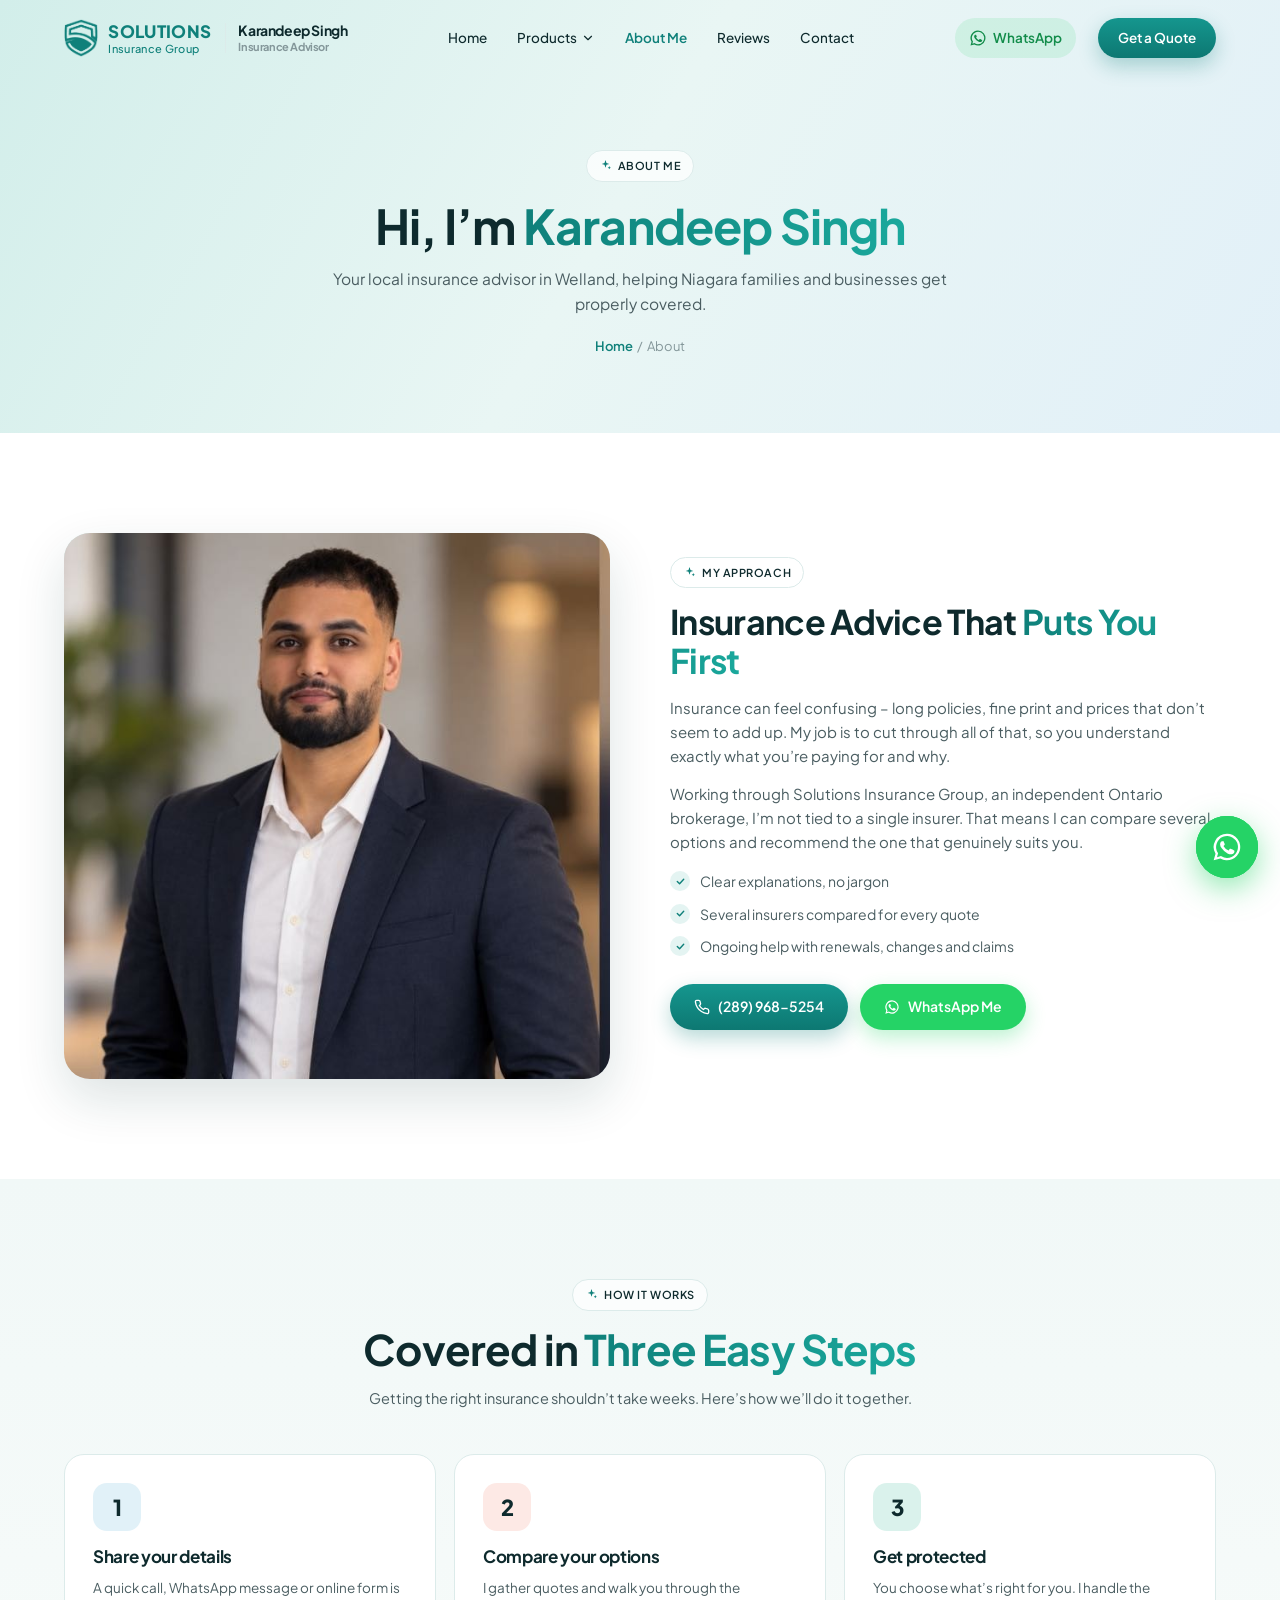
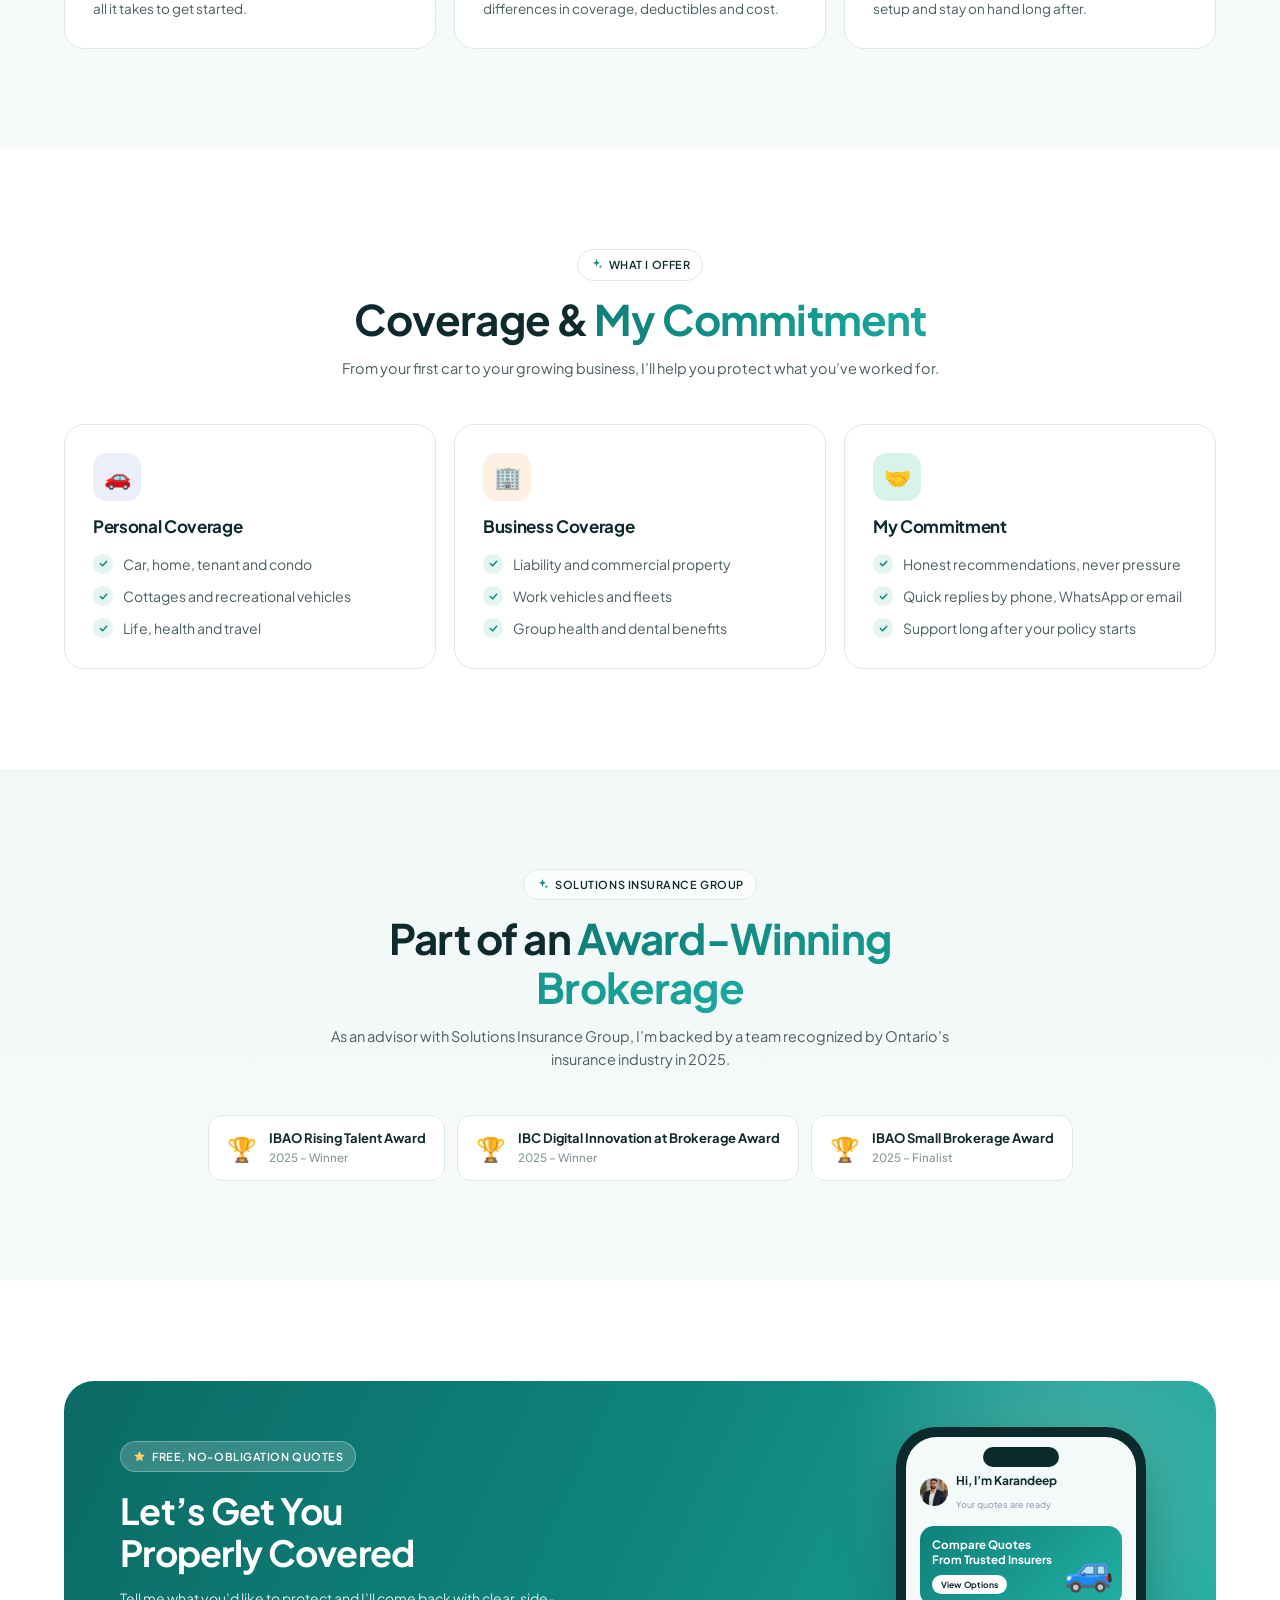
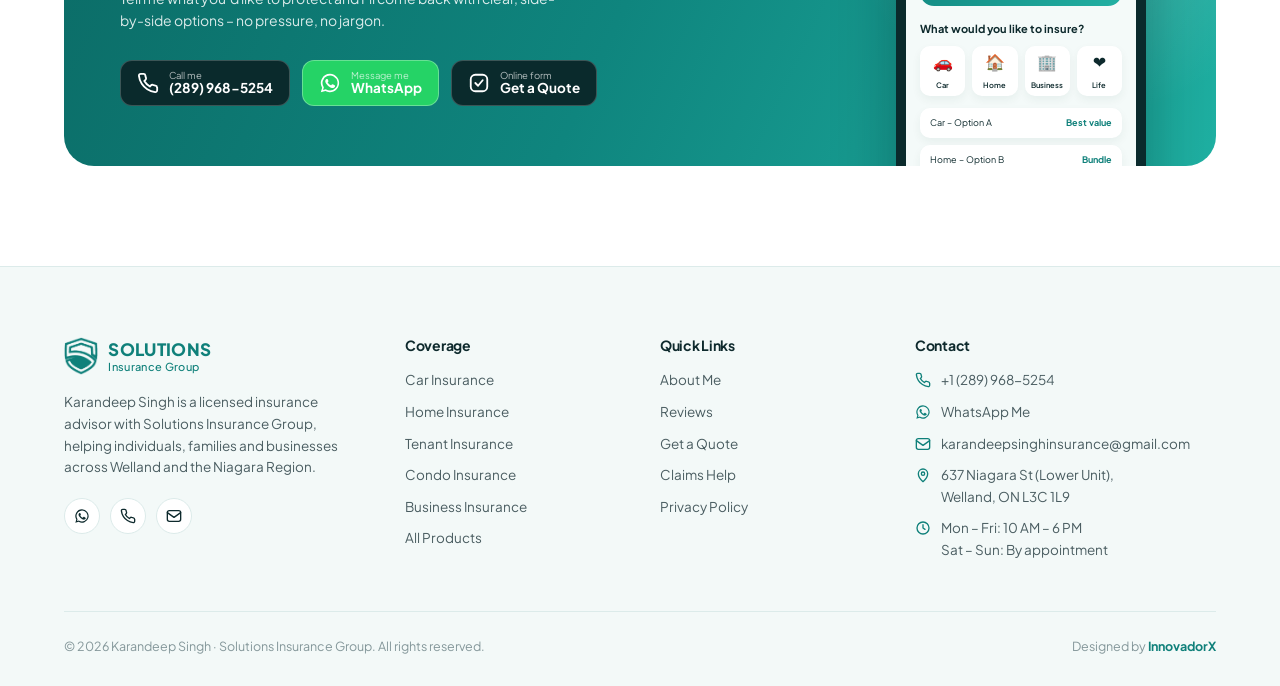
<file: about.html>
<!DOCTYPE html>
<html lang="en">
<head>
<meta charset="UTF-8">
<meta name="viewport" content="width=device-width, initial-scale=1, viewport-fit=cover">
<title>About Karandeep Singh | Insurance Advisor in Welland</title>
<meta name="description" content="Meet Karandeep Singh, a licensed insurance advisor with Solutions Insurance Group in Welland, Ontario.">
<link rel="icon" type="image/png" href="images/favicon.png">
<link rel="preconnect" href="https://fonts.googleapis.com">
<link rel="preconnect" href="https://fonts.gstatic.com" crossorigin>
<link href="https://fonts.googleapis.com/css2?family=Plus+Jakarta+Sans:wght@400;500;600;700;800&display=swap" rel="stylesheet">
<link rel="stylesheet" href="assets/style.css">
</head>
<body>
<header class="site-header" id="header">
  <div class="container nav">
    <a href="index.html" class="logo" aria-label="Karandeep Singh – Solutions Insurance Group, home"><img src="images/mark-teal.png" alt="" width="36" height="40"><span class="logo-text"><b>SOLUTIONS</b><span>Insurance Group</span></span><span class="logo-person"><b>Karandeep Singh</b><span>Insurance Advisor</span></span></a>
    <nav class="nav-links" id="navLinks">
      <a href="index.html">Home</a>
      <div class="has-drop"><button aria-expanded="false">Products <svg viewBox="0 0 24 24" fill="none" stroke="currentColor" stroke-width="2" stroke-linecap="round" stroke-linejoin="round"><path d="M6 9l6 6 6-6"/></svg></button><div class="drop"><div><h5>Vehicle Insurance</h5><a href="car-insurance.html">Car Insurance</a><a href="contact.html?type=ATV%20Insurance#quote">ATV Insurance</a><a href="contact.html?type=Snowmobile%20Insurance#quote">Snowmobile Insurance</a><a href="contact.html?type=Boat%20Insurance#quote">Boat Insurance</a><a href="contact.html?type=Trailer%20Insurance#quote">Trailer Insurance</a></div><div><h5>Property Insurance</h5><a href="home-insurance.html">Home Insurance</a><a href="contact.html?type=Tenant%20%26%20Renters%20Insurance#quote">Tenant & Renters Insurance</a><a href="contact.html?type=Condo%20Insurance#quote">Condo Insurance</a><a href="contact.html?type=Cottage%20%26%20Vacation%20Property#quote">Cottage & Vacation Property</a></div><div><h5>Business Insurance</h5><a href="contact.html?type=Business%20Insurance&for=Restaurants%20%26%20Hospitality#quote">Restaurants & Hospitality</a><a href="contact.html?type=Business%20Insurance&for=Retail%20%26%20Small%20Business#quote">Retail & Small Business</a><a href="contact.html?type=Business%20Insurance&for=Contractors%20%26%20Trades#quote">Contractors & Trades</a><a href="contact.html?type=Business%20Insurance&for=Professional%20Services#quote">Professional Services</a><a href="contact.html?type=Business%20Insurance&for=Transport%20%26%20Logistics#quote">Transport & Logistics</a><a href="contact.html?type=Business%20Insurance&for=Healthcare%20%26%20Wellness#quote">Healthcare & Wellness</a><a href="contact.html?type=Business%20Insurance&for=Manufacturing%20%26%20Warehousing#quote">Manufacturing & Warehousing</a><a href="contact.html?type=Group%20Benefits#quote">Group Benefits</a></div><div class="all"><a href="products.html">View all products →</a><a href="contact.html?type=Claims%20Help#quote">Need help with a claim? →</a></div></div></div>
      <a href="about.html" class="active">About Me</a>
      <a href="index.html#reviews">Reviews</a>
      <a href="contact.html">Contact</a>
    </nav>
    <div class="nav-right">
      <a href="https://wa.me/12899685254?text=Hi%20Karandeep%2C%20I%27d%20like%20to%20ask%20about%20insurance." class="nav-wa" target="_blank" rel="noopener" aria-label="WhatsApp Karandeep"><svg viewBox="0 0 24 24" fill="currentColor"><path d="M12 2a10 10 0 00-8.6 15.1L2 22l5-1.3A10 10 0 1012 2zm0 18.2a8.2 8.2 0 01-4.2-1.2l-.3-.2-3 .8.8-2.9-.2-.3A8.2 8.2 0 1112 20.2zm4.5-6.1c-.2-.1-1.5-.7-1.7-.8s-.4-.1-.6.1-.7.8-.8 1-.3.2-.5.1a6.7 6.7 0 01-3.3-2.9c-.3-.4.2-.4.7-1.4.1-.2 0-.3 0-.4l-.8-1.8c-.2-.5-.4-.4-.6-.4h-.5a1 1 0 00-.7.3 3 3 0 00-.9 2.2 5.2 5.2 0 001.1 2.7 11.8 11.8 0 004.5 4c1.7.7 2.3.8 3.2.6a2.7 2.7 0 001.8-1.3 2.2 2.2 0 00.1-1.3c0-.1-.2-.2-.5-.3z"/></svg><span>WhatsApp</span></a>
      <a href="contact.html#quote" class="btn btn-primary">Get a Quote</a>
      <button class="menu-btn" id="menuBtn" aria-label="Open menu" aria-expanded="false"><svg viewBox="0 0 24 24" fill="none" stroke="currentColor" stroke-width="2" stroke-linecap="round"><path d="M4 7h16M4 12h16M4 17h16"/></svg></button>
    </div>
  </div>
</header>
<main id="top">
<section class="page-hero"><div class="container">
  <span class="badge"><svg viewBox="0 0 24 24" fill="currentColor"><path d="M12 2l1.8 5.2L19 9l-5.2 1.8L12 16l-1.8-5.2L5 9l5.2-1.8L12 2zm7 11l.9 2.1L22 16l-2.1.9L19 19l-.9-2.1L16 16l2.1-.9L19 13z"/></svg>About me</span>
  <h1 class="hero-anim">Hi, I’m <span class="accent">Karandeep Singh</span></h1>
  <p>Your local insurance advisor in Welland, helping Niagara families and businesses get properly covered.</p>
  <div class="crumb"><a href="index.html">Home</a> &nbsp;/&nbsp; About</div>
</div></section>
<section class="sec">
  <div class="container split">
    <div class="ph "><img src="images/karandeep.jpg" alt="Karandeep Singh" loading="lazy" onerror="this.parentNode.classList.add('noimg')"><span class="ph-label"></span></div>
    <div class="prose">
      <span class="badge"><svg viewBox="0 0 24 24" fill="currentColor"><path d="M12 2l1.8 5.2L19 9l-5.2 1.8L12 16l-1.8-5.2L5 9l5.2-1.8L12 2zm7 11l.9 2.1L22 16l-2.1.9L19 19l-.9-2.1L16 16l2.1-.9L19 13z"/></svg>My approach</span>
      <h2>Insurance Advice That <span class="accent">Puts You First</span></h2>
      <!-- EDIT: add Karandeep's own story here – experience, languages, community involvement -->
      <p>Insurance can feel confusing – long policies, fine print and prices that don’t seem to add up. My job is to cut through all of that, so you understand exactly what you’re paying for and why.</p>
      <p>Working through Solutions Insurance Group, an independent Ontario brokerage, I’m not tied to a single insurer. That means I can compare several options and recommend the one that genuinely suits you.</p>
      <ul class="ticks"><li>Clear explanations, no jargon</li><li>Several insurers compared for every quote</li><li>Ongoing help with renewals, changes and claims</li></ul>
      <div class="hero-cta" style="margin-top:26px"><a href="tel:+12899685254" class="btn btn-primary"><svg viewBox="0 0 24 24" fill="none" stroke="currentColor" stroke-width="2" stroke-linecap="round" stroke-linejoin="round"><path d="M22 16.9v3a2 2 0 01-2.2 2 19.8 19.8 0 01-8.6-3.1 19.5 19.5 0 01-6-6A19.8 19.8 0 012.1 4.2 2 2 0 014.1 2h3a2 2 0 012 1.7c.1.9.4 1.8.7 2.7a2 2 0 01-.5 2.1L8 9.8a16 16 0 006 6l1.3-1.3a2 2 0 012.1-.4c.9.3 1.8.6 2.7.7a2 2 0 011.7 2z"/></svg>(289) 968-5254</a><a href="https://wa.me/12899685254?text=Hi%20Karandeep%2C%20I%27d%20like%20to%20ask%20about%20insurance." target="_blank" rel="noopener" class="btn btn-wa"><svg viewBox="0 0 24 24" fill="currentColor"><path d="M12 2a10 10 0 00-8.6 15.1L2 22l5-1.3A10 10 0 1012 2zm0 18.2a8.2 8.2 0 01-4.2-1.2l-.3-.2-3 .8.8-2.9-.2-.3A8.2 8.2 0 1112 20.2zm4.5-6.1c-.2-.1-1.5-.7-1.7-.8s-.4-.1-.6.1-.7.8-.8 1-.3.2-.5.1a6.7 6.7 0 01-3.3-2.9c-.3-.4.2-.4.7-1.4.1-.2 0-.3 0-.4l-.8-1.8c-.2-.5-.4-.4-.6-.4h-.5a1 1 0 00-.7.3 3 3 0 00-.9 2.2 5.2 5.2 0 001.1 2.7 11.8 11.8 0 004.5 4c1.7.7 2.3.8 3.2.6a2.7 2.7 0 001.8-1.3 2.2 2.2 0 00.1-1.3c0-.1-.2-.2-.5-.3z"/></svg>WhatsApp Me</a></div>
    </div>
  </div>
</section>

<section class="sec soft">
  <div class="container">
    <div class="sec-head-center">
      <span class="badge"><svg viewBox="0 0 24 24" fill="currentColor"><path d="M12 2l1.8 5.2L19 9l-5.2 1.8L12 16l-1.8-5.2L5 9l5.2-1.8L12 2zm7 11l.9 2.1L22 16l-2.1.9L19 19l-.9-2.1L16 16l2.1-.9L19 13z"/></svg>How it works</span>
      <h2>Covered in <span class="accent">Three Easy Steps</span></h2>
      <p>Getting the right insurance shouldn’t take weeks. Here’s how we’ll do it together.</p>
    </div>
    <div class="cards-3">
      <div class="card"><div class="ico bg-blue">1</div><h3>Share your details</h3><p>A quick call, WhatsApp message or online form is all it takes to get started.</p></div>
      <div class="card"><div class="ico bg-pink">2</div><h3>Compare your options</h3><p>I gather quotes and walk you through the differences in coverage, deductibles and cost.</p></div>
      <div class="card"><div class="ico bg-mint">3</div><h3>Get protected</h3><p>You choose what’s right for you. I handle the setup and stay on hand long after.</p></div>
    </div>
  </div>
</section>

<section class="sec">
  <div class="container">
    <div class="sec-head-center">
      <span class="badge"><svg viewBox="0 0 24 24" fill="currentColor"><path d="M12 2l1.8 5.2L19 9l-5.2 1.8L12 16l-1.8-5.2L5 9l5.2-1.8L12 2zm7 11l.9 2.1L22 16l-2.1.9L19 19l-.9-2.1L16 16l2.1-.9L19 13z"/></svg>What I offer</span>
      <h2>Coverage &amp; <span class="accent">My Commitment</span></h2>
      <p>From your first car to your growing business, I’ll help you protect what you’ve worked for.</p>
    </div>
    <div class="cards-3">
      <div class="card"><div class="ico bg-lilac">🚗</div><h3>Personal Coverage</h3><ul class="ticks"><li>Car, home, tenant and condo</li><li>Cottages and recreational vehicles</li><li>Life, health and travel</li></ul></div>
      <div class="card"><div class="ico bg-peach">🏢</div><h3>Business Coverage</h3><ul class="ticks"><li>Liability and commercial property</li><li>Work vehicles and fleets</li><li>Group health and dental benefits</li></ul></div>
      <div class="card"><div class="ico bg-mint">🤝</div><h3>My Commitment</h3><ul class="ticks"><li>Honest recommendations, never pressure</li><li>Quick replies by phone, WhatsApp or email</li><li>Support long after your policy starts</li></ul></div>
    </div>
  </div>
</section>

<section class="sec soft">
  <div class="container">
    <div class="sec-head-center">
      <span class="badge"><svg viewBox="0 0 24 24" fill="currentColor"><path d="M12 2l1.8 5.2L19 9l-5.2 1.8L12 16l-1.8-5.2L5 9l5.2-1.8L12 2zm7 11l.9 2.1L22 16l-2.1.9L19 19l-.9-2.1L16 16l2.1-.9L19 13z"/></svg>Solutions Insurance Group</span>
      <h2>Part of an <span class="accent">Award-Winning Brokerage</span></h2>
      <p>As an advisor with Solutions Insurance Group, I’m backed by a team recognized by Ontario’s insurance industry in 2025.</p>
    </div>
    <div class="awards"><div class="award"><span class="t">🏆</span><span>IBAO Rising Talent Award<small>2025 – Winner</small></span></div><div class="award"><span class="t">🏆</span><span>IBC Digital Innovation at Brokerage Award<small>2025 – Winner</small></span></div><div class="award"><span class="t">🏆</span><span>IBAO Small Brokerage Award<small>2025 – Finalist</small></span></div></div>
  </div>
</section>
<section class="cta">
  <div class="container">
    <div class="cta-box">
      <div class="cta-copy">
        <span class="badge"><svg viewBox="0 0 24 24" fill="currentColor"><path d="M12 2l3 6.3 6.9.9-5 4.8 1.2 6.9L12 17.6 5.9 20.9 7.1 14l-5-4.8 6.9-.9L12 2z"/></svg>Free, no-obligation quotes</span>
        <h2>Let’s Get You <br>Properly Covered</h2>
        <p>Tell me what you’d like to protect and I’ll come back with clear, side-by-side options – no pressure, no jargon.</p>
        <div class="cta-btns">
          <a href="tel:+12899685254" class="store"><svg viewBox="0 0 24 24" fill="none" stroke="currentColor" stroke-width="2" stroke-linecap="round" stroke-linejoin="round"><path d="M22 16.9v3a2 2 0 01-2.2 2 19.8 19.8 0 01-8.6-3.1 19.5 19.5 0 01-6-6A19.8 19.8 0 012.1 4.2 2 2 0 014.1 2h3a2 2 0 012 1.7c.1.9.4 1.8.7 2.7a2 2 0 01-.5 2.1L8 9.8a16 16 0 006 6l1.3-1.3a2 2 0 012.1-.4c.9.3 1.8.6 2.7.7a2 2 0 011.7 2z"/></svg><span><small>Call me</small><b>(289) 968-5254</b></span></a>
          <a href="https://wa.me/12899685254?text=Hi%20Karandeep%2C%20I%27d%20like%20to%20ask%20about%20insurance." target="_blank" rel="noopener" class="store wa"><svg viewBox="0 0 24 24" fill="currentColor"><path d="M12 2a10 10 0 00-8.6 15.1L2 22l5-1.3A10 10 0 1012 2zm0 18.2a8.2 8.2 0 01-4.2-1.2l-.3-.2-3 .8.8-2.9-.2-.3A8.2 8.2 0 1112 20.2zm4.5-6.1c-.2-.1-1.5-.7-1.7-.8s-.4-.1-.6.1-.7.8-.8 1-.3.2-.5.1a6.7 6.7 0 01-3.3-2.9c-.3-.4.2-.4.7-1.4.1-.2 0-.3 0-.4l-.8-1.8c-.2-.5-.4-.4-.6-.4h-.5a1 1 0 00-.7.3 3 3 0 00-.9 2.2 5.2 5.2 0 001.1 2.7 11.8 11.8 0 004.5 4c1.7.7 2.3.8 3.2.6a2.7 2.7 0 001.8-1.3 2.2 2.2 0 00.1-1.3c0-.1-.2-.2-.5-.3z"/></svg><span><small>Message me</small><b>WhatsApp</b></span></a>
          <a href="contact.html#quote" class="store"><svg viewBox="0 0 24 24" fill="none" stroke="currentColor" stroke-width="2" stroke-linecap="round" stroke-linejoin="round"><rect x="3" y="3" width="18" height="18" rx="5"/><path d="M8 12l3 3 5-6"/></svg><span><small>Online form</small><b>Get a Quote</b></span></a>
        </div>
      </div>
      <div class="phone" aria-hidden="true">
        <div class="screen">
          <div class="scr-top"><div class="scr-av"></div><div><b>Hi, I’m Karandeep</b><small>Your quotes are ready</small></div></div>
          <div class="scr-promo"><b>Compare Quotes From Trusted Insurers</b><span class="go">View Options</span><span class="emo">🚙</span></div>
          <div class="scr-h">What would you like to insure?</div>
          <div class="scr-grid"><div><span>🚗</span>Car</div><div><span>🏠</span>Home</div><div><span>🏢</span>Business</div><div><span>❤️</span>Life</div></div>
          <div class="scr-list"><div><span>Car – Option A</span><b>Best value</b></div><div><span>Home – Option B</span><b>Bundle</b></div></div>
        </div>
      </div>
    </div>
  </div>
</section>
</main>
<footer class="footer">
  <div class="container">
    <div class="f-grid">
      <div class="f-about">
        <a href="index.html" class="logo"><img src="images/mark-teal.png" alt="" width="36" height="40"><span class="logo-text"><b>SOLUTIONS</b><span>Insurance Group</span></span><span class="logo-person"><b>Karandeep Singh</b><span>Insurance Advisor</span></span></a>
        <p>Karandeep Singh is a licensed insurance advisor with Solutions Insurance Group, helping individuals, families and businesses across Welland and the Niagara Region.</p>
        <div class="socials">
          <a href="https://wa.me/12899685254?text=Hi%20Karandeep%2C%20I%27d%20like%20to%20ask%20about%20insurance." aria-label="WhatsApp" target="_blank" rel="noopener" class="wa"><svg viewBox="0 0 24 24" fill="currentColor"><path d="M12 2a10 10 0 00-8.6 15.1L2 22l5-1.3A10 10 0 1012 2zm0 18.2a8.2 8.2 0 01-4.2-1.2l-.3-.2-3 .8.8-2.9-.2-.3A8.2 8.2 0 1112 20.2zm4.5-6.1c-.2-.1-1.5-.7-1.7-.8s-.4-.1-.6.1-.7.8-.8 1-.3.2-.5.1a6.7 6.7 0 01-3.3-2.9c-.3-.4.2-.4.7-1.4.1-.2 0-.3 0-.4l-.8-1.8c-.2-.5-.4-.4-.6-.4h-.5a1 1 0 00-.7.3 3 3 0 00-.9 2.2 5.2 5.2 0 001.1 2.7 11.8 11.8 0 004.5 4c1.7.7 2.3.8 3.2.6a2.7 2.7 0 001.8-1.3 2.2 2.2 0 00.1-1.3c0-.1-.2-.2-.5-.3z"/></svg></a>
          <a href="tel:+12899685254" aria-label="Call"><svg viewBox="0 0 24 24" fill="none" stroke="currentColor" stroke-width="2" stroke-linecap="round" stroke-linejoin="round"><path d="M22 16.9v3a2 2 0 01-2.2 2 19.8 19.8 0 01-8.6-3.1 19.5 19.5 0 01-6-6A19.8 19.8 0 012.1 4.2 2 2 0 014.1 2h3a2 2 0 012 1.7c.1.9.4 1.8.7 2.7a2 2 0 01-.5 2.1L8 9.8a16 16 0 006 6l1.3-1.3a2 2 0 012.1-.4c.9.3 1.8.6 2.7.7a2 2 0 011.7 2z"/></svg></a>
          <a href="mailto:karandeepsinghinsurance@gmail.com" aria-label="Email"><svg viewBox="0 0 24 24" fill="none" stroke="currentColor" stroke-width="2" stroke-linecap="round" stroke-linejoin="round"><rect x="2" y="4" width="20" height="16" rx="3"/><path d="M2 7l10 7 10-7"/></svg></a>
        </div>
      </div>
      <div>
        <h4>Coverage</h4>
        <ul><li><a href="car-insurance.html">Car Insurance</a></li><li><a href="home-insurance.html">Home Insurance</a></li><li><a href="contact.html?type=Tenant%20%26%20Renters%20Insurance#quote">Tenant Insurance</a></li><li><a href="contact.html?type=Condo%20Insurance#quote">Condo Insurance</a></li><li><a href="products.html#business-insurance">Business Insurance</a></li><li><a href="products.html">All Products</a></li></ul>
      </div>
      <div>
        <h4>Quick Links</h4>
        <ul><li><a href="about.html">About Me</a></li><li><a href="index.html#reviews">Reviews</a></li><li><a href="contact.html#quote">Get a Quote</a></li><li><a href="contact.html?type=Claims%20Help#quote">Claims Help</a></li><li><a href="privacy.html">Privacy Policy</a></li></ul>
      </div>
      <div>
        <h4>Contact</h4>
        <ul class="f-contact">
          <li><svg viewBox="0 0 24 24" fill="none" stroke="currentColor" stroke-width="2" stroke-linecap="round" stroke-linejoin="round"><path d="M22 16.9v3a2 2 0 01-2.2 2 19.8 19.8 0 01-8.6-3.1 19.5 19.5 0 01-6-6A19.8 19.8 0 012.1 4.2 2 2 0 014.1 2h3a2 2 0 012 1.7c.1.9.4 1.8.7 2.7a2 2 0 01-.5 2.1L8 9.8a16 16 0 006 6l1.3-1.3a2 2 0 012.1-.4c.9.3 1.8.6 2.7.7a2 2 0 011.7 2z"/></svg><a href="tel:+12899685254">+1 (289) 968-5254</a></li>
          <li><svg viewBox="0 0 24 24" fill="currentColor"><path d="M12 2a10 10 0 00-8.6 15.1L2 22l5-1.3A10 10 0 1012 2zm0 18.2a8.2 8.2 0 01-4.2-1.2l-.3-.2-3 .8.8-2.9-.2-.3A8.2 8.2 0 1112 20.2zm4.5-6.1c-.2-.1-1.5-.7-1.7-.8s-.4-.1-.6.1-.7.8-.8 1-.3.2-.5.1a6.7 6.7 0 01-3.3-2.9c-.3-.4.2-.4.7-1.4.1-.2 0-.3 0-.4l-.8-1.8c-.2-.5-.4-.4-.6-.4h-.5a1 1 0 00-.7.3 3 3 0 00-.9 2.2 5.2 5.2 0 001.1 2.7 11.8 11.8 0 004.5 4c1.7.7 2.3.8 3.2.6a2.7 2.7 0 001.8-1.3 2.2 2.2 0 00.1-1.3c0-.1-.2-.2-.5-.3z"/></svg><a href="https://wa.me/12899685254?text=Hi%20Karandeep%2C%20I%27d%20like%20to%20ask%20about%20insurance." target="_blank" rel="noopener">WhatsApp Me</a></li>
          <li><svg viewBox="0 0 24 24" fill="none" stroke="currentColor" stroke-width="2" stroke-linecap="round" stroke-linejoin="round"><rect x="2" y="4" width="20" height="16" rx="3"/><path d="M2 7l10 7 10-7"/></svg><a href="mailto:karandeepsinghinsurance@gmail.com">karandeepsinghinsurance@gmail.com</a></li>
          <li><svg viewBox="0 0 24 24" fill="none" stroke="currentColor" stroke-width="2" stroke-linecap="round" stroke-linejoin="round"><path d="M12 22s7-6.2 7-12a7 7 0 10-14 0c0 5.8 7 12 7 12z"/><circle cx="12" cy="10" r="2.5"/></svg><a href="https://www.google.com/maps/search/?api=1&query=637+Niagara+St+Welland+ON+L3C+1L9" target="_blank" rel="noopener">637 Niagara St (Lower Unit),<br>Welland, ON L3C 1L9</a></li>
          <li><svg viewBox="0 0 24 24" fill="none" stroke="currentColor" stroke-width="2" stroke-linecap="round" stroke-linejoin="round"><circle cx="12" cy="12" r="9"/><path d="M12 7v5l3 2"/></svg><span>Mon – Fri: 10 AM – 6 PM<br>Sat – Sun: By appointment</span></li>
        </ul>
      </div>
    </div>
    <div class="f-bottom">
      <span>© <span id="yr">2026</span> Karandeep Singh · Solutions Insurance Group. All rights reserved.</span>
      <span class="credit">Designed by <a href="https://innovadorx.com/" target="_blank" rel="noopener">InnovadorX</a></span>
    </div>
  </div>
</footer>
<a href="https://wa.me/12899685254?text=Hi%20Karandeep%2C%20I%27d%20like%20to%20ask%20about%20insurance." class="wa-float" target="_blank" rel="noopener" aria-label="Chat with Karandeep on WhatsApp"><svg viewBox="0 0 24 24" fill="currentColor"><path d="M12 2a10 10 0 00-8.6 15.1L2 22l5-1.3A10 10 0 1012 2zm0 18.2a8.2 8.2 0 01-4.2-1.2l-.3-.2-3 .8.8-2.9-.2-.3A8.2 8.2 0 1112 20.2zm4.5-6.1c-.2-.1-1.5-.7-1.7-.8s-.4-.1-.6.1-.7.8-.8 1-.3.2-.5.1a6.7 6.7 0 01-3.3-2.9c-.3-.4.2-.4.7-1.4.1-.2 0-.3 0-.4l-.8-1.8c-.2-.5-.4-.4-.6-.4h-.5a1 1 0 00-.7.3 3 3 0 00-.9 2.2 5.2 5.2 0 001.1 2.7 11.8 11.8 0 004.5 4c1.7.7 2.3.8 3.2.6a2.7 2.7 0 001.8-1.3 2.2 2.2 0 00.1-1.3c0-.1-.2-.2-.5-.3z"/></svg><span class="wa-tip">Chat on WhatsApp</span></a>
<script src="assets/main.js"></script>
</body>
</html>
</file>
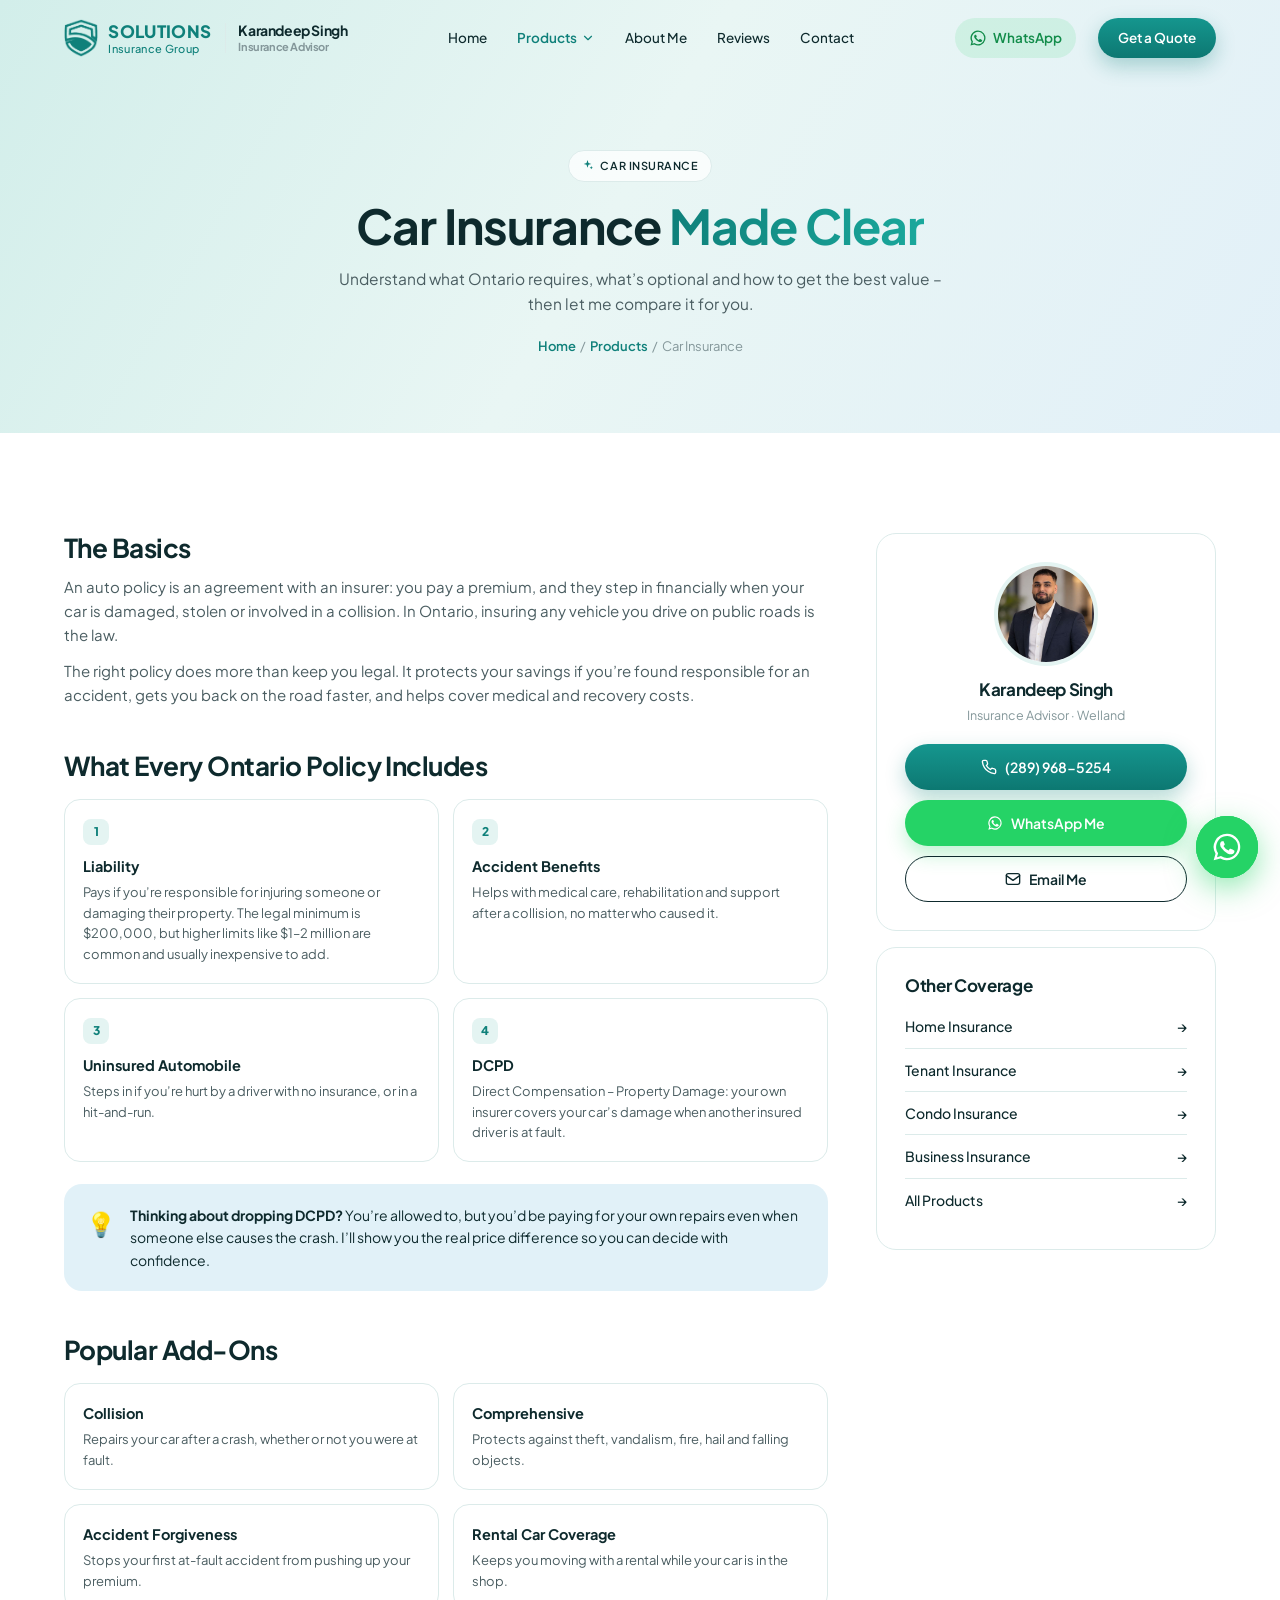
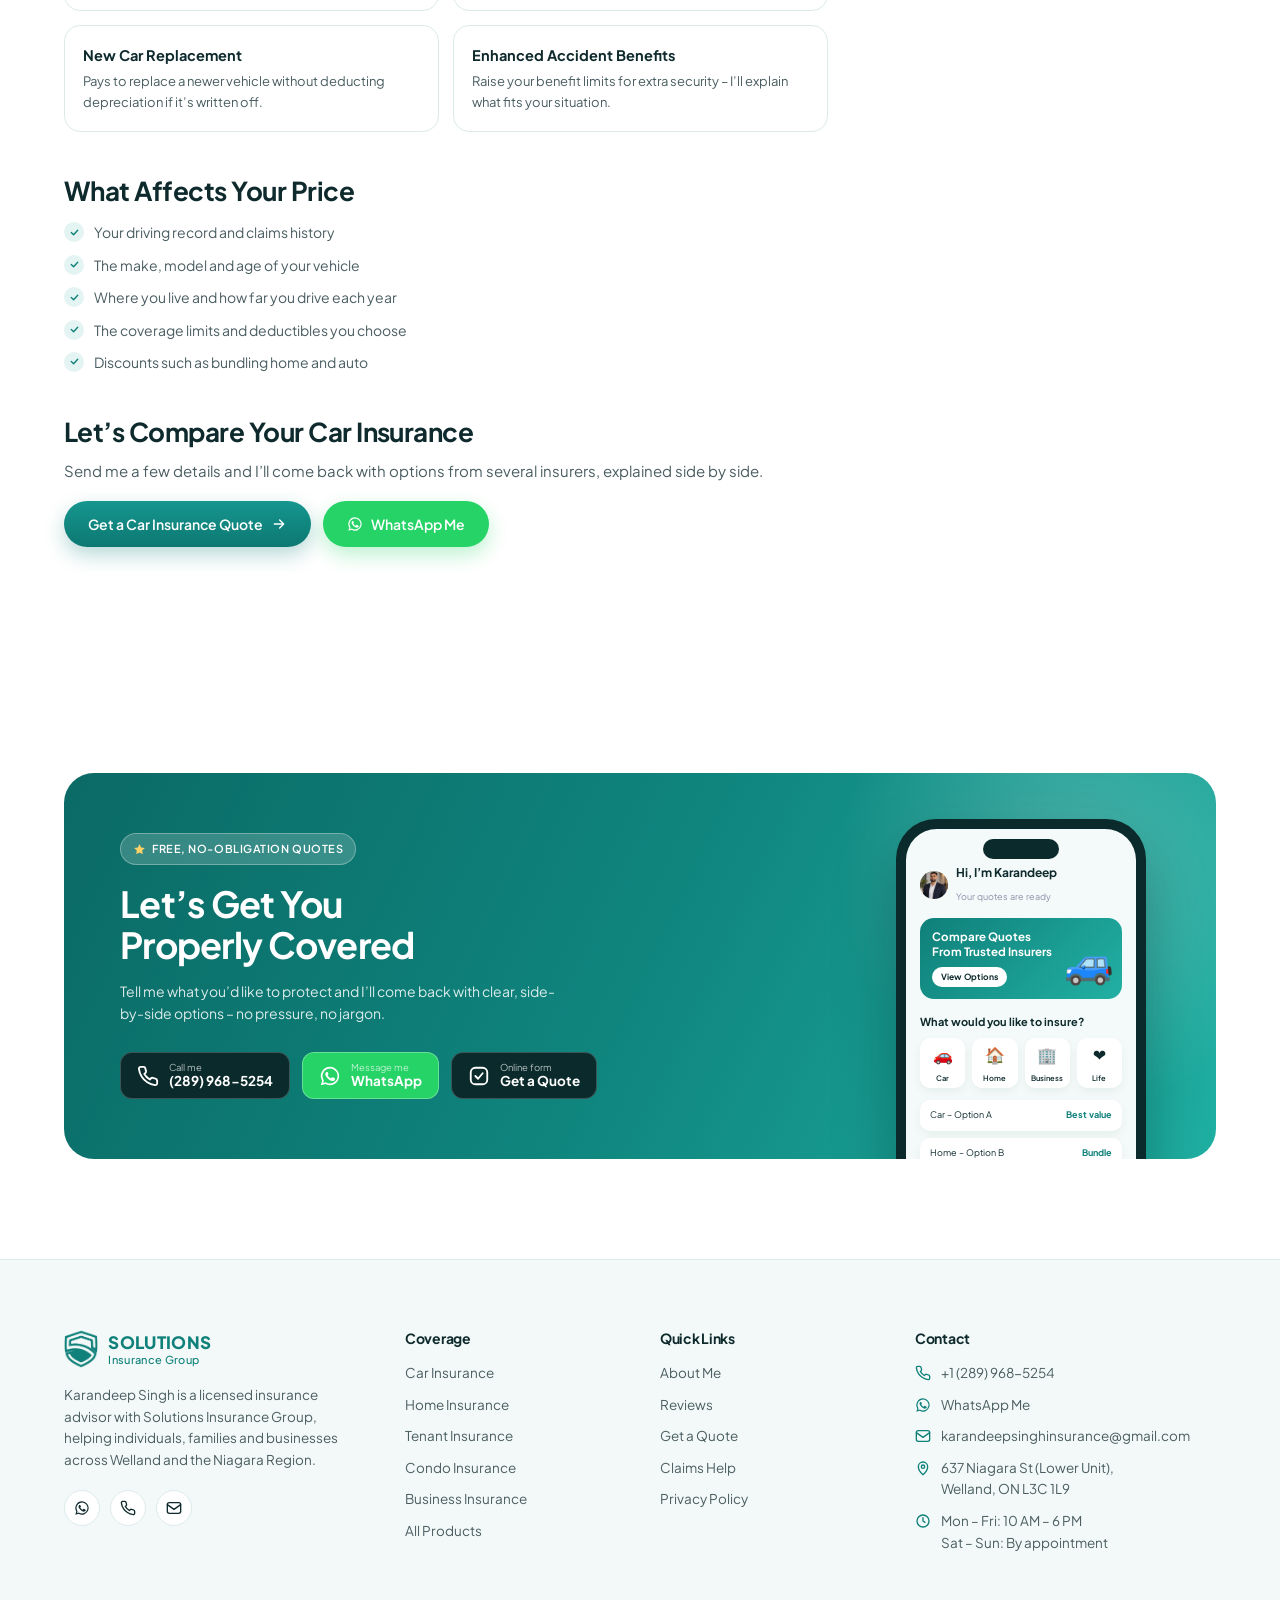
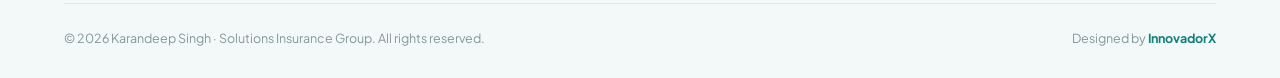
<file: car-insurance.html>
<!DOCTYPE html>
<html lang="en">
<head>
<meta charset="UTF-8">
<meta name="viewport" content="width=device-width, initial-scale=1, viewport-fit=cover">
<title>Car Insurance in Welland, Ontario | Karandeep Singh</title>
<meta name="description" content="Ontario car insurance explained in plain language – required coverage, DCPD, popular add-ons and free quotes.">
<link rel="icon" type="image/png" href="images/favicon.png">
<link rel="preconnect" href="https://fonts.googleapis.com">
<link rel="preconnect" href="https://fonts.gstatic.com" crossorigin>
<link href="https://fonts.googleapis.com/css2?family=Plus+Jakarta+Sans:wght@400;500;600;700;800&display=swap" rel="stylesheet">
<link rel="stylesheet" href="assets/style.css">
</head>
<body>
<header class="site-header" id="header">
  <div class="container nav">
    <a href="index.html" class="logo" aria-label="Karandeep Singh – Solutions Insurance Group, home"><img src="images/mark-teal.png" alt="" width="36" height="40"><span class="logo-text"><b>SOLUTIONS</b><span>Insurance Group</span></span><span class="logo-person"><b>Karandeep Singh</b><span>Insurance Advisor</span></span></a>
    <nav class="nav-links" id="navLinks">
      <a href="index.html">Home</a>
      <div class="has-drop active"><button aria-expanded="false">Products <svg viewBox="0 0 24 24" fill="none" stroke="currentColor" stroke-width="2" stroke-linecap="round" stroke-linejoin="round"><path d="M6 9l6 6 6-6"/></svg></button><div class="drop"><div><h5>Vehicle Insurance</h5><a href="car-insurance.html">Car Insurance</a><a href="contact.html?type=ATV%20Insurance#quote">ATV Insurance</a><a href="contact.html?type=Snowmobile%20Insurance#quote">Snowmobile Insurance</a><a href="contact.html?type=Boat%20Insurance#quote">Boat Insurance</a><a href="contact.html?type=Trailer%20Insurance#quote">Trailer Insurance</a></div><div><h5>Property Insurance</h5><a href="home-insurance.html">Home Insurance</a><a href="contact.html?type=Tenant%20%26%20Renters%20Insurance#quote">Tenant & Renters Insurance</a><a href="contact.html?type=Condo%20Insurance#quote">Condo Insurance</a><a href="contact.html?type=Cottage%20%26%20Vacation%20Property#quote">Cottage & Vacation Property</a></div><div><h5>Business Insurance</h5><a href="contact.html?type=Business%20Insurance&for=Restaurants%20%26%20Hospitality#quote">Restaurants & Hospitality</a><a href="contact.html?type=Business%20Insurance&for=Retail%20%26%20Small%20Business#quote">Retail & Small Business</a><a href="contact.html?type=Business%20Insurance&for=Contractors%20%26%20Trades#quote">Contractors & Trades</a><a href="contact.html?type=Business%20Insurance&for=Professional%20Services#quote">Professional Services</a><a href="contact.html?type=Business%20Insurance&for=Transport%20%26%20Logistics#quote">Transport & Logistics</a><a href="contact.html?type=Business%20Insurance&for=Healthcare%20%26%20Wellness#quote">Healthcare & Wellness</a><a href="contact.html?type=Business%20Insurance&for=Manufacturing%20%26%20Warehousing#quote">Manufacturing & Warehousing</a><a href="contact.html?type=Group%20Benefits#quote">Group Benefits</a></div><div class="all"><a href="products.html">View all products →</a><a href="contact.html?type=Claims%20Help#quote">Need help with a claim? →</a></div></div></div>
      <a href="about.html">About Me</a>
      <a href="index.html#reviews">Reviews</a>
      <a href="contact.html">Contact</a>
    </nav>
    <div class="nav-right">
      <a href="https://wa.me/12899685254?text=Hi%20Karandeep%2C%20I%27d%20like%20to%20ask%20about%20insurance." class="nav-wa" target="_blank" rel="noopener" aria-label="WhatsApp Karandeep"><svg viewBox="0 0 24 24" fill="currentColor"><path d="M12 2a10 10 0 00-8.6 15.1L2 22l5-1.3A10 10 0 1012 2zm0 18.2a8.2 8.2 0 01-4.2-1.2l-.3-.2-3 .8.8-2.9-.2-.3A8.2 8.2 0 1112 20.2zm4.5-6.1c-.2-.1-1.5-.7-1.7-.8s-.4-.1-.6.1-.7.8-.8 1-.3.2-.5.1a6.7 6.7 0 01-3.3-2.9c-.3-.4.2-.4.7-1.4.1-.2 0-.3 0-.4l-.8-1.8c-.2-.5-.4-.4-.6-.4h-.5a1 1 0 00-.7.3 3 3 0 00-.9 2.2 5.2 5.2 0 001.1 2.7 11.8 11.8 0 004.5 4c1.7.7 2.3.8 3.2.6a2.7 2.7 0 001.8-1.3 2.2 2.2 0 00.1-1.3c0-.1-.2-.2-.5-.3z"/></svg><span>WhatsApp</span></a>
      <a href="contact.html#quote" class="btn btn-primary">Get a Quote</a>
      <button class="menu-btn" id="menuBtn" aria-label="Open menu" aria-expanded="false"><svg viewBox="0 0 24 24" fill="none" stroke="currentColor" stroke-width="2" stroke-linecap="round"><path d="M4 7h16M4 12h16M4 17h16"/></svg></button>
    </div>
  </div>
</header>
<main id="top">
<section class="page-hero"><div class="container">
  <span class="badge"><svg viewBox="0 0 24 24" fill="currentColor"><path d="M12 2l1.8 5.2L19 9l-5.2 1.8L12 16l-1.8-5.2L5 9l5.2-1.8L12 2zm7 11l.9 2.1L22 16l-2.1.9L19 19l-.9-2.1L16 16l2.1-.9L19 13z"/></svg>Car insurance</span>
  <h1 class="hero-anim">Car Insurance <span class="accent">Made Clear</span></h1>
  <p>Understand what Ontario requires, what’s optional and how to get the best value – then let me compare it for you.</p>
  <div class="crumb"><a href="index.html">Home</a> &nbsp;/&nbsp; <a href="products.html">Products</a> &nbsp;/&nbsp; Car Insurance</div>
</div></section>
<section class="sec"><div class="container article">
  <div>
    <h2>The Basics</h2>
    <p>An auto policy is an agreement with an insurer: you pay a premium, and they step in financially when your car is damaged, stolen or involved in a collision. In Ontario, insuring any vehicle you drive on public roads is the law.</p>
    <p>The right policy does more than keep you legal. It protects your savings if you’re found responsible for an accident, gets you back on the road faster, and helps cover medical and recovery costs.</p>

    <h2>What Every Ontario Policy Includes</h2>
    <div class="cov">
      <div><span class="n">1</span><b>Liability</b><p>Pays if you’re responsible for injuring someone or damaging their property. The legal minimum is $200,000, but higher limits like $1–2 million are common and usually inexpensive to add.</p></div>
      <div><span class="n">2</span><b>Accident Benefits</b><p>Helps with medical care, rehabilitation and support after a collision, no matter who caused it.</p></div>
      <div><span class="n">3</span><b>Uninsured Automobile</b><p>Steps in if you’re hurt by a driver with no insurance, or in a hit-and-run.</p></div>
      <div><span class="n">4</span><b>DCPD</b><p>Direct Compensation – Property Damage: your own insurer covers your car’s damage when another insured driver is at fault.</p></div>
    </div>
    <div class="tip"><span class="emo">💡</span><div><b>Thinking about dropping DCPD?</b> You’re allowed to, but you’d be paying for your own repairs even when someone else causes the crash. I’ll show you the real price difference so you can decide with confidence.</div></div>

    <h2>Popular Add-Ons</h2>
    <div class="cov">
      <div><b>Collision</b><p>Repairs your car after a crash, whether or not you were at fault.</p></div>
      <div><b>Comprehensive</b><p>Protects against theft, vandalism, fire, hail and falling objects.</p></div>
      <div><b>Accident Forgiveness</b><p>Stops your first at-fault accident from pushing up your premium.</p></div>
      <div><b>Rental Car Coverage</b><p>Keeps you moving with a rental while your car is in the shop.</p></div>
      <div><b>New Car Replacement</b><p>Pays to replace a newer vehicle without deducting depreciation if it’s written off.</p></div>
      <div><b>Enhanced Accident Benefits</b><p>Raise your benefit limits for extra security – I’ll explain what fits your situation.</p></div>
    </div>

    <h2>What Affects Your Price</h2>
    <ul class="ticks"><li>Your driving record and claims history</li><li>The make, model and age of your vehicle</li><li>Where you live and how far you drive each year</li><li>The coverage limits and deductibles you choose</li><li>Discounts such as bundling home and auto</li></ul>

    <h2>Let’s Compare Your Car Insurance</h2>
    <p>Send me a few details and I’ll come back with options from several insurers, explained side by side.</p>
    <div class="hero-cta" style="margin-top:18px"><a href="contact.html?type=Car%20Insurance#quote" class="btn btn-primary">Get a Car Insurance Quote <svg viewBox="0 0 24 24" fill="none" stroke="currentColor" stroke-width="2" stroke-linecap="round" stroke-linejoin="round"><path d="M5 12h14M13 6l6 6-6 6"/></svg></a><a href="https://wa.me/12899685254?text=Hi%20Karandeep%2C%20I%27d%20like%20to%20ask%20about%20insurance." target="_blank" rel="noopener" class="btn btn-wa"><svg viewBox="0 0 24 24" fill="currentColor"><path d="M12 2a10 10 0 00-8.6 15.1L2 22l5-1.3A10 10 0 1012 2zm0 18.2a8.2 8.2 0 01-4.2-1.2l-.3-.2-3 .8.8-2.9-.2-.3A8.2 8.2 0 1112 20.2zm4.5-6.1c-.2-.1-1.5-.7-1.7-.8s-.4-.1-.6.1-.7.8-.8 1-.3.2-.5.1a6.7 6.7 0 01-3.3-2.9c-.3-.4.2-.4.7-1.4.1-.2 0-.3 0-.4l-.8-1.8c-.2-.5-.4-.4-.6-.4h-.5a1 1 0 00-.7.3 3 3 0 00-.9 2.2 5.2 5.2 0 001.1 2.7 11.8 11.8 0 004.5 4c1.7.7 2.3.8 3.2.6a2.7 2.7 0 001.8-1.3 2.2 2.2 0 00.1-1.3c0-.1-.2-.2-.5-.3z"/></svg>WhatsApp Me</a></div>
  </div>
  <aside class="aside"><div class="card advisor">
  <img src="images/karandeep.jpg" alt="Karandeep Singh">
  <h3>Karandeep Singh</h3><small>Insurance Advisor · Welland</small>
  <a href="tel:+12899685254" class="btn btn-primary"><svg viewBox="0 0 24 24" fill="none" stroke="currentColor" stroke-width="2" stroke-linecap="round" stroke-linejoin="round"><path d="M22 16.9v3a2 2 0 01-2.2 2 19.8 19.8 0 01-8.6-3.1 19.5 19.5 0 01-6-6A19.8 19.8 0 012.1 4.2 2 2 0 014.1 2h3a2 2 0 012 1.7c.1.9.4 1.8.7 2.7a2 2 0 01-.5 2.1L8 9.8a16 16 0 006 6l1.3-1.3a2 2 0 012.1-.4c.9.3 1.8.6 2.7.7a2 2 0 011.7 2z"/></svg>(289) 968-5254</a>
  <a href="https://wa.me/12899685254?text=Hi%20Karandeep%2C%20I%27d%20like%20to%20ask%20about%20insurance." target="_blank" rel="noopener" class="btn btn-wa"><svg viewBox="0 0 24 24" fill="currentColor"><path d="M12 2a10 10 0 00-8.6 15.1L2 22l5-1.3A10 10 0 1012 2zm0 18.2a8.2 8.2 0 01-4.2-1.2l-.3-.2-3 .8.8-2.9-.2-.3A8.2 8.2 0 1112 20.2zm4.5-6.1c-.2-.1-1.5-.7-1.7-.8s-.4-.1-.6.1-.7.8-.8 1-.3.2-.5.1a6.7 6.7 0 01-3.3-2.9c-.3-.4.2-.4.7-1.4.1-.2 0-.3 0-.4l-.8-1.8c-.2-.5-.4-.4-.6-.4h-.5a1 1 0 00-.7.3 3 3 0 00-.9 2.2 5.2 5.2 0 001.1 2.7 11.8 11.8 0 004.5 4c1.7.7 2.3.8 3.2.6a2.7 2.7 0 001.8-1.3 2.2 2.2 0 00.1-1.3c0-.1-.2-.2-.5-.3z"/></svg>WhatsApp Me</a>
  <a href="mailto:karandeepsinghinsurance@gmail.com" class="btn btn-outline"><svg viewBox="0 0 24 24" fill="none" stroke="currentColor" stroke-width="2" stroke-linecap="round" stroke-linejoin="round"><rect x="2" y="4" width="20" height="16" rx="3"/><path d="M2 7l10 7 10-7"/></svg>Email Me</a>
</div><div class="card links-card"><h3>Other Coverage</h3><a href="home-insurance.html">Home Insurance<span>→</span></a><a href="contact.html?type=Tenant%20%26%20Renters%20Insurance#quote">Tenant Insurance<span>→</span></a><a href="contact.html?type=Condo%20Insurance#quote">Condo Insurance<span>→</span></a><a href="products.html#business-insurance">Business Insurance<span>→</span></a><a href="products.html">All Products<span>→</span></a></div></aside>
</div></section>
<section class="cta">
  <div class="container">
    <div class="cta-box">
      <div class="cta-copy">
        <span class="badge"><svg viewBox="0 0 24 24" fill="currentColor"><path d="M12 2l3 6.3 6.9.9-5 4.8 1.2 6.9L12 17.6 5.9 20.9 7.1 14l-5-4.8 6.9-.9L12 2z"/></svg>Free, no-obligation quotes</span>
        <h2>Let’s Get You <br>Properly Covered</h2>
        <p>Tell me what you’d like to protect and I’ll come back with clear, side-by-side options – no pressure, no jargon.</p>
        <div class="cta-btns">
          <a href="tel:+12899685254" class="store"><svg viewBox="0 0 24 24" fill="none" stroke="currentColor" stroke-width="2" stroke-linecap="round" stroke-linejoin="round"><path d="M22 16.9v3a2 2 0 01-2.2 2 19.8 19.8 0 01-8.6-3.1 19.5 19.5 0 01-6-6A19.8 19.8 0 012.1 4.2 2 2 0 014.1 2h3a2 2 0 012 1.7c.1.9.4 1.8.7 2.7a2 2 0 01-.5 2.1L8 9.8a16 16 0 006 6l1.3-1.3a2 2 0 012.1-.4c.9.3 1.8.6 2.7.7a2 2 0 011.7 2z"/></svg><span><small>Call me</small><b>(289) 968-5254</b></span></a>
          <a href="https://wa.me/12899685254?text=Hi%20Karandeep%2C%20I%27d%20like%20to%20ask%20about%20insurance." target="_blank" rel="noopener" class="store wa"><svg viewBox="0 0 24 24" fill="currentColor"><path d="M12 2a10 10 0 00-8.6 15.1L2 22l5-1.3A10 10 0 1012 2zm0 18.2a8.2 8.2 0 01-4.2-1.2l-.3-.2-3 .8.8-2.9-.2-.3A8.2 8.2 0 1112 20.2zm4.5-6.1c-.2-.1-1.5-.7-1.7-.8s-.4-.1-.6.1-.7.8-.8 1-.3.2-.5.1a6.7 6.7 0 01-3.3-2.9c-.3-.4.2-.4.7-1.4.1-.2 0-.3 0-.4l-.8-1.8c-.2-.5-.4-.4-.6-.4h-.5a1 1 0 00-.7.3 3 3 0 00-.9 2.2 5.2 5.2 0 001.1 2.7 11.8 11.8 0 004.5 4c1.7.7 2.3.8 3.2.6a2.7 2.7 0 001.8-1.3 2.2 2.2 0 00.1-1.3c0-.1-.2-.2-.5-.3z"/></svg><span><small>Message me</small><b>WhatsApp</b></span></a>
          <a href="contact.html#quote" class="store"><svg viewBox="0 0 24 24" fill="none" stroke="currentColor" stroke-width="2" stroke-linecap="round" stroke-linejoin="round"><rect x="3" y="3" width="18" height="18" rx="5"/><path d="M8 12l3 3 5-6"/></svg><span><small>Online form</small><b>Get a Quote</b></span></a>
        </div>
      </div>
      <div class="phone" aria-hidden="true">
        <div class="screen">
          <div class="scr-top"><div class="scr-av"></div><div><b>Hi, I’m Karandeep</b><small>Your quotes are ready</small></div></div>
          <div class="scr-promo"><b>Compare Quotes From Trusted Insurers</b><span class="go">View Options</span><span class="emo">🚙</span></div>
          <div class="scr-h">What would you like to insure?</div>
          <div class="scr-grid"><div><span>🚗</span>Car</div><div><span>🏠</span>Home</div><div><span>🏢</span>Business</div><div><span>❤️</span>Life</div></div>
          <div class="scr-list"><div><span>Car – Option A</span><b>Best value</b></div><div><span>Home – Option B</span><b>Bundle</b></div></div>
        </div>
      </div>
    </div>
  </div>
</section>
</main>
<footer class="footer">
  <div class="container">
    <div class="f-grid">
      <div class="f-about">
        <a href="index.html" class="logo"><img src="images/mark-teal.png" alt="" width="36" height="40"><span class="logo-text"><b>SOLUTIONS</b><span>Insurance Group</span></span><span class="logo-person"><b>Karandeep Singh</b><span>Insurance Advisor</span></span></a>
        <p>Karandeep Singh is a licensed insurance advisor with Solutions Insurance Group, helping individuals, families and businesses across Welland and the Niagara Region.</p>
        <div class="socials">
          <a href="https://wa.me/12899685254?text=Hi%20Karandeep%2C%20I%27d%20like%20to%20ask%20about%20insurance." aria-label="WhatsApp" target="_blank" rel="noopener" class="wa"><svg viewBox="0 0 24 24" fill="currentColor"><path d="M12 2a10 10 0 00-8.6 15.1L2 22l5-1.3A10 10 0 1012 2zm0 18.2a8.2 8.2 0 01-4.2-1.2l-.3-.2-3 .8.8-2.9-.2-.3A8.2 8.2 0 1112 20.2zm4.5-6.1c-.2-.1-1.5-.7-1.7-.8s-.4-.1-.6.1-.7.8-.8 1-.3.2-.5.1a6.7 6.7 0 01-3.3-2.9c-.3-.4.2-.4.7-1.4.1-.2 0-.3 0-.4l-.8-1.8c-.2-.5-.4-.4-.6-.4h-.5a1 1 0 00-.7.3 3 3 0 00-.9 2.2 5.2 5.2 0 001.1 2.7 11.8 11.8 0 004.5 4c1.7.7 2.3.8 3.2.6a2.7 2.7 0 001.8-1.3 2.2 2.2 0 00.1-1.3c0-.1-.2-.2-.5-.3z"/></svg></a>
          <a href="tel:+12899685254" aria-label="Call"><svg viewBox="0 0 24 24" fill="none" stroke="currentColor" stroke-width="2" stroke-linecap="round" stroke-linejoin="round"><path d="M22 16.9v3a2 2 0 01-2.2 2 19.8 19.8 0 01-8.6-3.1 19.5 19.5 0 01-6-6A19.8 19.8 0 012.1 4.2 2 2 0 014.1 2h3a2 2 0 012 1.7c.1.9.4 1.8.7 2.7a2 2 0 01-.5 2.1L8 9.8a16 16 0 006 6l1.3-1.3a2 2 0 012.1-.4c.9.3 1.8.6 2.7.7a2 2 0 011.7 2z"/></svg></a>
          <a href="mailto:karandeepsinghinsurance@gmail.com" aria-label="Email"><svg viewBox="0 0 24 24" fill="none" stroke="currentColor" stroke-width="2" stroke-linecap="round" stroke-linejoin="round"><rect x="2" y="4" width="20" height="16" rx="3"/><path d="M2 7l10 7 10-7"/></svg></a>
        </div>
      </div>
      <div>
        <h4>Coverage</h4>
        <ul><li><a href="car-insurance.html">Car Insurance</a></li><li><a href="home-insurance.html">Home Insurance</a></li><li><a href="contact.html?type=Tenant%20%26%20Renters%20Insurance#quote">Tenant Insurance</a></li><li><a href="contact.html?type=Condo%20Insurance#quote">Condo Insurance</a></li><li><a href="products.html#business-insurance">Business Insurance</a></li><li><a href="products.html">All Products</a></li></ul>
      </div>
      <div>
        <h4>Quick Links</h4>
        <ul><li><a href="about.html">About Me</a></li><li><a href="index.html#reviews">Reviews</a></li><li><a href="contact.html#quote">Get a Quote</a></li><li><a href="contact.html?type=Claims%20Help#quote">Claims Help</a></li><li><a href="privacy.html">Privacy Policy</a></li></ul>
      </div>
      <div>
        <h4>Contact</h4>
        <ul class="f-contact">
          <li><svg viewBox="0 0 24 24" fill="none" stroke="currentColor" stroke-width="2" stroke-linecap="round" stroke-linejoin="round"><path d="M22 16.9v3a2 2 0 01-2.2 2 19.8 19.8 0 01-8.6-3.1 19.5 19.5 0 01-6-6A19.8 19.8 0 012.1 4.2 2 2 0 014.1 2h3a2 2 0 012 1.7c.1.9.4 1.8.7 2.7a2 2 0 01-.5 2.1L8 9.8a16 16 0 006 6l1.3-1.3a2 2 0 012.1-.4c.9.3 1.8.6 2.7.7a2 2 0 011.7 2z"/></svg><a href="tel:+12899685254">+1 (289) 968-5254</a></li>
          <li><svg viewBox="0 0 24 24" fill="currentColor"><path d="M12 2a10 10 0 00-8.6 15.1L2 22l5-1.3A10 10 0 1012 2zm0 18.2a8.2 8.2 0 01-4.2-1.2l-.3-.2-3 .8.8-2.9-.2-.3A8.2 8.2 0 1112 20.2zm4.5-6.1c-.2-.1-1.5-.7-1.7-.8s-.4-.1-.6.1-.7.8-.8 1-.3.2-.5.1a6.7 6.7 0 01-3.3-2.9c-.3-.4.2-.4.7-1.4.1-.2 0-.3 0-.4l-.8-1.8c-.2-.5-.4-.4-.6-.4h-.5a1 1 0 00-.7.3 3 3 0 00-.9 2.2 5.2 5.2 0 001.1 2.7 11.8 11.8 0 004.5 4c1.7.7 2.3.8 3.2.6a2.7 2.7 0 001.8-1.3 2.2 2.2 0 00.1-1.3c0-.1-.2-.2-.5-.3z"/></svg><a href="https://wa.me/12899685254?text=Hi%20Karandeep%2C%20I%27d%20like%20to%20ask%20about%20insurance." target="_blank" rel="noopener">WhatsApp Me</a></li>
          <li><svg viewBox="0 0 24 24" fill="none" stroke="currentColor" stroke-width="2" stroke-linecap="round" stroke-linejoin="round"><rect x="2" y="4" width="20" height="16" rx="3"/><path d="M2 7l10 7 10-7"/></svg><a href="mailto:karandeepsinghinsurance@gmail.com">karandeepsinghinsurance@gmail.com</a></li>
          <li><svg viewBox="0 0 24 24" fill="none" stroke="currentColor" stroke-width="2" stroke-linecap="round" stroke-linejoin="round"><path d="M12 22s7-6.2 7-12a7 7 0 10-14 0c0 5.8 7 12 7 12z"/><circle cx="12" cy="10" r="2.5"/></svg><a href="https://www.google.com/maps/search/?api=1&query=637+Niagara+St+Welland+ON+L3C+1L9" target="_blank" rel="noopener">637 Niagara St (Lower Unit),<br>Welland, ON L3C 1L9</a></li>
          <li><svg viewBox="0 0 24 24" fill="none" stroke="currentColor" stroke-width="2" stroke-linecap="round" stroke-linejoin="round"><circle cx="12" cy="12" r="9"/><path d="M12 7v5l3 2"/></svg><span>Mon – Fri: 10 AM – 6 PM<br>Sat – Sun: By appointment</span></li>
        </ul>
      </div>
    </div>
    <div class="f-bottom">
      <span>© <span id="yr">2026</span> Karandeep Singh · Solutions Insurance Group. All rights reserved.</span>
      <span class="credit">Designed by <a href="https://innovadorx.com/" target="_blank" rel="noopener">InnovadorX</a></span>
    </div>
  </div>
</footer>
<a href="https://wa.me/12899685254?text=Hi%20Karandeep%2C%20I%27d%20like%20to%20ask%20about%20insurance." class="wa-float" target="_blank" rel="noopener" aria-label="Chat with Karandeep on WhatsApp"><svg viewBox="0 0 24 24" fill="currentColor"><path d="M12 2a10 10 0 00-8.6 15.1L2 22l5-1.3A10 10 0 1012 2zm0 18.2a8.2 8.2 0 01-4.2-1.2l-.3-.2-3 .8.8-2.9-.2-.3A8.2 8.2 0 1112 20.2zm4.5-6.1c-.2-.1-1.5-.7-1.7-.8s-.4-.1-.6.1-.7.8-.8 1-.3.2-.5.1a6.7 6.7 0 01-3.3-2.9c-.3-.4.2-.4.7-1.4.1-.2 0-.3 0-.4l-.8-1.8c-.2-.5-.4-.4-.6-.4h-.5a1 1 0 00-.7.3 3 3 0 00-.9 2.2 5.2 5.2 0 001.1 2.7 11.8 11.8 0 004.5 4c1.7.7 2.3.8 3.2.6a2.7 2.7 0 001.8-1.3 2.2 2.2 0 00.1-1.3c0-.1-.2-.2-.5-.3z"/></svg><span class="wa-tip">Chat on WhatsApp</span></a>
<script src="assets/main.js"></script>
</body>
</html>
</file>
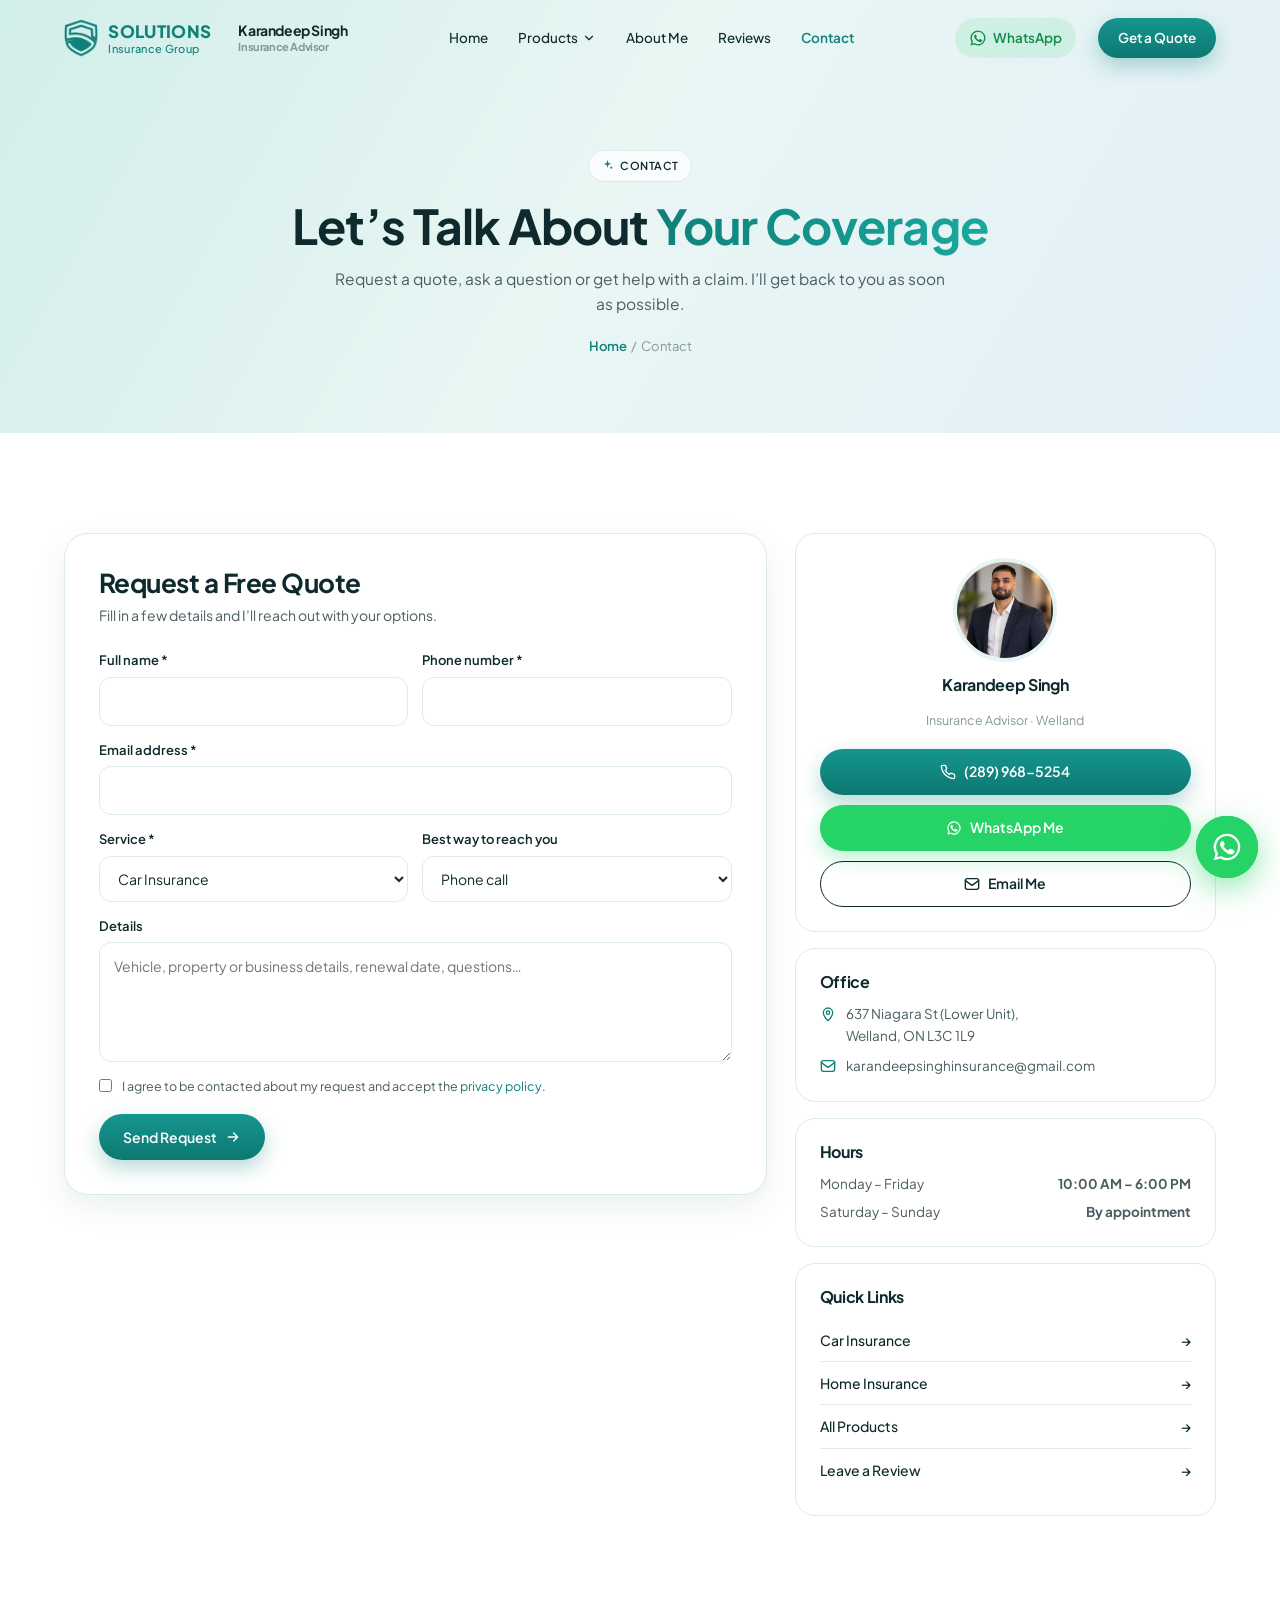
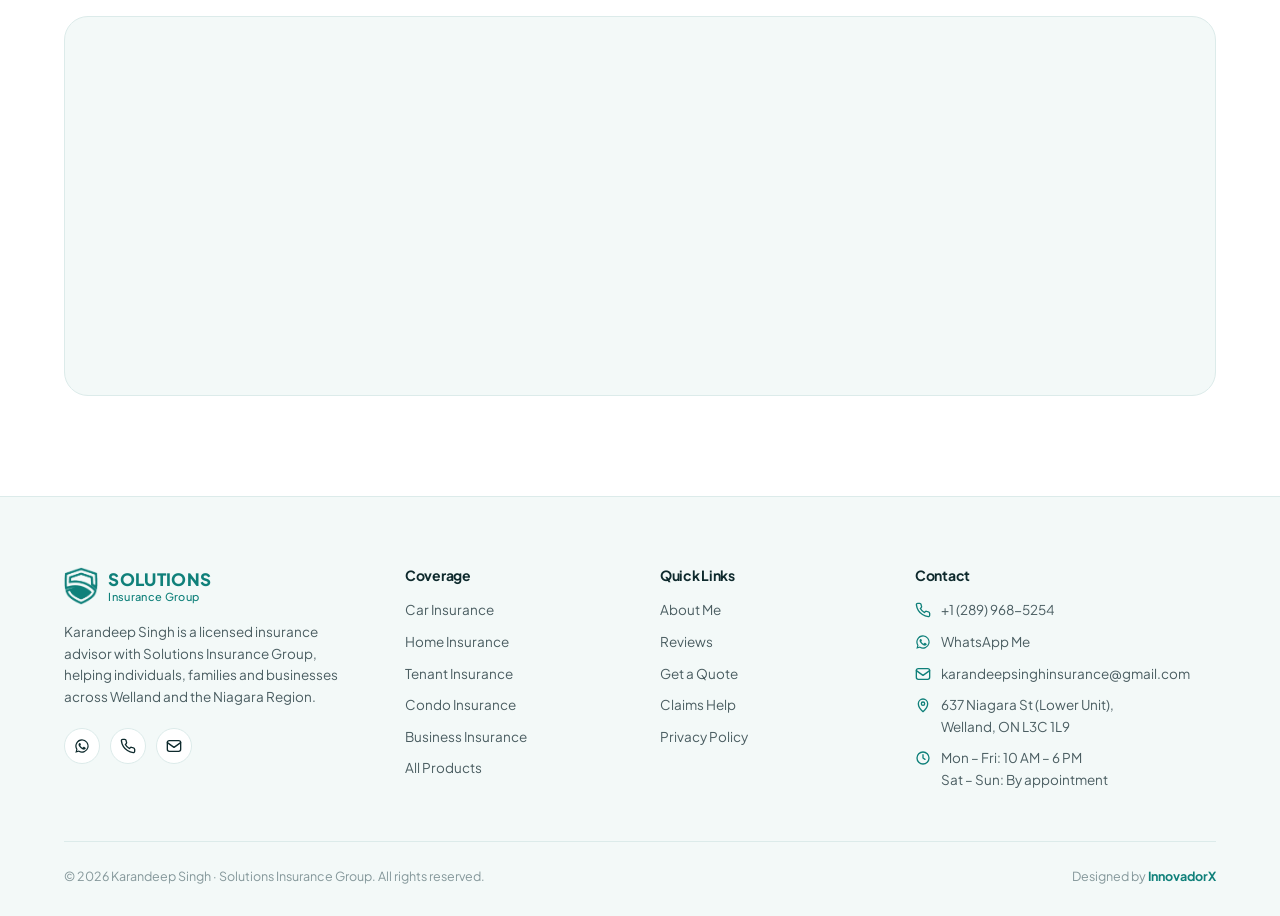
<file: contact.html>
<!DOCTYPE html>
<html lang="en">
<head>
<meta charset="UTF-8">
<meta name="viewport" content="width=device-width, initial-scale=1, viewport-fit=cover">
<title>Contact Karandeep Singh | Insurance Advisor in Welland</title>
<meta name="description" content="Request a free insurance quote from Karandeep Singh in Welland. Call or WhatsApp (289) 968-5254.">
<link rel="icon" type="image/png" href="images/favicon.png">
<link rel="preconnect" href="https://fonts.googleapis.com">
<link rel="preconnect" href="https://fonts.gstatic.com" crossorigin>
<link href="https://fonts.googleapis.com/css2?family=Plus+Jakarta+Sans:wght@400;500;600;700;800&display=swap" rel="stylesheet">
<link rel="stylesheet" href="assets/style.css">
</head>
<body>
<header class="site-header" id="header">
  <div class="container nav">
    <a href="index.html" class="logo" aria-label="Karandeep Singh – Solutions Insurance Group, home"><img src="images/mark-teal.png" alt="" width="36" height="40"><span class="logo-text"><b>SOLUTIONS</b><span>Insurance Group</span></span><span class="logo-person"><b>Karandeep Singh</b><span>Insurance Advisor</span></span></a>
    <nav class="nav-links" id="navLinks">
      <a href="index.html">Home</a>
      <div class="has-drop"><button aria-expanded="false">Products <svg viewBox="0 0 24 24" fill="none" stroke="currentColor" stroke-width="2" stroke-linecap="round" stroke-linejoin="round"><path d="M6 9l6 6 6-6"/></svg></button><div class="drop"><div><h5>Vehicle Insurance</h5><a href="car-insurance.html">Car Insurance</a><a href="contact.html?type=ATV%20Insurance#quote">ATV Insurance</a><a href="contact.html?type=Snowmobile%20Insurance#quote">Snowmobile Insurance</a><a href="contact.html?type=Boat%20Insurance#quote">Boat Insurance</a><a href="contact.html?type=Trailer%20Insurance#quote">Trailer Insurance</a></div><div><h5>Property Insurance</h5><a href="home-insurance.html">Home Insurance</a><a href="contact.html?type=Tenant%20%26%20Renters%20Insurance#quote">Tenant & Renters Insurance</a><a href="contact.html?type=Condo%20Insurance#quote">Condo Insurance</a><a href="contact.html?type=Cottage%20%26%20Vacation%20Property#quote">Cottage & Vacation Property</a></div><div><h5>Business Insurance</h5><a href="contact.html?type=Business%20Insurance&for=Restaurants%20%26%20Hospitality#quote">Restaurants & Hospitality</a><a href="contact.html?type=Business%20Insurance&for=Retail%20%26%20Small%20Business#quote">Retail & Small Business</a><a href="contact.html?type=Business%20Insurance&for=Contractors%20%26%20Trades#quote">Contractors & Trades</a><a href="contact.html?type=Business%20Insurance&for=Professional%20Services#quote">Professional Services</a><a href="contact.html?type=Business%20Insurance&for=Transport%20%26%20Logistics#quote">Transport & Logistics</a><a href="contact.html?type=Business%20Insurance&for=Healthcare%20%26%20Wellness#quote">Healthcare & Wellness</a><a href="contact.html?type=Business%20Insurance&for=Manufacturing%20%26%20Warehousing#quote">Manufacturing & Warehousing</a><a href="contact.html?type=Group%20Benefits#quote">Group Benefits</a></div><div class="all"><a href="products.html">View all products →</a><a href="contact.html?type=Claims%20Help#quote">Need help with a claim? →</a></div></div></div>
      <a href="about.html">About Me</a>
      <a href="index.html#reviews">Reviews</a>
      <a href="contact.html" class="active">Contact</a>
    </nav>
    <div class="nav-right">
      <a href="https://wa.me/12899685254?text=Hi%20Karandeep%2C%20I%27d%20like%20to%20ask%20about%20insurance." class="nav-wa" target="_blank" rel="noopener" aria-label="WhatsApp Karandeep"><svg viewBox="0 0 24 24" fill="currentColor"><path d="M12 2a10 10 0 00-8.6 15.1L2 22l5-1.3A10 10 0 1012 2zm0 18.2a8.2 8.2 0 01-4.2-1.2l-.3-.2-3 .8.8-2.9-.2-.3A8.2 8.2 0 1112 20.2zm4.5-6.1c-.2-.1-1.5-.7-1.7-.8s-.4-.1-.6.1-.7.8-.8 1-.3.2-.5.1a6.7 6.7 0 01-3.3-2.9c-.3-.4.2-.4.7-1.4.1-.2 0-.3 0-.4l-.8-1.8c-.2-.5-.4-.4-.6-.4h-.5a1 1 0 00-.7.3 3 3 0 00-.9 2.2 5.2 5.2 0 001.1 2.7 11.8 11.8 0 004.5 4c1.7.7 2.3.8 3.2.6a2.7 2.7 0 001.8-1.3 2.2 2.2 0 00.1-1.3c0-.1-.2-.2-.5-.3z"/></svg><span>WhatsApp</span></a>
      <a href="contact.html#quote" class="btn btn-primary">Get a Quote</a>
      <button class="menu-btn" id="menuBtn" aria-label="Open menu" aria-expanded="false"><svg viewBox="0 0 24 24" fill="none" stroke="currentColor" stroke-width="2" stroke-linecap="round"><path d="M4 7h16M4 12h16M4 17h16"/></svg></button>
    </div>
  </div>
</header>
<main id="top">
<section class="page-hero"><div class="container">
  <span class="badge"><svg viewBox="0 0 24 24" fill="currentColor"><path d="M12 2l1.8 5.2L19 9l-5.2 1.8L12 16l-1.8-5.2L5 9l5.2-1.8L12 2zm7 11l.9 2.1L22 16l-2.1.9L19 19l-.9-2.1L16 16l2.1-.9L19 13z"/></svg>Contact</span>
  <h1 class="hero-anim">Let’s Talk About <span class="accent">Your Coverage</span></h1>
  <p>Request a quote, ask a question or get help with a claim. I’ll get back to you as soon as possible.</p>
  <div class="crumb"><a href="index.html">Home</a> &nbsp;/&nbsp; Contact</div>
</div></section>
<section class="sec" id="quote"><div class="container contact-grid">
  <div class="form-card">
    <span class="quote-for" id="quoteFor" hidden></span>
    <h2>Request a Free Quote</h2>
    <p>Fill in a few details and I’ll reach out with your options.</p>
    <form id="contactForm" novalidate>
      <div class="row2">
        <div class="field"><label for="f-name">Full name *</label><input id="f-name" name="name" required autocomplete="name"></div>
        <div class="field"><label for="f-phone">Phone number *</label><input id="f-phone" name="phone" type="tel" required autocomplete="tel"></div>
      </div>
      <div class="field"><label for="f-email">Email address *</label><input id="f-email" name="email" type="email" required autocomplete="email"></div>
      <div class="row2">
        <div class="field"><label for="f-type">Service *</label><select id="f-type" name="service"><option value="Car Insurance">Car Insurance</option><option value="Home Insurance">Home Insurance</option><option value="Tenant & Renters Insurance">Tenant & Renters Insurance</option><option value="Condo Insurance">Condo Insurance</option><option value="Cottage & Vacation Property">Cottage & Vacation Property</option><option value="ATV Insurance">ATV Insurance</option><option value="Snowmobile Insurance">Snowmobile Insurance</option><option value="Boat Insurance">Boat Insurance</option><option value="Trailer Insurance">Trailer Insurance</option><option value="Business Insurance">Business Insurance</option><option value="Group Benefits">Group Benefits</option><option value="Life Insurance">Life Insurance</option><option value="Health Insurance">Health Insurance</option><option value="Travel Insurance">Travel Insurance</option><option value="Claims Help">Claims Help</option><option value="Policy Change">Policy Change</option><option value="Other">Other</option></select></div>
        <div class="field"><label for="f-contact">Best way to reach you</label><select id="f-contact" name="preferred_contact"><option>Phone call</option><option>WhatsApp</option><option>Email</option></select></div>
      </div>
      <div class="field"><label for="f-msg">Details</label><textarea id="f-msg" name="message" placeholder="Vehicle, property or business details, renewal date, questions…"></textarea></div>
      <input type="text" name="_honey" class="hp" tabindex="-1" autocomplete="off" aria-hidden="true">
      <label class="check"><input type="checkbox" name="consent" required> <span>I agree to be contacted about my request and accept the <a href="privacy.html" style="color:var(--primary)">privacy policy</a>.</span></label>
      <button type="submit" class="btn btn-primary">Send Request <svg viewBox="0 0 24 24" fill="none" stroke="currentColor" stroke-width="2" stroke-linecap="round" stroke-linejoin="round"><path d="M5 12h14M13 6l6 6-6 6"/></svg></button>
      <div class="form-msg" id="formMsg" role="status"></div>
    </form>
  </div>
  <div class="side">
    <div class="card advisor">
  <img src="images/karandeep.jpg" alt="Karandeep Singh">
  <h3>Karandeep Singh</h3><small>Insurance Advisor · Welland</small>
  <a href="tel:+12899685254" class="btn btn-primary"><svg viewBox="0 0 24 24" fill="none" stroke="currentColor" stroke-width="2" stroke-linecap="round" stroke-linejoin="round"><path d="M22 16.9v3a2 2 0 01-2.2 2 19.8 19.8 0 01-8.6-3.1 19.5 19.5 0 01-6-6A19.8 19.8 0 012.1 4.2 2 2 0 014.1 2h3a2 2 0 012 1.7c.1.9.4 1.8.7 2.7a2 2 0 01-.5 2.1L8 9.8a16 16 0 006 6l1.3-1.3a2 2 0 012.1-.4c.9.3 1.8.6 2.7.7a2 2 0 011.7 2z"/></svg>(289) 968-5254</a>
  <a href="https://wa.me/12899685254?text=Hi%20Karandeep%2C%20I%27d%20like%20to%20ask%20about%20insurance." target="_blank" rel="noopener" class="btn btn-wa"><svg viewBox="0 0 24 24" fill="currentColor"><path d="M12 2a10 10 0 00-8.6 15.1L2 22l5-1.3A10 10 0 1012 2zm0 18.2a8.2 8.2 0 01-4.2-1.2l-.3-.2-3 .8.8-2.9-.2-.3A8.2 8.2 0 1112 20.2zm4.5-6.1c-.2-.1-1.5-.7-1.7-.8s-.4-.1-.6.1-.7.8-.8 1-.3.2-.5.1a6.7 6.7 0 01-3.3-2.9c-.3-.4.2-.4.7-1.4.1-.2 0-.3 0-.4l-.8-1.8c-.2-.5-.4-.4-.6-.4h-.5a1 1 0 00-.7.3 3 3 0 00-.9 2.2 5.2 5.2 0 001.1 2.7 11.8 11.8 0 004.5 4c1.7.7 2.3.8 3.2.6a2.7 2.7 0 001.8-1.3 2.2 2.2 0 00.1-1.3c0-.1-.2-.2-.5-.3z"/></svg>WhatsApp Me</a>
  <a href="mailto:karandeepsinghinsurance@gmail.com" class="btn btn-outline"><svg viewBox="0 0 24 24" fill="none" stroke="currentColor" stroke-width="2" stroke-linecap="round" stroke-linejoin="round"><rect x="2" y="4" width="20" height="16" rx="3"/><path d="M2 7l10 7 10-7"/></svg>Email Me</a>
</div>
    <div class="card">
      <h3>Office</h3>
      <ul class="info"><li><svg viewBox="0 0 24 24" fill="none" stroke="currentColor" stroke-width="2" stroke-linecap="round" stroke-linejoin="round"><path d="M12 22s7-6.2 7-12a7 7 0 10-14 0c0 5.8 7 12 7 12z"/><circle cx="12" cy="10" r="2.5"/></svg><span>637 Niagara St (Lower Unit),<br>Welland, ON L3C 1L9</span></li><li><svg viewBox="0 0 24 24" fill="none" stroke="currentColor" stroke-width="2" stroke-linecap="round" stroke-linejoin="round"><rect x="2" y="4" width="20" height="16" rx="3"/><path d="M2 7l10 7 10-7"/></svg><a href="mailto:karandeepsinghinsurance@gmail.com">karandeepsinghinsurance@gmail.com</a></li></ul>
    </div>
    <div class="card">
      <h3>Hours</h3>
      <div class="hours"><div><span>Monday – Friday</span><b>10:00 AM – 6:00 PM</b></div><div><span>Saturday – Sunday</span><b>By appointment</b></div></div>
    </div>
    <div class="card links-card">
      <h3>Quick Links</h3>
      <a href="car-insurance.html">Car Insurance<span>→</span></a>
      <a href="home-insurance.html">Home Insurance<span>→</span></a>
      <a href="products.html">All Products<span>→</span></a>
      <a href="index.html#reviews">Leave a Review<span>→</span></a>
    </div>
  </div>
</div></section>

<section class="sec tight"><div class="container">
  <div class="map"><iframe title="Map of 637 Niagara St, Welland" loading="lazy" src="https://maps.google.com/maps?q=637%20Niagara%20St%2C%20Welland%2C%20ON&z=15&output=embed"></iframe></div>
</div></section>
</main>
<footer class="footer">
  <div class="container">
    <div class="f-grid">
      <div class="f-about">
        <a href="index.html" class="logo"><img src="images/mark-teal.png" alt="" width="36" height="40"><span class="logo-text"><b>SOLUTIONS</b><span>Insurance Group</span></span><span class="logo-person"><b>Karandeep Singh</b><span>Insurance Advisor</span></span></a>
        <p>Karandeep Singh is a licensed insurance advisor with Solutions Insurance Group, helping individuals, families and businesses across Welland and the Niagara Region.</p>
        <div class="socials">
          <a href="https://wa.me/12899685254?text=Hi%20Karandeep%2C%20I%27d%20like%20to%20ask%20about%20insurance." aria-label="WhatsApp" target="_blank" rel="noopener" class="wa"><svg viewBox="0 0 24 24" fill="currentColor"><path d="M12 2a10 10 0 00-8.6 15.1L2 22l5-1.3A10 10 0 1012 2zm0 18.2a8.2 8.2 0 01-4.2-1.2l-.3-.2-3 .8.8-2.9-.2-.3A8.2 8.2 0 1112 20.2zm4.5-6.1c-.2-.1-1.5-.7-1.7-.8s-.4-.1-.6.1-.7.8-.8 1-.3.2-.5.1a6.7 6.7 0 01-3.3-2.9c-.3-.4.2-.4.7-1.4.1-.2 0-.3 0-.4l-.8-1.8c-.2-.5-.4-.4-.6-.4h-.5a1 1 0 00-.7.3 3 3 0 00-.9 2.2 5.2 5.2 0 001.1 2.7 11.8 11.8 0 004.5 4c1.7.7 2.3.8 3.2.6a2.7 2.7 0 001.8-1.3 2.2 2.2 0 00.1-1.3c0-.1-.2-.2-.5-.3z"/></svg></a>
          <a href="tel:+12899685254" aria-label="Call"><svg viewBox="0 0 24 24" fill="none" stroke="currentColor" stroke-width="2" stroke-linecap="round" stroke-linejoin="round"><path d="M22 16.9v3a2 2 0 01-2.2 2 19.8 19.8 0 01-8.6-3.1 19.5 19.5 0 01-6-6A19.8 19.8 0 012.1 4.2 2 2 0 014.1 2h3a2 2 0 012 1.7c.1.9.4 1.8.7 2.7a2 2 0 01-.5 2.1L8 9.8a16 16 0 006 6l1.3-1.3a2 2 0 012.1-.4c.9.3 1.8.6 2.7.7a2 2 0 011.7 2z"/></svg></a>
          <a href="mailto:karandeepsinghinsurance@gmail.com" aria-label="Email"><svg viewBox="0 0 24 24" fill="none" stroke="currentColor" stroke-width="2" stroke-linecap="round" stroke-linejoin="round"><rect x="2" y="4" width="20" height="16" rx="3"/><path d="M2 7l10 7 10-7"/></svg></a>
        </div>
      </div>
      <div>
        <h4>Coverage</h4>
        <ul><li><a href="car-insurance.html">Car Insurance</a></li><li><a href="home-insurance.html">Home Insurance</a></li><li><a href="contact.html?type=Tenant%20%26%20Renters%20Insurance#quote">Tenant Insurance</a></li><li><a href="contact.html?type=Condo%20Insurance#quote">Condo Insurance</a></li><li><a href="products.html#business-insurance">Business Insurance</a></li><li><a href="products.html">All Products</a></li></ul>
      </div>
      <div>
        <h4>Quick Links</h4>
        <ul><li><a href="about.html">About Me</a></li><li><a href="index.html#reviews">Reviews</a></li><li><a href="contact.html#quote">Get a Quote</a></li><li><a href="contact.html?type=Claims%20Help#quote">Claims Help</a></li><li><a href="privacy.html">Privacy Policy</a></li></ul>
      </div>
      <div>
        <h4>Contact</h4>
        <ul class="f-contact">
          <li><svg viewBox="0 0 24 24" fill="none" stroke="currentColor" stroke-width="2" stroke-linecap="round" stroke-linejoin="round"><path d="M22 16.9v3a2 2 0 01-2.2 2 19.8 19.8 0 01-8.6-3.1 19.5 19.5 0 01-6-6A19.8 19.8 0 012.1 4.2 2 2 0 014.1 2h3a2 2 0 012 1.7c.1.9.4 1.8.7 2.7a2 2 0 01-.5 2.1L8 9.8a16 16 0 006 6l1.3-1.3a2 2 0 012.1-.4c.9.3 1.8.6 2.7.7a2 2 0 011.7 2z"/></svg><a href="tel:+12899685254">+1 (289) 968-5254</a></li>
          <li><svg viewBox="0 0 24 24" fill="currentColor"><path d="M12 2a10 10 0 00-8.6 15.1L2 22l5-1.3A10 10 0 1012 2zm0 18.2a8.2 8.2 0 01-4.2-1.2l-.3-.2-3 .8.8-2.9-.2-.3A8.2 8.2 0 1112 20.2zm4.5-6.1c-.2-.1-1.5-.7-1.7-.8s-.4-.1-.6.1-.7.8-.8 1-.3.2-.5.1a6.7 6.7 0 01-3.3-2.9c-.3-.4.2-.4.7-1.4.1-.2 0-.3 0-.4l-.8-1.8c-.2-.5-.4-.4-.6-.4h-.5a1 1 0 00-.7.3 3 3 0 00-.9 2.2 5.2 5.2 0 001.1 2.7 11.8 11.8 0 004.5 4c1.7.7 2.3.8 3.2.6a2.7 2.7 0 001.8-1.3 2.2 2.2 0 00.1-1.3c0-.1-.2-.2-.5-.3z"/></svg><a href="https://wa.me/12899685254?text=Hi%20Karandeep%2C%20I%27d%20like%20to%20ask%20about%20insurance." target="_blank" rel="noopener">WhatsApp Me</a></li>
          <li><svg viewBox="0 0 24 24" fill="none" stroke="currentColor" stroke-width="2" stroke-linecap="round" stroke-linejoin="round"><rect x="2" y="4" width="20" height="16" rx="3"/><path d="M2 7l10 7 10-7"/></svg><a href="mailto:karandeepsinghinsurance@gmail.com">karandeepsinghinsurance@gmail.com</a></li>
          <li><svg viewBox="0 0 24 24" fill="none" stroke="currentColor" stroke-width="2" stroke-linecap="round" stroke-linejoin="round"><path d="M12 22s7-6.2 7-12a7 7 0 10-14 0c0 5.8 7 12 7 12z"/><circle cx="12" cy="10" r="2.5"/></svg><a href="https://www.google.com/maps/search/?api=1&query=637+Niagara+St+Welland+ON+L3C+1L9" target="_blank" rel="noopener">637 Niagara St (Lower Unit),<br>Welland, ON L3C 1L9</a></li>
          <li><svg viewBox="0 0 24 24" fill="none" stroke="currentColor" stroke-width="2" stroke-linecap="round" stroke-linejoin="round"><circle cx="12" cy="12" r="9"/><path d="M12 7v5l3 2"/></svg><span>Mon – Fri: 10 AM – 6 PM<br>Sat – Sun: By appointment</span></li>
        </ul>
      </div>
    </div>
    <div class="f-bottom">
      <span>© <span id="yr">2026</span> Karandeep Singh · Solutions Insurance Group. All rights reserved.</span>
      <span class="credit">Designed by <a href="https://innovadorx.com/" target="_blank" rel="noopener">InnovadorX</a></span>
    </div>
  </div>
</footer>
<a href="https://wa.me/12899685254?text=Hi%20Karandeep%2C%20I%27d%20like%20to%20ask%20about%20insurance." class="wa-float" target="_blank" rel="noopener" aria-label="Chat with Karandeep on WhatsApp"><svg viewBox="0 0 24 24" fill="currentColor"><path d="M12 2a10 10 0 00-8.6 15.1L2 22l5-1.3A10 10 0 1012 2zm0 18.2a8.2 8.2 0 01-4.2-1.2l-.3-.2-3 .8.8-2.9-.2-.3A8.2 8.2 0 1112 20.2zm4.5-6.1c-.2-.1-1.5-.7-1.7-.8s-.4-.1-.6.1-.7.8-.8 1-.3.2-.5.1a6.7 6.7 0 01-3.3-2.9c-.3-.4.2-.4.7-1.4.1-.2 0-.3 0-.4l-.8-1.8c-.2-.5-.4-.4-.6-.4h-.5a1 1 0 00-.7.3 3 3 0 00-.9 2.2 5.2 5.2 0 001.1 2.7 11.8 11.8 0 004.5 4c1.7.7 2.3.8 3.2.6a2.7 2.7 0 001.8-1.3 2.2 2.2 0 00.1-1.3c0-.1-.2-.2-.5-.3z"/></svg><span class="wa-tip">Chat on WhatsApp</span></a>
<script src="assets/main.js"></script>
</body>
</html>
</file>
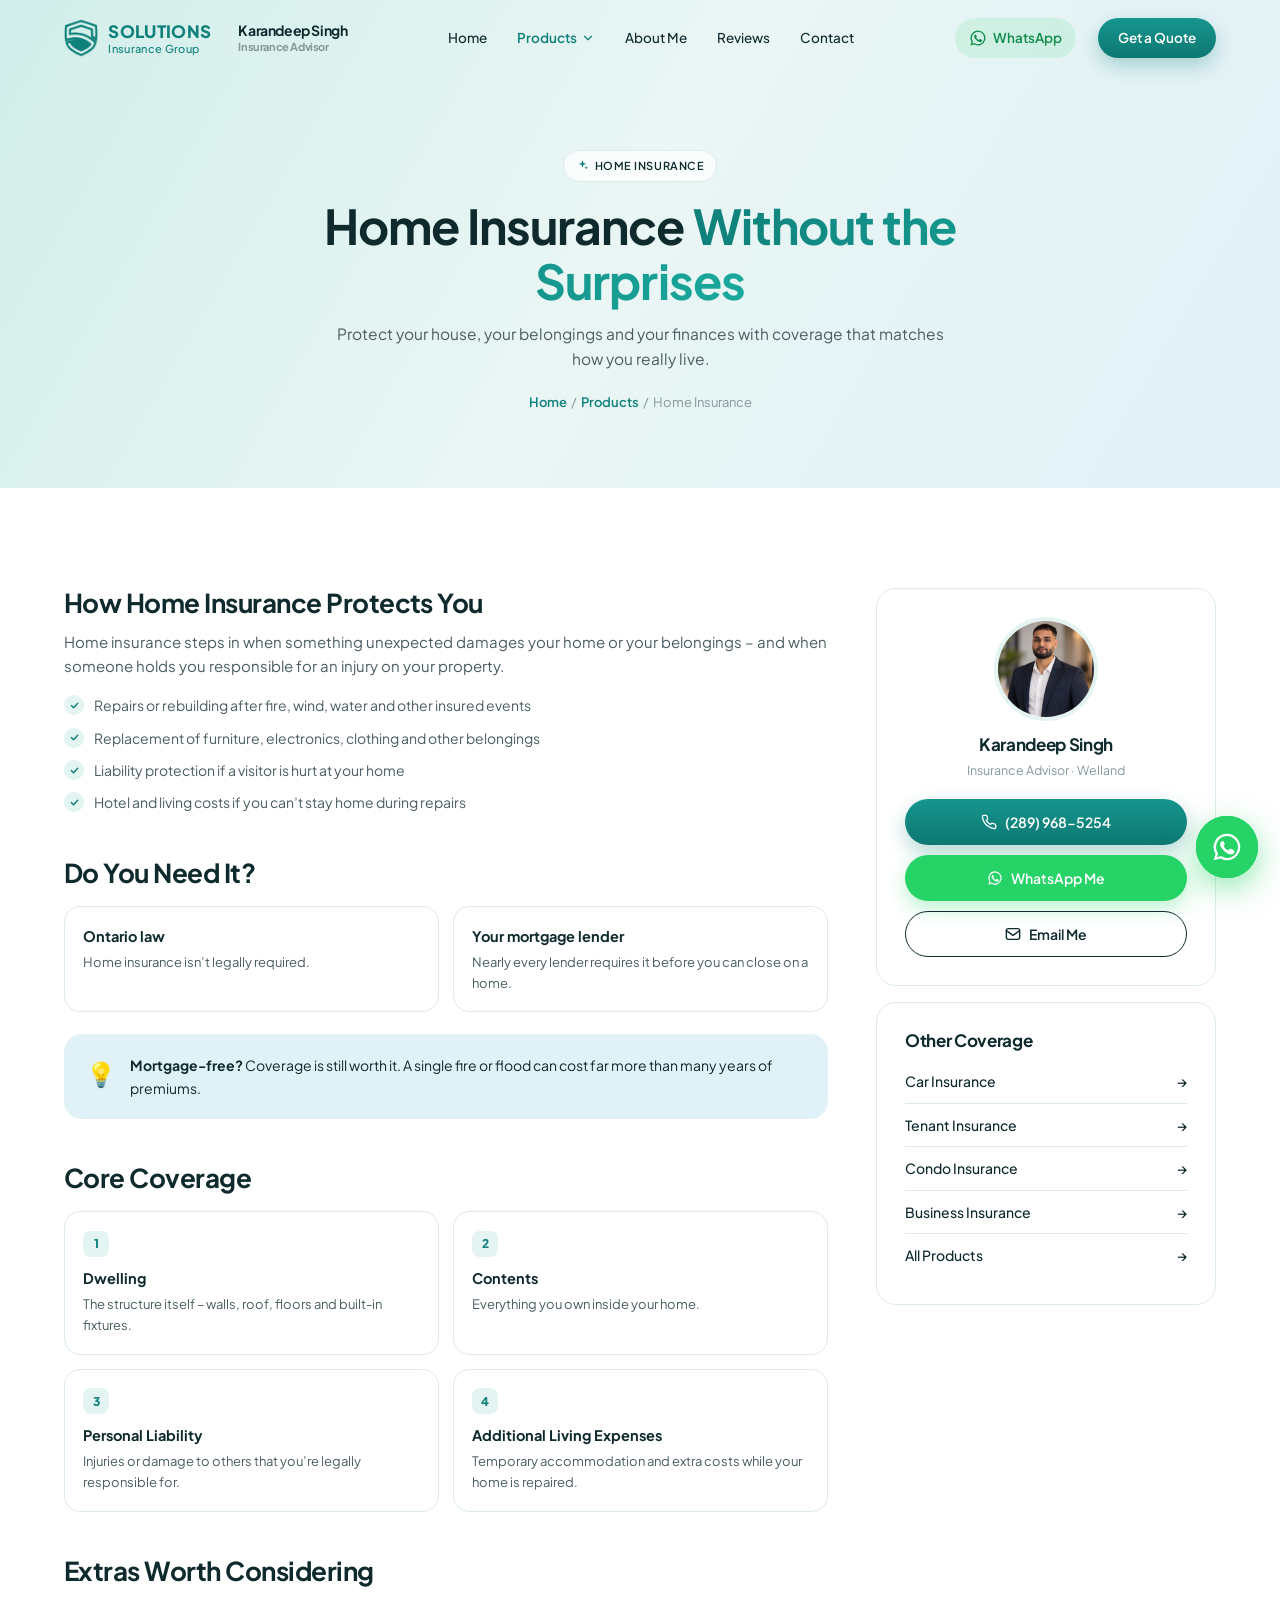
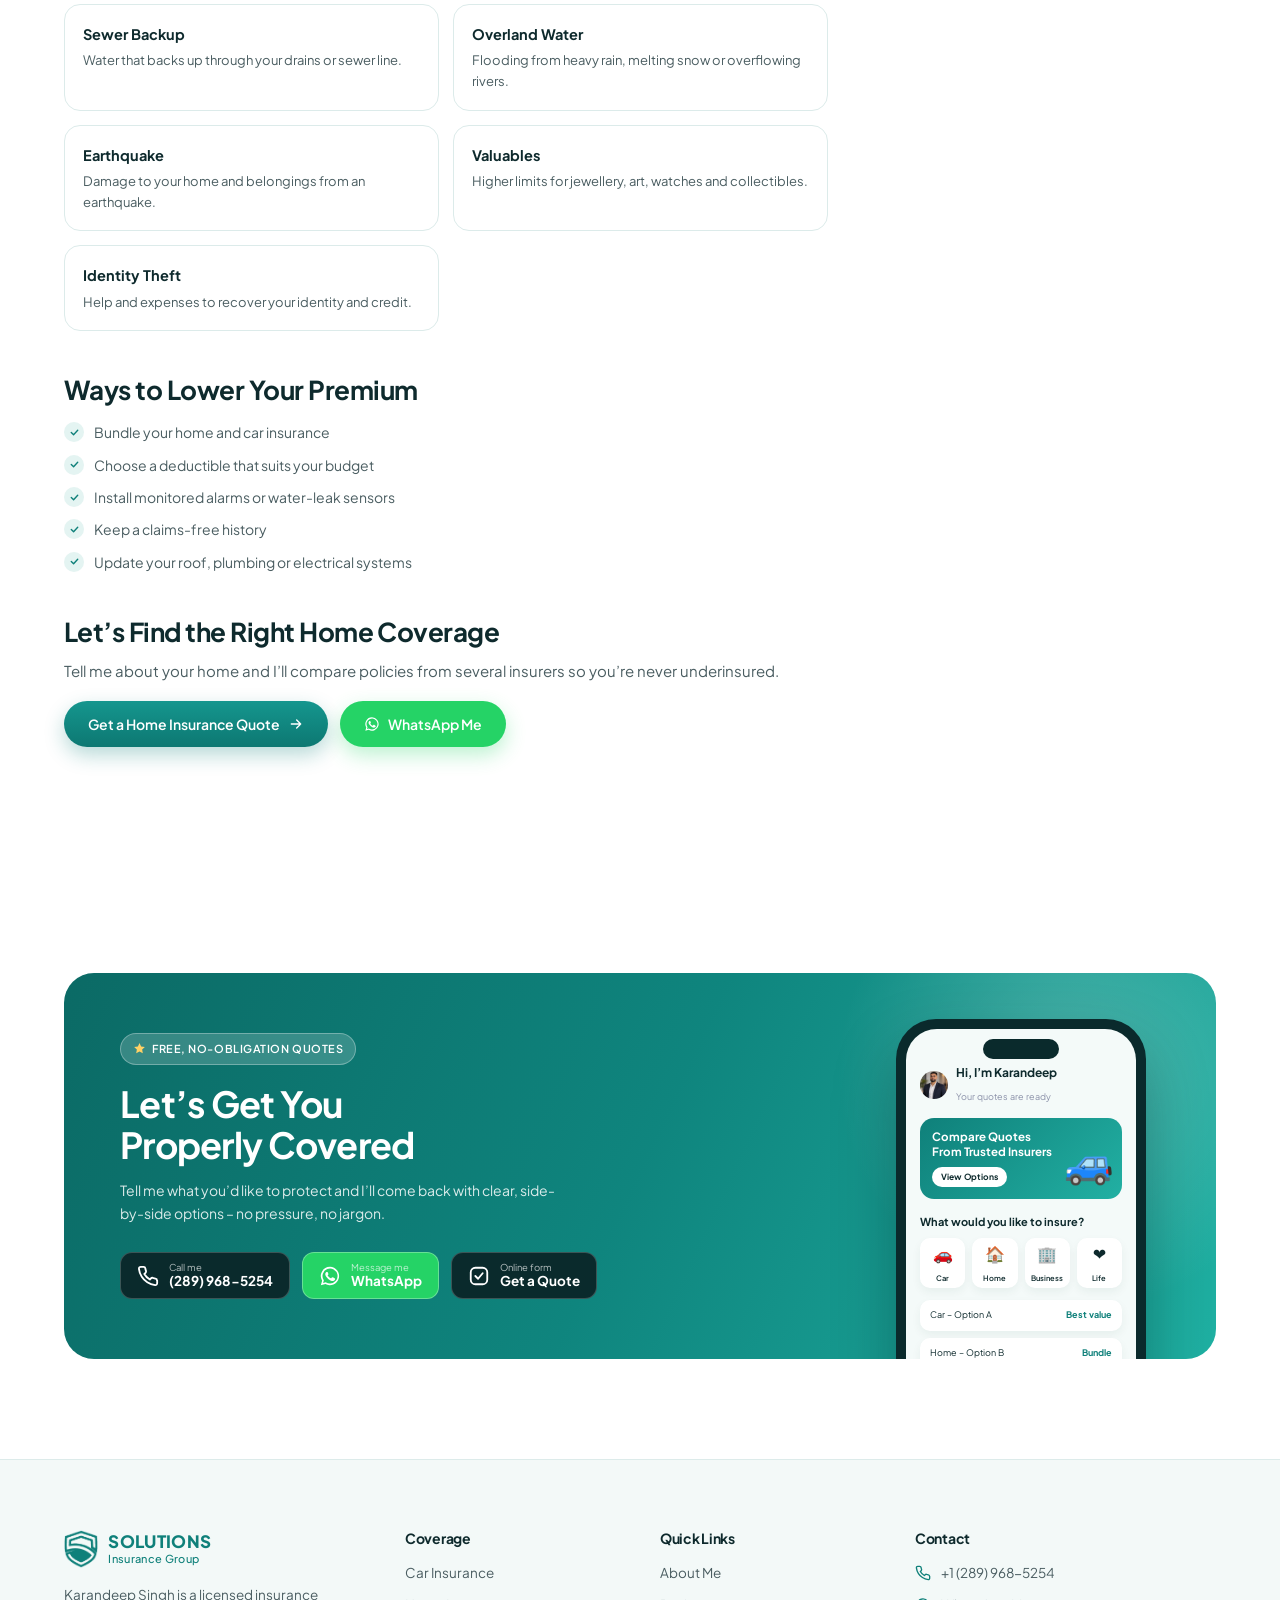
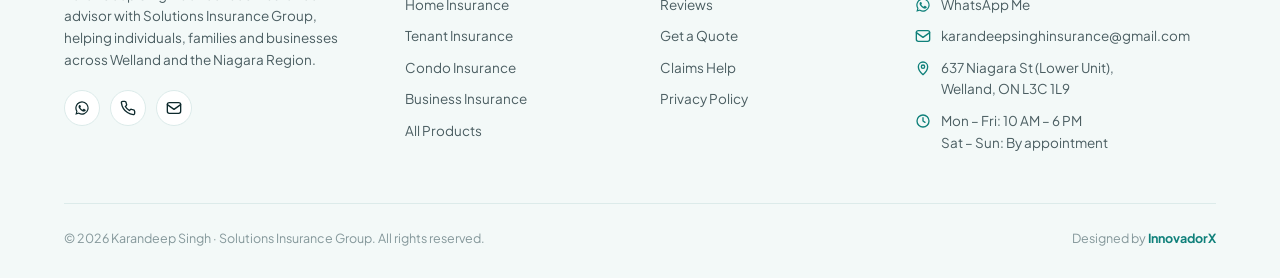
<file: home-insurance.html>
<!DOCTYPE html>
<html lang="en">
<head>
<meta charset="UTF-8">
<meta name="viewport" content="width=device-width, initial-scale=1, viewport-fit=cover">
<title>Home Insurance in Welland, Ontario | Karandeep Singh</title>
<meta name="description" content="Ontario home insurance explained in plain language – core coverage, useful extras, ways to save and free quotes.">
<link rel="icon" type="image/png" href="images/favicon.png">
<link rel="preconnect" href="https://fonts.googleapis.com">
<link rel="preconnect" href="https://fonts.gstatic.com" crossorigin>
<link href="https://fonts.googleapis.com/css2?family=Plus+Jakarta+Sans:wght@400;500;600;700;800&display=swap" rel="stylesheet">
<link rel="stylesheet" href="assets/style.css">
</head>
<body>
<header class="site-header" id="header">
  <div class="container nav">
    <a href="index.html" class="logo" aria-label="Karandeep Singh – Solutions Insurance Group, home"><img src="images/mark-teal.png" alt="" width="36" height="40"><span class="logo-text"><b>SOLUTIONS</b><span>Insurance Group</span></span><span class="logo-person"><b>Karandeep Singh</b><span>Insurance Advisor</span></span></a>
    <nav class="nav-links" id="navLinks">
      <a href="index.html">Home</a>
      <div class="has-drop active"><button aria-expanded="false">Products <svg viewBox="0 0 24 24" fill="none" stroke="currentColor" stroke-width="2" stroke-linecap="round" stroke-linejoin="round"><path d="M6 9l6 6 6-6"/></svg></button><div class="drop"><div><h5>Vehicle Insurance</h5><a href="car-insurance.html">Car Insurance</a><a href="contact.html?type=ATV%20Insurance#quote">ATV Insurance</a><a href="contact.html?type=Snowmobile%20Insurance#quote">Snowmobile Insurance</a><a href="contact.html?type=Boat%20Insurance#quote">Boat Insurance</a><a href="contact.html?type=Trailer%20Insurance#quote">Trailer Insurance</a></div><div><h5>Property Insurance</h5><a href="home-insurance.html">Home Insurance</a><a href="contact.html?type=Tenant%20%26%20Renters%20Insurance#quote">Tenant & Renters Insurance</a><a href="contact.html?type=Condo%20Insurance#quote">Condo Insurance</a><a href="contact.html?type=Cottage%20%26%20Vacation%20Property#quote">Cottage & Vacation Property</a></div><div><h5>Business Insurance</h5><a href="contact.html?type=Business%20Insurance&for=Restaurants%20%26%20Hospitality#quote">Restaurants & Hospitality</a><a href="contact.html?type=Business%20Insurance&for=Retail%20%26%20Small%20Business#quote">Retail & Small Business</a><a href="contact.html?type=Business%20Insurance&for=Contractors%20%26%20Trades#quote">Contractors & Trades</a><a href="contact.html?type=Business%20Insurance&for=Professional%20Services#quote">Professional Services</a><a href="contact.html?type=Business%20Insurance&for=Transport%20%26%20Logistics#quote">Transport & Logistics</a><a href="contact.html?type=Business%20Insurance&for=Healthcare%20%26%20Wellness#quote">Healthcare & Wellness</a><a href="contact.html?type=Business%20Insurance&for=Manufacturing%20%26%20Warehousing#quote">Manufacturing & Warehousing</a><a href="contact.html?type=Group%20Benefits#quote">Group Benefits</a></div><div class="all"><a href="products.html">View all products →</a><a href="contact.html?type=Claims%20Help#quote">Need help with a claim? →</a></div></div></div>
      <a href="about.html">About Me</a>
      <a href="index.html#reviews">Reviews</a>
      <a href="contact.html">Contact</a>
    </nav>
    <div class="nav-right">
      <a href="https://wa.me/12899685254?text=Hi%20Karandeep%2C%20I%27d%20like%20to%20ask%20about%20insurance." class="nav-wa" target="_blank" rel="noopener" aria-label="WhatsApp Karandeep"><svg viewBox="0 0 24 24" fill="currentColor"><path d="M12 2a10 10 0 00-8.6 15.1L2 22l5-1.3A10 10 0 1012 2zm0 18.2a8.2 8.2 0 01-4.2-1.2l-.3-.2-3 .8.8-2.9-.2-.3A8.2 8.2 0 1112 20.2zm4.5-6.1c-.2-.1-1.5-.7-1.7-.8s-.4-.1-.6.1-.7.8-.8 1-.3.2-.5.1a6.7 6.7 0 01-3.3-2.9c-.3-.4.2-.4.7-1.4.1-.2 0-.3 0-.4l-.8-1.8c-.2-.5-.4-.4-.6-.4h-.5a1 1 0 00-.7.3 3 3 0 00-.9 2.2 5.2 5.2 0 001.1 2.7 11.8 11.8 0 004.5 4c1.7.7 2.3.8 3.2.6a2.7 2.7 0 001.8-1.3 2.2 2.2 0 00.1-1.3c0-.1-.2-.2-.5-.3z"/></svg><span>WhatsApp</span></a>
      <a href="contact.html#quote" class="btn btn-primary">Get a Quote</a>
      <button class="menu-btn" id="menuBtn" aria-label="Open menu" aria-expanded="false"><svg viewBox="0 0 24 24" fill="none" stroke="currentColor" stroke-width="2" stroke-linecap="round"><path d="M4 7h16M4 12h16M4 17h16"/></svg></button>
    </div>
  </div>
</header>
<main id="top">
<section class="page-hero"><div class="container">
  <span class="badge"><svg viewBox="0 0 24 24" fill="currentColor"><path d="M12 2l1.8 5.2L19 9l-5.2 1.8L12 16l-1.8-5.2L5 9l5.2-1.8L12 2zm7 11l.9 2.1L22 16l-2.1.9L19 19l-.9-2.1L16 16l2.1-.9L19 13z"/></svg>Home insurance</span>
  <h1 class="hero-anim">Home Insurance <span class="accent">Without the Surprises</span></h1>
  <p>Protect your house, your belongings and your finances with coverage that matches how you really live.</p>
  <div class="crumb"><a href="index.html">Home</a> &nbsp;/&nbsp; <a href="products.html">Products</a> &nbsp;/&nbsp; Home Insurance</div>
</div></section>
<section class="sec"><div class="container article">
  <div>
    <h2>How Home Insurance Protects You</h2>
    <p>Home insurance steps in when something unexpected damages your home or your belongings – and when someone holds you responsible for an injury on your property.</p>
    <ul class="ticks"><li>Repairs or rebuilding after fire, wind, water and other insured events</li><li>Replacement of furniture, electronics, clothing and other belongings</li><li>Liability protection if a visitor is hurt at your home</li><li>Hotel and living costs if you can’t stay home during repairs</li></ul>

    <h2>Do You Need It?</h2>
    <div class="cov">
      <div><b>Ontario law</b><p>Home insurance isn’t legally required.</p></div>
      <div><b>Your mortgage lender</b><p>Nearly every lender requires it before you can close on a home.</p></div>
    </div>
    <div class="tip"><span class="emo">💡</span><div><b>Mortgage-free?</b> Coverage is still worth it. A single fire or flood can cost far more than many years of premiums.</div></div>

    <h2>Core Coverage</h2>
    <div class="cov">
      <div><span class="n">1</span><b>Dwelling</b><p>The structure itself – walls, roof, floors and built-in fixtures.</p></div>
      <div><span class="n">2</span><b>Contents</b><p>Everything you own inside your home.</p></div>
      <div><span class="n">3</span><b>Personal Liability</b><p>Injuries or damage to others that you’re legally responsible for.</p></div>
      <div><span class="n">4</span><b>Additional Living Expenses</b><p>Temporary accommodation and extra costs while your home is repaired.</p></div>
    </div>

    <h2>Extras Worth Considering</h2>
    <div class="cov">
      <div><b>Sewer Backup</b><p>Water that backs up through your drains or sewer line.</p></div>
      <div><b>Overland Water</b><p>Flooding from heavy rain, melting snow or overflowing rivers.</p></div>
      <div><b>Earthquake</b><p>Damage to your home and belongings from an earthquake.</p></div>
      <div><b>Valuables</b><p>Higher limits for jewellery, art, watches and collectibles.</p></div>
      <div><b>Identity Theft</b><p>Help and expenses to recover your identity and credit.</p></div>
    </div>

    <h2>Ways to Lower Your Premium</h2>
    <ul class="ticks"><li>Bundle your home and car insurance</li><li>Choose a deductible that suits your budget</li><li>Install monitored alarms or water-leak sensors</li><li>Keep a claims-free history</li><li>Update your roof, plumbing or electrical systems</li></ul>

    <h2>Let’s Find the Right Home Coverage</h2>
    <p>Tell me about your home and I’ll compare policies from several insurers so you’re never underinsured.</p>
    <div class="hero-cta" style="margin-top:18px"><a href="contact.html?type=Home%20Insurance#quote" class="btn btn-primary">Get a Home Insurance Quote <svg viewBox="0 0 24 24" fill="none" stroke="currentColor" stroke-width="2" stroke-linecap="round" stroke-linejoin="round"><path d="M5 12h14M13 6l6 6-6 6"/></svg></a><a href="https://wa.me/12899685254?text=Hi%20Karandeep%2C%20I%27d%20like%20to%20ask%20about%20insurance." target="_blank" rel="noopener" class="btn btn-wa"><svg viewBox="0 0 24 24" fill="currentColor"><path d="M12 2a10 10 0 00-8.6 15.1L2 22l5-1.3A10 10 0 1012 2zm0 18.2a8.2 8.2 0 01-4.2-1.2l-.3-.2-3 .8.8-2.9-.2-.3A8.2 8.2 0 1112 20.2zm4.5-6.1c-.2-.1-1.5-.7-1.7-.8s-.4-.1-.6.1-.7.8-.8 1-.3.2-.5.1a6.7 6.7 0 01-3.3-2.9c-.3-.4.2-.4.7-1.4.1-.2 0-.3 0-.4l-.8-1.8c-.2-.5-.4-.4-.6-.4h-.5a1 1 0 00-.7.3 3 3 0 00-.9 2.2 5.2 5.2 0 001.1 2.7 11.8 11.8 0 004.5 4c1.7.7 2.3.8 3.2.6a2.7 2.7 0 001.8-1.3 2.2 2.2 0 00.1-1.3c0-.1-.2-.2-.5-.3z"/></svg>WhatsApp Me</a></div>
  </div>
  <aside class="aside"><div class="card advisor">
  <img src="images/karandeep.jpg" alt="Karandeep Singh">
  <h3>Karandeep Singh</h3><small>Insurance Advisor · Welland</small>
  <a href="tel:+12899685254" class="btn btn-primary"><svg viewBox="0 0 24 24" fill="none" stroke="currentColor" stroke-width="2" stroke-linecap="round" stroke-linejoin="round"><path d="M22 16.9v3a2 2 0 01-2.2 2 19.8 19.8 0 01-8.6-3.1 19.5 19.5 0 01-6-6A19.8 19.8 0 012.1 4.2 2 2 0 014.1 2h3a2 2 0 012 1.7c.1.9.4 1.8.7 2.7a2 2 0 01-.5 2.1L8 9.8a16 16 0 006 6l1.3-1.3a2 2 0 012.1-.4c.9.3 1.8.6 2.7.7a2 2 0 011.7 2z"/></svg>(289) 968-5254</a>
  <a href="https://wa.me/12899685254?text=Hi%20Karandeep%2C%20I%27d%20like%20to%20ask%20about%20insurance." target="_blank" rel="noopener" class="btn btn-wa"><svg viewBox="0 0 24 24" fill="currentColor"><path d="M12 2a10 10 0 00-8.6 15.1L2 22l5-1.3A10 10 0 1012 2zm0 18.2a8.2 8.2 0 01-4.2-1.2l-.3-.2-3 .8.8-2.9-.2-.3A8.2 8.2 0 1112 20.2zm4.5-6.1c-.2-.1-1.5-.7-1.7-.8s-.4-.1-.6.1-.7.8-.8 1-.3.2-.5.1a6.7 6.7 0 01-3.3-2.9c-.3-.4.2-.4.7-1.4.1-.2 0-.3 0-.4l-.8-1.8c-.2-.5-.4-.4-.6-.4h-.5a1 1 0 00-.7.3 3 3 0 00-.9 2.2 5.2 5.2 0 001.1 2.7 11.8 11.8 0 004.5 4c1.7.7 2.3.8 3.2.6a2.7 2.7 0 001.8-1.3 2.2 2.2 0 00.1-1.3c0-.1-.2-.2-.5-.3z"/></svg>WhatsApp Me</a>
  <a href="mailto:karandeepsinghinsurance@gmail.com" class="btn btn-outline"><svg viewBox="0 0 24 24" fill="none" stroke="currentColor" stroke-width="2" stroke-linecap="round" stroke-linejoin="round"><rect x="2" y="4" width="20" height="16" rx="3"/><path d="M2 7l10 7 10-7"/></svg>Email Me</a>
</div><div class="card links-card"><h3>Other Coverage</h3><a href="car-insurance.html">Car Insurance<span>→</span></a><a href="contact.html?type=Tenant%20%26%20Renters%20Insurance#quote">Tenant Insurance<span>→</span></a><a href="contact.html?type=Condo%20Insurance#quote">Condo Insurance<span>→</span></a><a href="products.html#business-insurance">Business Insurance<span>→</span></a><a href="products.html">All Products<span>→</span></a></div></aside>
</div></section>
<section class="cta">
  <div class="container">
    <div class="cta-box">
      <div class="cta-copy">
        <span class="badge"><svg viewBox="0 0 24 24" fill="currentColor"><path d="M12 2l3 6.3 6.9.9-5 4.8 1.2 6.9L12 17.6 5.9 20.9 7.1 14l-5-4.8 6.9-.9L12 2z"/></svg>Free, no-obligation quotes</span>
        <h2>Let’s Get You <br>Properly Covered</h2>
        <p>Tell me what you’d like to protect and I’ll come back with clear, side-by-side options – no pressure, no jargon.</p>
        <div class="cta-btns">
          <a href="tel:+12899685254" class="store"><svg viewBox="0 0 24 24" fill="none" stroke="currentColor" stroke-width="2" stroke-linecap="round" stroke-linejoin="round"><path d="M22 16.9v3a2 2 0 01-2.2 2 19.8 19.8 0 01-8.6-3.1 19.5 19.5 0 01-6-6A19.8 19.8 0 012.1 4.2 2 2 0 014.1 2h3a2 2 0 012 1.7c.1.9.4 1.8.7 2.7a2 2 0 01-.5 2.1L8 9.8a16 16 0 006 6l1.3-1.3a2 2 0 012.1-.4c.9.3 1.8.6 2.7.7a2 2 0 011.7 2z"/></svg><span><small>Call me</small><b>(289) 968-5254</b></span></a>
          <a href="https://wa.me/12899685254?text=Hi%20Karandeep%2C%20I%27d%20like%20to%20ask%20about%20insurance." target="_blank" rel="noopener" class="store wa"><svg viewBox="0 0 24 24" fill="currentColor"><path d="M12 2a10 10 0 00-8.6 15.1L2 22l5-1.3A10 10 0 1012 2zm0 18.2a8.2 8.2 0 01-4.2-1.2l-.3-.2-3 .8.8-2.9-.2-.3A8.2 8.2 0 1112 20.2zm4.5-6.1c-.2-.1-1.5-.7-1.7-.8s-.4-.1-.6.1-.7.8-.8 1-.3.2-.5.1a6.7 6.7 0 01-3.3-2.9c-.3-.4.2-.4.7-1.4.1-.2 0-.3 0-.4l-.8-1.8c-.2-.5-.4-.4-.6-.4h-.5a1 1 0 00-.7.3 3 3 0 00-.9 2.2 5.2 5.2 0 001.1 2.7 11.8 11.8 0 004.5 4c1.7.7 2.3.8 3.2.6a2.7 2.7 0 001.8-1.3 2.2 2.2 0 00.1-1.3c0-.1-.2-.2-.5-.3z"/></svg><span><small>Message me</small><b>WhatsApp</b></span></a>
          <a href="contact.html#quote" class="store"><svg viewBox="0 0 24 24" fill="none" stroke="currentColor" stroke-width="2" stroke-linecap="round" stroke-linejoin="round"><rect x="3" y="3" width="18" height="18" rx="5"/><path d="M8 12l3 3 5-6"/></svg><span><small>Online form</small><b>Get a Quote</b></span></a>
        </div>
      </div>
      <div class="phone" aria-hidden="true">
        <div class="screen">
          <div class="scr-top"><div class="scr-av"></div><div><b>Hi, I’m Karandeep</b><small>Your quotes are ready</small></div></div>
          <div class="scr-promo"><b>Compare Quotes From Trusted Insurers</b><span class="go">View Options</span><span class="emo">🚙</span></div>
          <div class="scr-h">What would you like to insure?</div>
          <div class="scr-grid"><div><span>🚗</span>Car</div><div><span>🏠</span>Home</div><div><span>🏢</span>Business</div><div><span>❤️</span>Life</div></div>
          <div class="scr-list"><div><span>Car – Option A</span><b>Best value</b></div><div><span>Home – Option B</span><b>Bundle</b></div></div>
        </div>
      </div>
    </div>
  </div>
</section>
</main>
<footer class="footer">
  <div class="container">
    <div class="f-grid">
      <div class="f-about">
        <a href="index.html" class="logo"><img src="images/mark-teal.png" alt="" width="36" height="40"><span class="logo-text"><b>SOLUTIONS</b><span>Insurance Group</span></span><span class="logo-person"><b>Karandeep Singh</b><span>Insurance Advisor</span></span></a>
        <p>Karandeep Singh is a licensed insurance advisor with Solutions Insurance Group, helping individuals, families and businesses across Welland and the Niagara Region.</p>
        <div class="socials">
          <a href="https://wa.me/12899685254?text=Hi%20Karandeep%2C%20I%27d%20like%20to%20ask%20about%20insurance." aria-label="WhatsApp" target="_blank" rel="noopener" class="wa"><svg viewBox="0 0 24 24" fill="currentColor"><path d="M12 2a10 10 0 00-8.6 15.1L2 22l5-1.3A10 10 0 1012 2zm0 18.2a8.2 8.2 0 01-4.2-1.2l-.3-.2-3 .8.8-2.9-.2-.3A8.2 8.2 0 1112 20.2zm4.5-6.1c-.2-.1-1.5-.7-1.7-.8s-.4-.1-.6.1-.7.8-.8 1-.3.2-.5.1a6.7 6.7 0 01-3.3-2.9c-.3-.4.2-.4.7-1.4.1-.2 0-.3 0-.4l-.8-1.8c-.2-.5-.4-.4-.6-.4h-.5a1 1 0 00-.7.3 3 3 0 00-.9 2.2 5.2 5.2 0 001.1 2.7 11.8 11.8 0 004.5 4c1.7.7 2.3.8 3.2.6a2.7 2.7 0 001.8-1.3 2.2 2.2 0 00.1-1.3c0-.1-.2-.2-.5-.3z"/></svg></a>
          <a href="tel:+12899685254" aria-label="Call"><svg viewBox="0 0 24 24" fill="none" stroke="currentColor" stroke-width="2" stroke-linecap="round" stroke-linejoin="round"><path d="M22 16.9v3a2 2 0 01-2.2 2 19.8 19.8 0 01-8.6-3.1 19.5 19.5 0 01-6-6A19.8 19.8 0 012.1 4.2 2 2 0 014.1 2h3a2 2 0 012 1.7c.1.9.4 1.8.7 2.7a2 2 0 01-.5 2.1L8 9.8a16 16 0 006 6l1.3-1.3a2 2 0 012.1-.4c.9.3 1.8.6 2.7.7a2 2 0 011.7 2z"/></svg></a>
          <a href="mailto:karandeepsinghinsurance@gmail.com" aria-label="Email"><svg viewBox="0 0 24 24" fill="none" stroke="currentColor" stroke-width="2" stroke-linecap="round" stroke-linejoin="round"><rect x="2" y="4" width="20" height="16" rx="3"/><path d="M2 7l10 7 10-7"/></svg></a>
        </div>
      </div>
      <div>
        <h4>Coverage</h4>
        <ul><li><a href="car-insurance.html">Car Insurance</a></li><li><a href="home-insurance.html">Home Insurance</a></li><li><a href="contact.html?type=Tenant%20%26%20Renters%20Insurance#quote">Tenant Insurance</a></li><li><a href="contact.html?type=Condo%20Insurance#quote">Condo Insurance</a></li><li><a href="products.html#business-insurance">Business Insurance</a></li><li><a href="products.html">All Products</a></li></ul>
      </div>
      <div>
        <h4>Quick Links</h4>
        <ul><li><a href="about.html">About Me</a></li><li><a href="index.html#reviews">Reviews</a></li><li><a href="contact.html#quote">Get a Quote</a></li><li><a href="contact.html?type=Claims%20Help#quote">Claims Help</a></li><li><a href="privacy.html">Privacy Policy</a></li></ul>
      </div>
      <div>
        <h4>Contact</h4>
        <ul class="f-contact">
          <li><svg viewBox="0 0 24 24" fill="none" stroke="currentColor" stroke-width="2" stroke-linecap="round" stroke-linejoin="round"><path d="M22 16.9v3a2 2 0 01-2.2 2 19.8 19.8 0 01-8.6-3.1 19.5 19.5 0 01-6-6A19.8 19.8 0 012.1 4.2 2 2 0 014.1 2h3a2 2 0 012 1.7c.1.9.4 1.8.7 2.7a2 2 0 01-.5 2.1L8 9.8a16 16 0 006 6l1.3-1.3a2 2 0 012.1-.4c.9.3 1.8.6 2.7.7a2 2 0 011.7 2z"/></svg><a href="tel:+12899685254">+1 (289) 968-5254</a></li>
          <li><svg viewBox="0 0 24 24" fill="currentColor"><path d="M12 2a10 10 0 00-8.6 15.1L2 22l5-1.3A10 10 0 1012 2zm0 18.2a8.2 8.2 0 01-4.2-1.2l-.3-.2-3 .8.8-2.9-.2-.3A8.2 8.2 0 1112 20.2zm4.5-6.1c-.2-.1-1.5-.7-1.7-.8s-.4-.1-.6.1-.7.8-.8 1-.3.2-.5.1a6.7 6.7 0 01-3.3-2.9c-.3-.4.2-.4.7-1.4.1-.2 0-.3 0-.4l-.8-1.8c-.2-.5-.4-.4-.6-.4h-.5a1 1 0 00-.7.3 3 3 0 00-.9 2.2 5.2 5.2 0 001.1 2.7 11.8 11.8 0 004.5 4c1.7.7 2.3.8 3.2.6a2.7 2.7 0 001.8-1.3 2.2 2.2 0 00.1-1.3c0-.1-.2-.2-.5-.3z"/></svg><a href="https://wa.me/12899685254?text=Hi%20Karandeep%2C%20I%27d%20like%20to%20ask%20about%20insurance." target="_blank" rel="noopener">WhatsApp Me</a></li>
          <li><svg viewBox="0 0 24 24" fill="none" stroke="currentColor" stroke-width="2" stroke-linecap="round" stroke-linejoin="round"><rect x="2" y="4" width="20" height="16" rx="3"/><path d="M2 7l10 7 10-7"/></svg><a href="mailto:karandeepsinghinsurance@gmail.com">karandeepsinghinsurance@gmail.com</a></li>
          <li><svg viewBox="0 0 24 24" fill="none" stroke="currentColor" stroke-width="2" stroke-linecap="round" stroke-linejoin="round"><path d="M12 22s7-6.2 7-12a7 7 0 10-14 0c0 5.8 7 12 7 12z"/><circle cx="12" cy="10" r="2.5"/></svg><a href="https://www.google.com/maps/search/?api=1&query=637+Niagara+St+Welland+ON+L3C+1L9" target="_blank" rel="noopener">637 Niagara St (Lower Unit),<br>Welland, ON L3C 1L9</a></li>
          <li><svg viewBox="0 0 24 24" fill="none" stroke="currentColor" stroke-width="2" stroke-linecap="round" stroke-linejoin="round"><circle cx="12" cy="12" r="9"/><path d="M12 7v5l3 2"/></svg><span>Mon – Fri: 10 AM – 6 PM<br>Sat – Sun: By appointment</span></li>
        </ul>
      </div>
    </div>
    <div class="f-bottom">
      <span>© <span id="yr">2026</span> Karandeep Singh · Solutions Insurance Group. All rights reserved.</span>
      <span class="credit">Designed by <a href="https://innovadorx.com/" target="_blank" rel="noopener">InnovadorX</a></span>
    </div>
  </div>
</footer>
<a href="https://wa.me/12899685254?text=Hi%20Karandeep%2C%20I%27d%20like%20to%20ask%20about%20insurance." class="wa-float" target="_blank" rel="noopener" aria-label="Chat with Karandeep on WhatsApp"><svg viewBox="0 0 24 24" fill="currentColor"><path d="M12 2a10 10 0 00-8.6 15.1L2 22l5-1.3A10 10 0 1012 2zm0 18.2a8.2 8.2 0 01-4.2-1.2l-.3-.2-3 .8.8-2.9-.2-.3A8.2 8.2 0 1112 20.2zm4.5-6.1c-.2-.1-1.5-.7-1.7-.8s-.4-.1-.6.1-.7.8-.8 1-.3.2-.5.1a6.7 6.7 0 01-3.3-2.9c-.3-.4.2-.4.7-1.4.1-.2 0-.3 0-.4l-.8-1.8c-.2-.5-.4-.4-.6-.4h-.5a1 1 0 00-.7.3 3 3 0 00-.9 2.2 5.2 5.2 0 001.1 2.7 11.8 11.8 0 004.5 4c1.7.7 2.3.8 3.2.6a2.7 2.7 0 001.8-1.3 2.2 2.2 0 00.1-1.3c0-.1-.2-.2-.5-.3z"/></svg><span class="wa-tip">Chat on WhatsApp</span></a>
<script src="assets/main.js"></script>
</body>
</html>
</file>
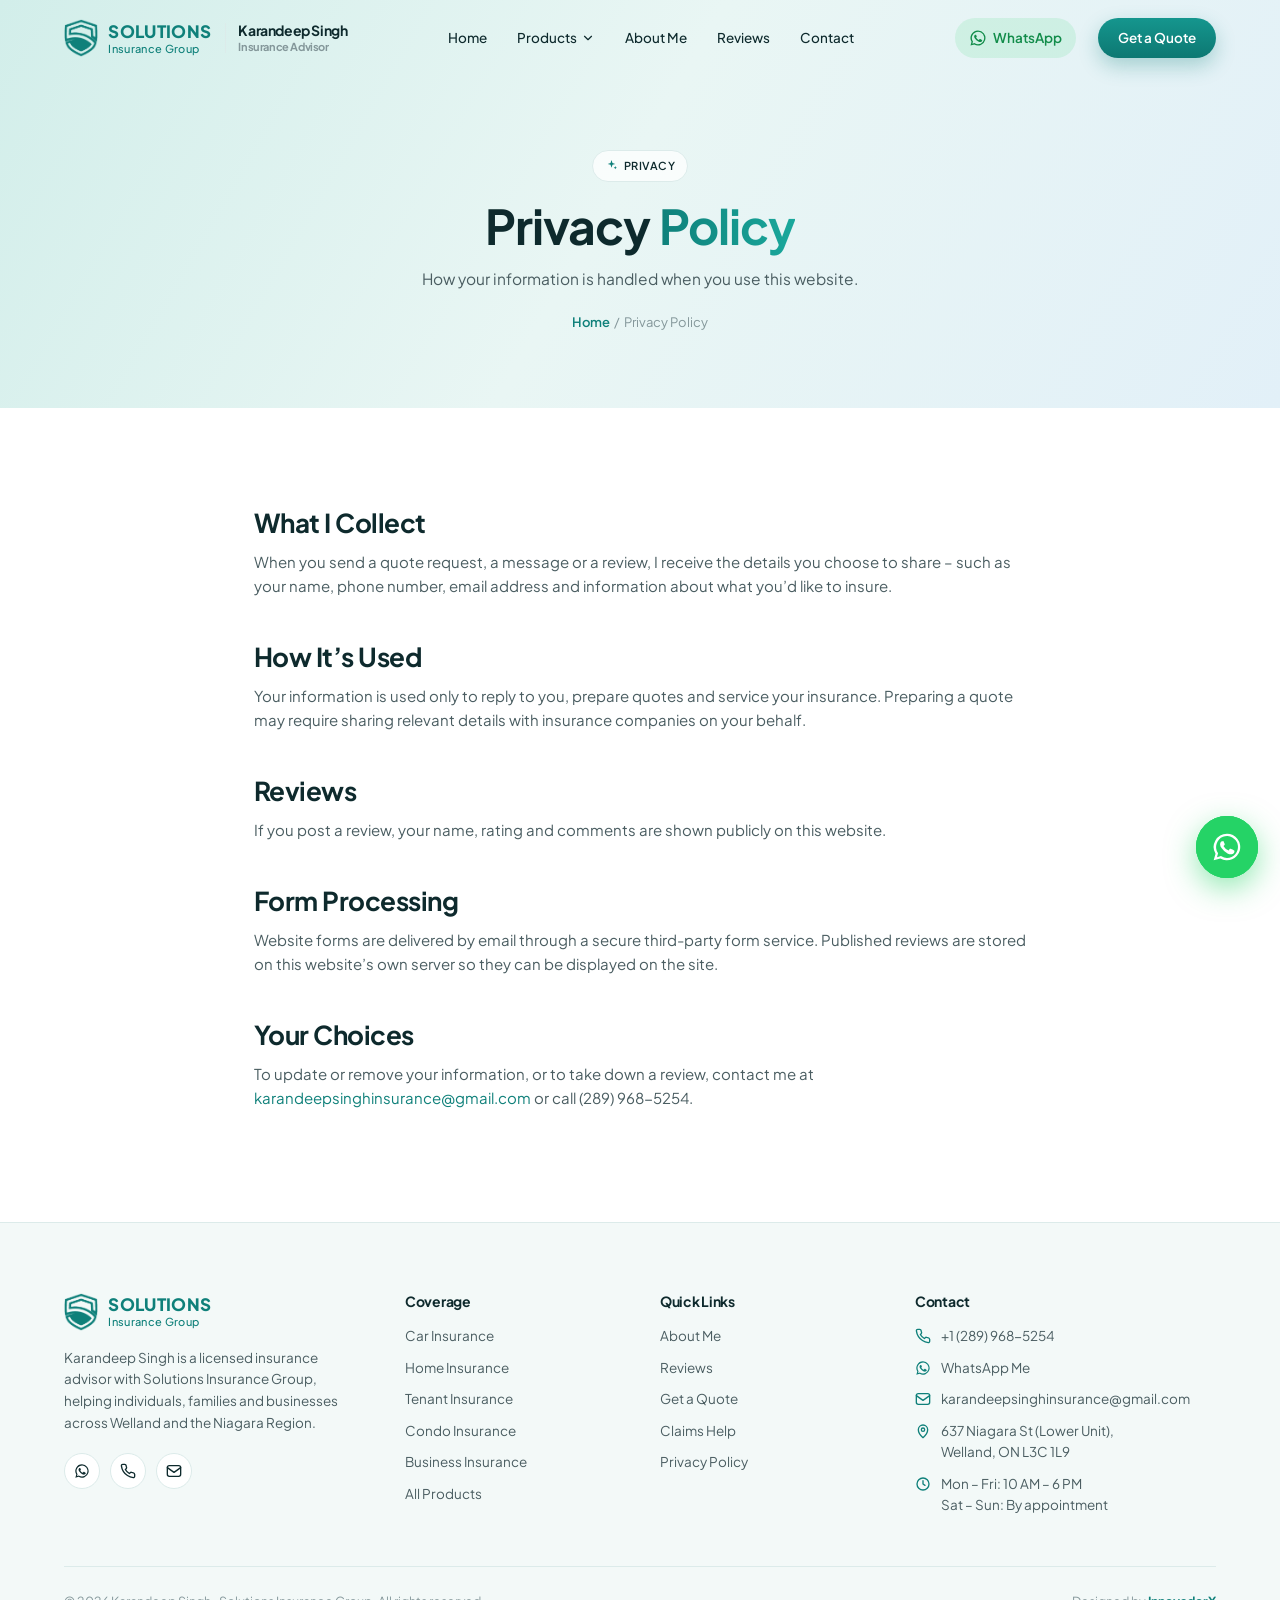
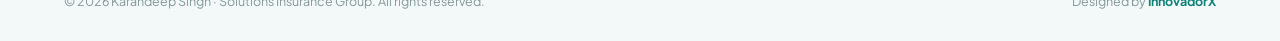
<file: privacy.html>
<!DOCTYPE html>
<html lang="en">
<head>
<meta charset="UTF-8">
<meta name="viewport" content="width=device-width, initial-scale=1, viewport-fit=cover">
<title>Privacy Policy | Karandeep Singh</title>
<meta name="description" content="Privacy policy for Karandeep Singh's insurance website.">
<link rel="icon" type="image/png" href="images/favicon.png">
<link rel="preconnect" href="https://fonts.googleapis.com">
<link rel="preconnect" href="https://fonts.gstatic.com" crossorigin>
<link href="https://fonts.googleapis.com/css2?family=Plus+Jakarta+Sans:wght@400;500;600;700;800&display=swap" rel="stylesheet">
<link rel="stylesheet" href="assets/style.css">
</head>
<body>
<header class="site-header" id="header">
  <div class="container nav">
    <a href="index.html" class="logo" aria-label="Karandeep Singh – Solutions Insurance Group, home"><img src="images/mark-teal.png" alt="" width="36" height="40"><span class="logo-text"><b>SOLUTIONS</b><span>Insurance Group</span></span><span class="logo-person"><b>Karandeep Singh</b><span>Insurance Advisor</span></span></a>
    <nav class="nav-links" id="navLinks">
      <a href="index.html">Home</a>
      <div class="has-drop"><button aria-expanded="false">Products <svg viewBox="0 0 24 24" fill="none" stroke="currentColor" stroke-width="2" stroke-linecap="round" stroke-linejoin="round"><path d="M6 9l6 6 6-6"/></svg></button><div class="drop"><div><h5>Vehicle Insurance</h5><a href="car-insurance.html">Car Insurance</a><a href="contact.html?type=ATV%20Insurance#quote">ATV Insurance</a><a href="contact.html?type=Snowmobile%20Insurance#quote">Snowmobile Insurance</a><a href="contact.html?type=Boat%20Insurance#quote">Boat Insurance</a><a href="contact.html?type=Trailer%20Insurance#quote">Trailer Insurance</a></div><div><h5>Property Insurance</h5><a href="home-insurance.html">Home Insurance</a><a href="contact.html?type=Tenant%20%26%20Renters%20Insurance#quote">Tenant & Renters Insurance</a><a href="contact.html?type=Condo%20Insurance#quote">Condo Insurance</a><a href="contact.html?type=Cottage%20%26%20Vacation%20Property#quote">Cottage & Vacation Property</a></div><div><h5>Business Insurance</h5><a href="contact.html?type=Business%20Insurance&for=Restaurants%20%26%20Hospitality#quote">Restaurants & Hospitality</a><a href="contact.html?type=Business%20Insurance&for=Retail%20%26%20Small%20Business#quote">Retail & Small Business</a><a href="contact.html?type=Business%20Insurance&for=Contractors%20%26%20Trades#quote">Contractors & Trades</a><a href="contact.html?type=Business%20Insurance&for=Professional%20Services#quote">Professional Services</a><a href="contact.html?type=Business%20Insurance&for=Transport%20%26%20Logistics#quote">Transport & Logistics</a><a href="contact.html?type=Business%20Insurance&for=Healthcare%20%26%20Wellness#quote">Healthcare & Wellness</a><a href="contact.html?type=Business%20Insurance&for=Manufacturing%20%26%20Warehousing#quote">Manufacturing & Warehousing</a><a href="contact.html?type=Group%20Benefits#quote">Group Benefits</a></div><div class="all"><a href="products.html">View all products →</a><a href="contact.html?type=Claims%20Help#quote">Need help with a claim? →</a></div></div></div>
      <a href="about.html">About Me</a>
      <a href="index.html#reviews">Reviews</a>
      <a href="contact.html">Contact</a>
    </nav>
    <div class="nav-right">
      <a href="https://wa.me/12899685254?text=Hi%20Karandeep%2C%20I%27d%20like%20to%20ask%20about%20insurance." class="nav-wa" target="_blank" rel="noopener" aria-label="WhatsApp Karandeep"><svg viewBox="0 0 24 24" fill="currentColor"><path d="M12 2a10 10 0 00-8.6 15.1L2 22l5-1.3A10 10 0 1012 2zm0 18.2a8.2 8.2 0 01-4.2-1.2l-.3-.2-3 .8.8-2.9-.2-.3A8.2 8.2 0 1112 20.2zm4.5-6.1c-.2-.1-1.5-.7-1.7-.8s-.4-.1-.6.1-.7.8-.8 1-.3.2-.5.1a6.7 6.7 0 01-3.3-2.9c-.3-.4.2-.4.7-1.4.1-.2 0-.3 0-.4l-.8-1.8c-.2-.5-.4-.4-.6-.4h-.5a1 1 0 00-.7.3 3 3 0 00-.9 2.2 5.2 5.2 0 001.1 2.7 11.8 11.8 0 004.5 4c1.7.7 2.3.8 3.2.6a2.7 2.7 0 001.8-1.3 2.2 2.2 0 00.1-1.3c0-.1-.2-.2-.5-.3z"/></svg><span>WhatsApp</span></a>
      <a href="contact.html#quote" class="btn btn-primary">Get a Quote</a>
      <button class="menu-btn" id="menuBtn" aria-label="Open menu" aria-expanded="false"><svg viewBox="0 0 24 24" fill="none" stroke="currentColor" stroke-width="2" stroke-linecap="round"><path d="M4 7h16M4 12h16M4 17h16"/></svg></button>
    </div>
  </div>
</header>
<main id="top">
<section class="page-hero"><div class="container">
  <span class="badge"><svg viewBox="0 0 24 24" fill="currentColor"><path d="M12 2l1.8 5.2L19 9l-5.2 1.8L12 16l-1.8-5.2L5 9l5.2-1.8L12 2zm7 11l.9 2.1L22 16l-2.1.9L19 19l-.9-2.1L16 16l2.1-.9L19 13z"/></svg>Privacy</span>
  <h1 class="hero-anim">Privacy <span class="accent">Policy</span></h1>
  <p>How your information is handled when you use this website.</p>
  <div class="crumb"><a href="index.html">Home</a> &nbsp;/&nbsp; Privacy Policy</div>
</div></section>
<section class="sec"><div class="container" style="max-width:820px">
  <!-- EDIT: have this reviewed by Solutions Insurance Group / your compliance contact before launch -->
  <div class="article" style="grid-template-columns:1fr">
  <div>
    <h2>What I Collect</h2>
    <p>When you send a quote request, a message or a review, I receive the details you choose to share – such as your name, phone number, email address and information about what you’d like to insure.</p>
    <h2>How It’s Used</h2>
    <p>Your information is used only to reply to you, prepare quotes and service your insurance. Preparing a quote may require sharing relevant details with insurance companies on your behalf.</p>
    <h2>Reviews</h2>
    <p>If you post a review, your name, rating and comments are shown publicly on this website.</p>
    <h2>Form Processing</h2>
    <p>Website forms are delivered by email through a secure third-party form service. Published reviews are stored on this website’s own server so they can be displayed on the site.</p>
    <h2>Your Choices</h2>
    <p>To update or remove your information, or to take down a review, contact me at <a href="mailto:karandeepsinghinsurance@gmail.com" style="color:var(--primary)">karandeepsinghinsurance@gmail.com</a> or call (289) 968-5254.</p>
  </div>
  </div>
</div></section>
</main>
<footer class="footer">
  <div class="container">
    <div class="f-grid">
      <div class="f-about">
        <a href="index.html" class="logo"><img src="images/mark-teal.png" alt="" width="36" height="40"><span class="logo-text"><b>SOLUTIONS</b><span>Insurance Group</span></span><span class="logo-person"><b>Karandeep Singh</b><span>Insurance Advisor</span></span></a>
        <p>Karandeep Singh is a licensed insurance advisor with Solutions Insurance Group, helping individuals, families and businesses across Welland and the Niagara Region.</p>
        <div class="socials">
          <a href="https://wa.me/12899685254?text=Hi%20Karandeep%2C%20I%27d%20like%20to%20ask%20about%20insurance." aria-label="WhatsApp" target="_blank" rel="noopener" class="wa"><svg viewBox="0 0 24 24" fill="currentColor"><path d="M12 2a10 10 0 00-8.6 15.1L2 22l5-1.3A10 10 0 1012 2zm0 18.2a8.2 8.2 0 01-4.2-1.2l-.3-.2-3 .8.8-2.9-.2-.3A8.2 8.2 0 1112 20.2zm4.5-6.1c-.2-.1-1.5-.7-1.7-.8s-.4-.1-.6.1-.7.8-.8 1-.3.2-.5.1a6.7 6.7 0 01-3.3-2.9c-.3-.4.2-.4.7-1.4.1-.2 0-.3 0-.4l-.8-1.8c-.2-.5-.4-.4-.6-.4h-.5a1 1 0 00-.7.3 3 3 0 00-.9 2.2 5.2 5.2 0 001.1 2.7 11.8 11.8 0 004.5 4c1.7.7 2.3.8 3.2.6a2.7 2.7 0 001.8-1.3 2.2 2.2 0 00.1-1.3c0-.1-.2-.2-.5-.3z"/></svg></a>
          <a href="tel:+12899685254" aria-label="Call"><svg viewBox="0 0 24 24" fill="none" stroke="currentColor" stroke-width="2" stroke-linecap="round" stroke-linejoin="round"><path d="M22 16.9v3a2 2 0 01-2.2 2 19.8 19.8 0 01-8.6-3.1 19.5 19.5 0 01-6-6A19.8 19.8 0 012.1 4.2 2 2 0 014.1 2h3a2 2 0 012 1.7c.1.9.4 1.8.7 2.7a2 2 0 01-.5 2.1L8 9.8a16 16 0 006 6l1.3-1.3a2 2 0 012.1-.4c.9.3 1.8.6 2.7.7a2 2 0 011.7 2z"/></svg></a>
          <a href="mailto:karandeepsinghinsurance@gmail.com" aria-label="Email"><svg viewBox="0 0 24 24" fill="none" stroke="currentColor" stroke-width="2" stroke-linecap="round" stroke-linejoin="round"><rect x="2" y="4" width="20" height="16" rx="3"/><path d="M2 7l10 7 10-7"/></svg></a>
        </div>
      </div>
      <div>
        <h4>Coverage</h4>
        <ul><li><a href="car-insurance.html">Car Insurance</a></li><li><a href="home-insurance.html">Home Insurance</a></li><li><a href="contact.html?type=Tenant%20%26%20Renters%20Insurance#quote">Tenant Insurance</a></li><li><a href="contact.html?type=Condo%20Insurance#quote">Condo Insurance</a></li><li><a href="products.html#business-insurance">Business Insurance</a></li><li><a href="products.html">All Products</a></li></ul>
      </div>
      <div>
        <h4>Quick Links</h4>
        <ul><li><a href="about.html">About Me</a></li><li><a href="index.html#reviews">Reviews</a></li><li><a href="contact.html#quote">Get a Quote</a></li><li><a href="contact.html?type=Claims%20Help#quote">Claims Help</a></li><li><a href="privacy.html">Privacy Policy</a></li></ul>
      </div>
      <div>
        <h4>Contact</h4>
        <ul class="f-contact">
          <li><svg viewBox="0 0 24 24" fill="none" stroke="currentColor" stroke-width="2" stroke-linecap="round" stroke-linejoin="round"><path d="M22 16.9v3a2 2 0 01-2.2 2 19.8 19.8 0 01-8.6-3.1 19.5 19.5 0 01-6-6A19.8 19.8 0 012.1 4.2 2 2 0 014.1 2h3a2 2 0 012 1.7c.1.9.4 1.8.7 2.7a2 2 0 01-.5 2.1L8 9.8a16 16 0 006 6l1.3-1.3a2 2 0 012.1-.4c.9.3 1.8.6 2.7.7a2 2 0 011.7 2z"/></svg><a href="tel:+12899685254">+1 (289) 968-5254</a></li>
          <li><svg viewBox="0 0 24 24" fill="currentColor"><path d="M12 2a10 10 0 00-8.6 15.1L2 22l5-1.3A10 10 0 1012 2zm0 18.2a8.2 8.2 0 01-4.2-1.2l-.3-.2-3 .8.8-2.9-.2-.3A8.2 8.2 0 1112 20.2zm4.5-6.1c-.2-.1-1.5-.7-1.7-.8s-.4-.1-.6.1-.7.8-.8 1-.3.2-.5.1a6.7 6.7 0 01-3.3-2.9c-.3-.4.2-.4.7-1.4.1-.2 0-.3 0-.4l-.8-1.8c-.2-.5-.4-.4-.6-.4h-.5a1 1 0 00-.7.3 3 3 0 00-.9 2.2 5.2 5.2 0 001.1 2.7 11.8 11.8 0 004.5 4c1.7.7 2.3.8 3.2.6a2.7 2.7 0 001.8-1.3 2.2 2.2 0 00.1-1.3c0-.1-.2-.2-.5-.3z"/></svg><a href="https://wa.me/12899685254?text=Hi%20Karandeep%2C%20I%27d%20like%20to%20ask%20about%20insurance." target="_blank" rel="noopener">WhatsApp Me</a></li>
          <li><svg viewBox="0 0 24 24" fill="none" stroke="currentColor" stroke-width="2" stroke-linecap="round" stroke-linejoin="round"><rect x="2" y="4" width="20" height="16" rx="3"/><path d="M2 7l10 7 10-7"/></svg><a href="mailto:karandeepsinghinsurance@gmail.com">karandeepsinghinsurance@gmail.com</a></li>
          <li><svg viewBox="0 0 24 24" fill="none" stroke="currentColor" stroke-width="2" stroke-linecap="round" stroke-linejoin="round"><path d="M12 22s7-6.2 7-12a7 7 0 10-14 0c0 5.8 7 12 7 12z"/><circle cx="12" cy="10" r="2.5"/></svg><a href="https://www.google.com/maps/search/?api=1&query=637+Niagara+St+Welland+ON+L3C+1L9" target="_blank" rel="noopener">637 Niagara St (Lower Unit),<br>Welland, ON L3C 1L9</a></li>
          <li><svg viewBox="0 0 24 24" fill="none" stroke="currentColor" stroke-width="2" stroke-linecap="round" stroke-linejoin="round"><circle cx="12" cy="12" r="9"/><path d="M12 7v5l3 2"/></svg><span>Mon – Fri: 10 AM – 6 PM<br>Sat – Sun: By appointment</span></li>
        </ul>
      </div>
    </div>
    <div class="f-bottom">
      <span>© <span id="yr">2026</span> Karandeep Singh · Solutions Insurance Group. All rights reserved.</span>
      <span class="credit">Designed by <a href="https://innovadorx.com/" target="_blank" rel="noopener">InnovadorX</a></span>
    </div>
  </div>
</footer>
<a href="https://wa.me/12899685254?text=Hi%20Karandeep%2C%20I%27d%20like%20to%20ask%20about%20insurance." class="wa-float" target="_blank" rel="noopener" aria-label="Chat with Karandeep on WhatsApp"><svg viewBox="0 0 24 24" fill="currentColor"><path d="M12 2a10 10 0 00-8.6 15.1L2 22l5-1.3A10 10 0 1012 2zm0 18.2a8.2 8.2 0 01-4.2-1.2l-.3-.2-3 .8.8-2.9-.2-.3A8.2 8.2 0 1112 20.2zm4.5-6.1c-.2-.1-1.5-.7-1.7-.8s-.4-.1-.6.1-.7.8-.8 1-.3.2-.5.1a6.7 6.7 0 01-3.3-2.9c-.3-.4.2-.4.7-1.4.1-.2 0-.3 0-.4l-.8-1.8c-.2-.5-.4-.4-.6-.4h-.5a1 1 0 00-.7.3 3 3 0 00-.9 2.2 5.2 5.2 0 001.1 2.7 11.8 11.8 0 004.5 4c1.7.7 2.3.8 3.2.6a2.7 2.7 0 001.8-1.3 2.2 2.2 0 00.1-1.3c0-.1-.2-.2-.5-.3z"/></svg><span class="wa-tip">Chat on WhatsApp</span></a>
<script src="assets/main.js"></script>
</body>
</html>
</file>
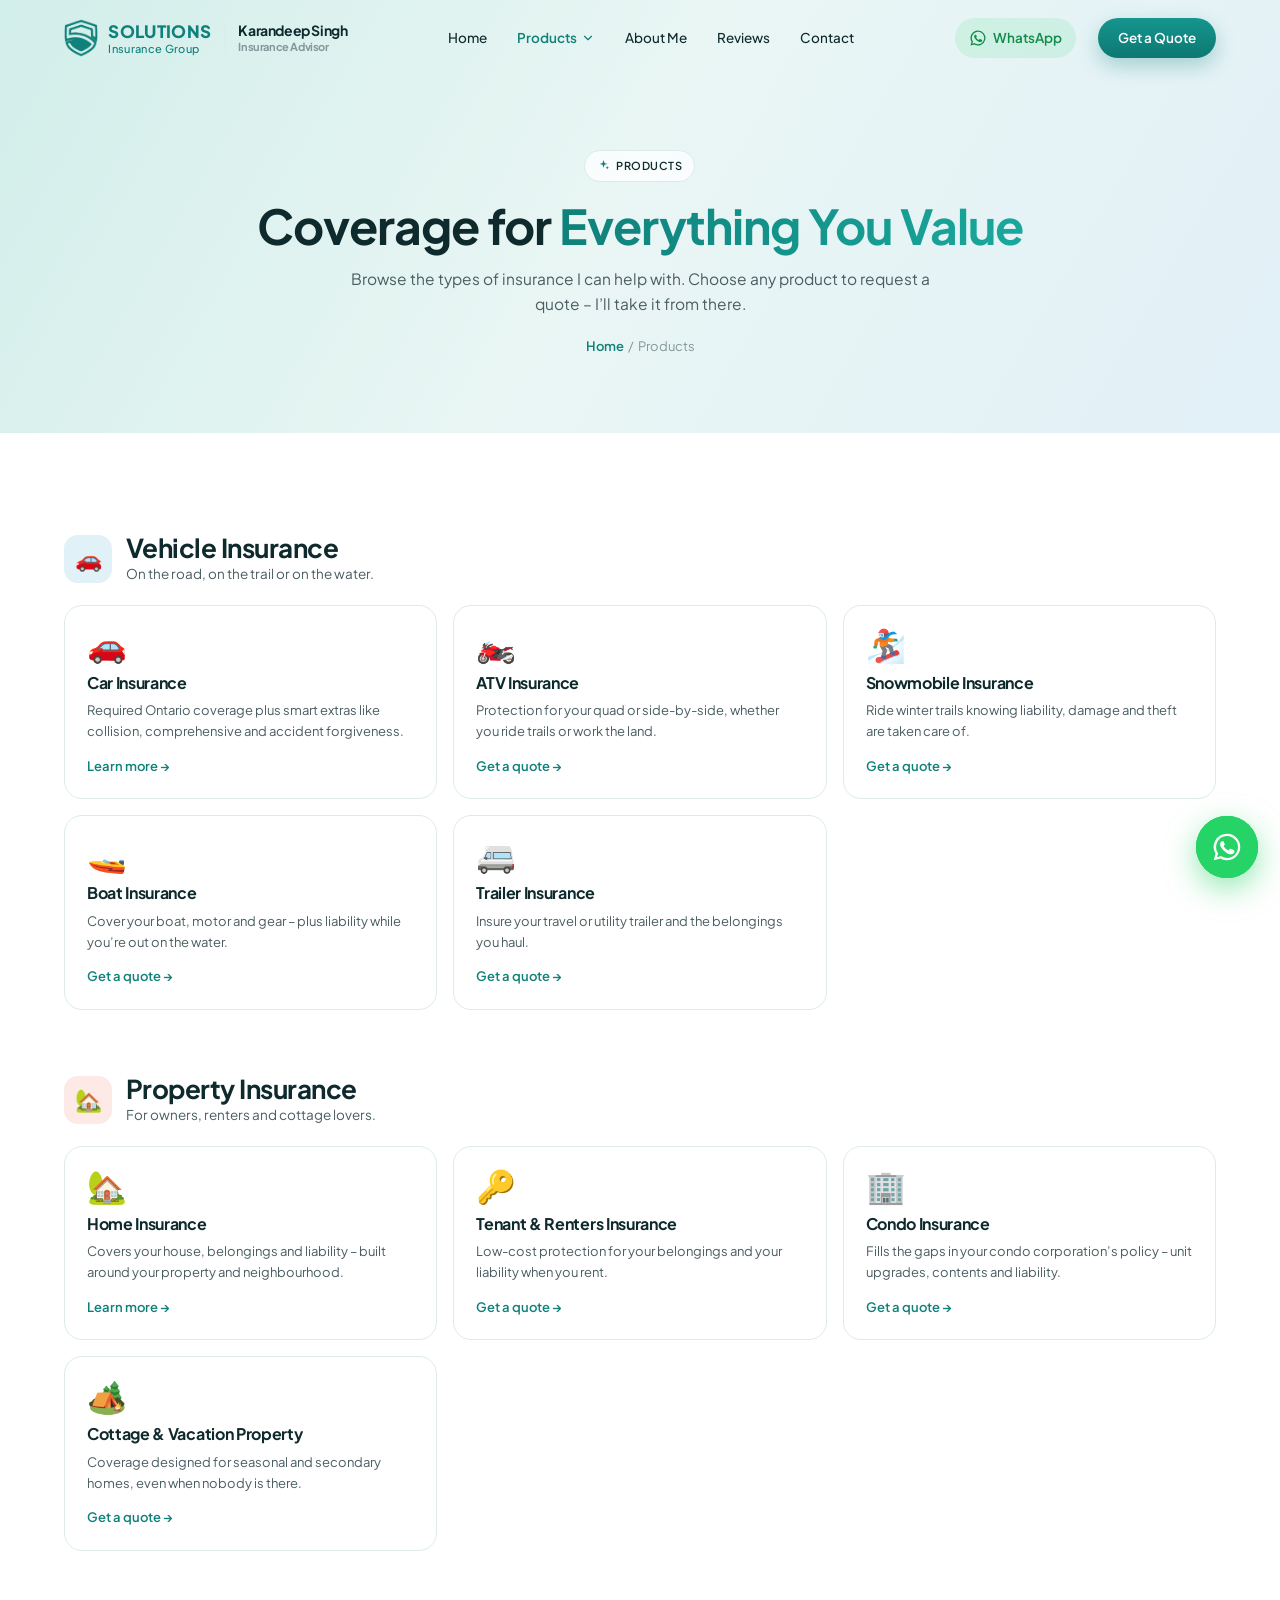
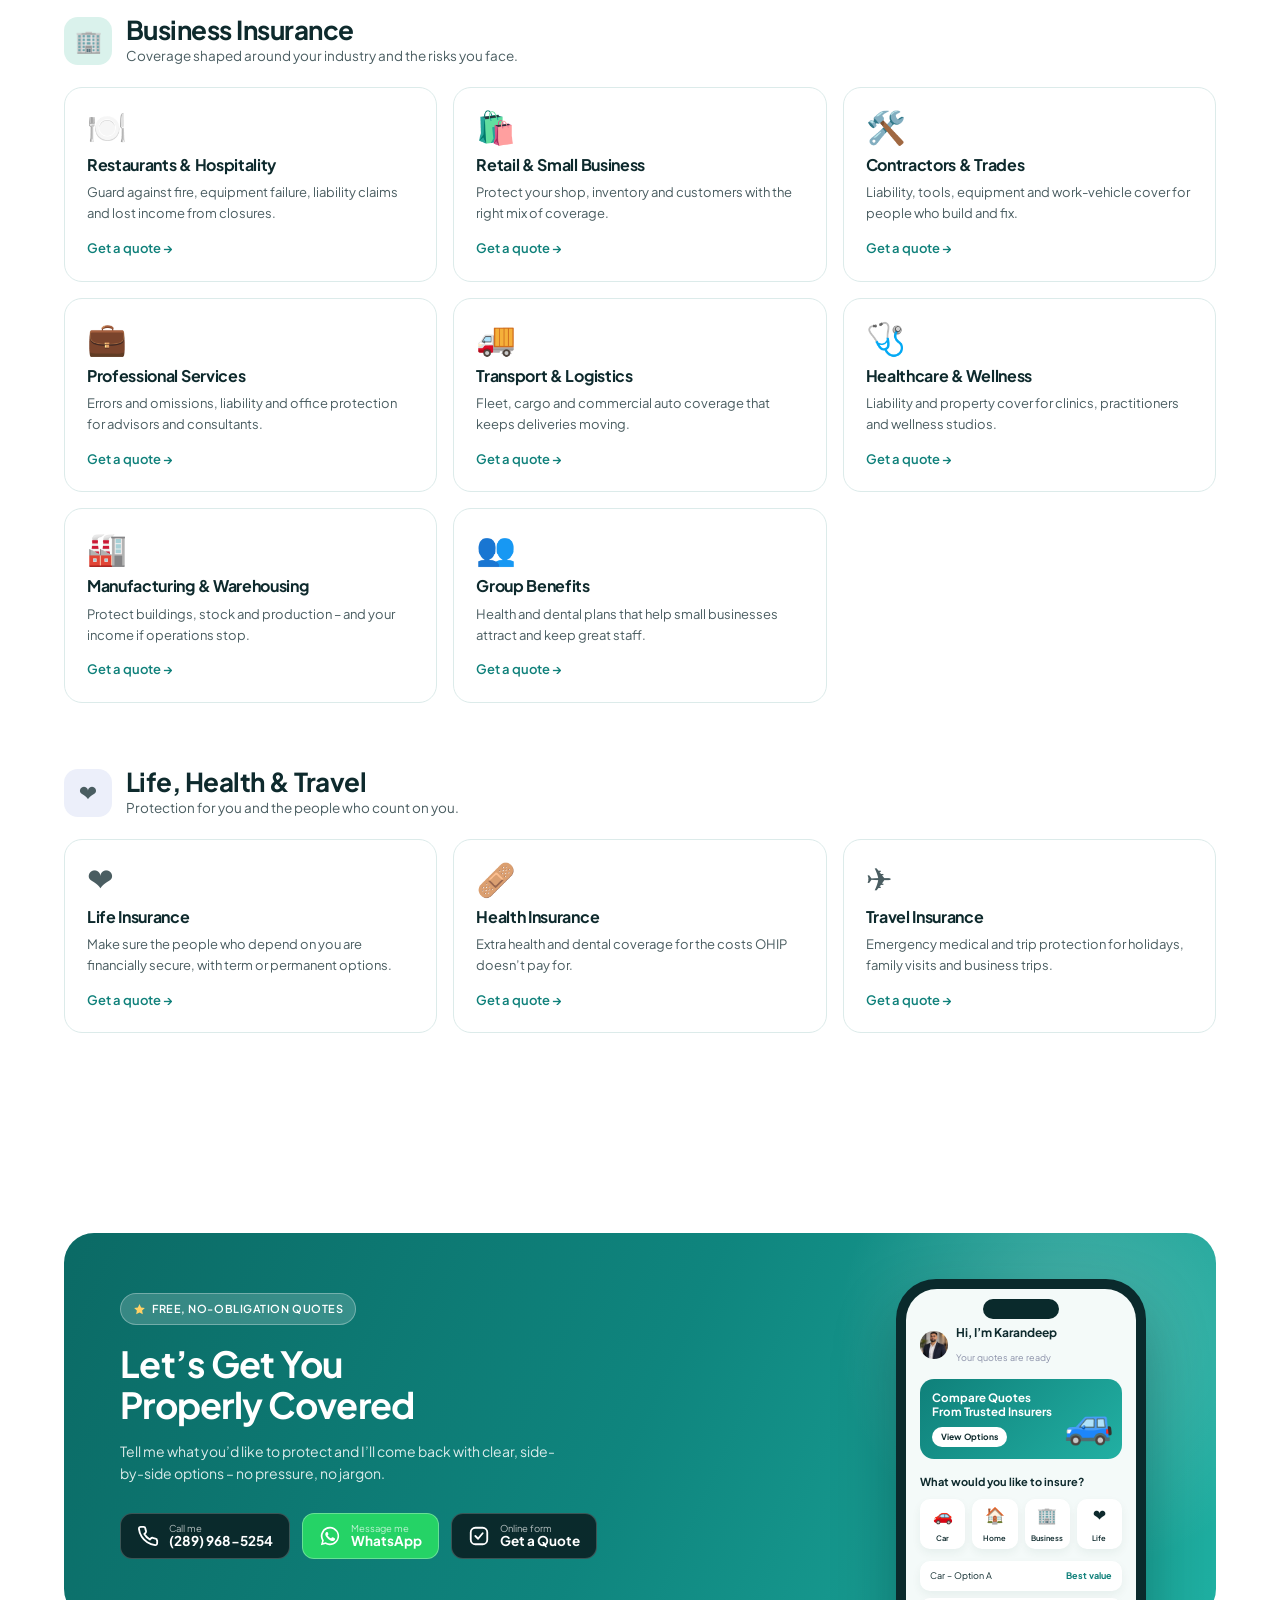
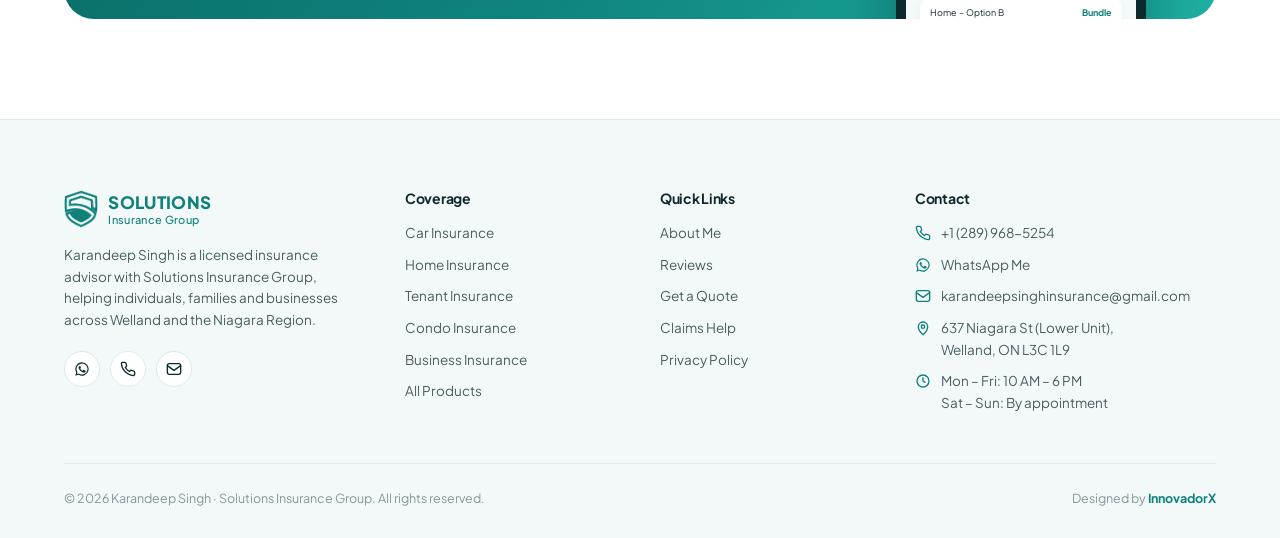
<file: products.html>
<!DOCTYPE html>
<html lang="en">
<head>
<meta charset="UTF-8">
<meta name="viewport" content="width=device-width, initial-scale=1, viewport-fit=cover">
<title>Insurance Products | Karandeep Singh, Welland</title>
<meta name="description" content="Car, home, tenant, condo, cottage, recreational, business, life, health and travel insurance in Welland and Niagara.">
<link rel="icon" type="image/png" href="images/favicon.png">
<link rel="preconnect" href="https://fonts.googleapis.com">
<link rel="preconnect" href="https://fonts.gstatic.com" crossorigin>
<link href="https://fonts.googleapis.com/css2?family=Plus+Jakarta+Sans:wght@400;500;600;700;800&display=swap" rel="stylesheet">
<link rel="stylesheet" href="assets/style.css">
</head>
<body>
<header class="site-header" id="header">
  <div class="container nav">
    <a href="index.html" class="logo" aria-label="Karandeep Singh – Solutions Insurance Group, home"><img src="images/mark-teal.png" alt="" width="36" height="40"><span class="logo-text"><b>SOLUTIONS</b><span>Insurance Group</span></span><span class="logo-person"><b>Karandeep Singh</b><span>Insurance Advisor</span></span></a>
    <nav class="nav-links" id="navLinks">
      <a href="index.html">Home</a>
      <div class="has-drop active"><button aria-expanded="false">Products <svg viewBox="0 0 24 24" fill="none" stroke="currentColor" stroke-width="2" stroke-linecap="round" stroke-linejoin="round"><path d="M6 9l6 6 6-6"/></svg></button><div class="drop"><div><h5>Vehicle Insurance</h5><a href="car-insurance.html">Car Insurance</a><a href="contact.html?type=ATV%20Insurance#quote">ATV Insurance</a><a href="contact.html?type=Snowmobile%20Insurance#quote">Snowmobile Insurance</a><a href="contact.html?type=Boat%20Insurance#quote">Boat Insurance</a><a href="contact.html?type=Trailer%20Insurance#quote">Trailer Insurance</a></div><div><h5>Property Insurance</h5><a href="home-insurance.html">Home Insurance</a><a href="contact.html?type=Tenant%20%26%20Renters%20Insurance#quote">Tenant & Renters Insurance</a><a href="contact.html?type=Condo%20Insurance#quote">Condo Insurance</a><a href="contact.html?type=Cottage%20%26%20Vacation%20Property#quote">Cottage & Vacation Property</a></div><div><h5>Business Insurance</h5><a href="contact.html?type=Business%20Insurance&for=Restaurants%20%26%20Hospitality#quote">Restaurants & Hospitality</a><a href="contact.html?type=Business%20Insurance&for=Retail%20%26%20Small%20Business#quote">Retail & Small Business</a><a href="contact.html?type=Business%20Insurance&for=Contractors%20%26%20Trades#quote">Contractors & Trades</a><a href="contact.html?type=Business%20Insurance&for=Professional%20Services#quote">Professional Services</a><a href="contact.html?type=Business%20Insurance&for=Transport%20%26%20Logistics#quote">Transport & Logistics</a><a href="contact.html?type=Business%20Insurance&for=Healthcare%20%26%20Wellness#quote">Healthcare & Wellness</a><a href="contact.html?type=Business%20Insurance&for=Manufacturing%20%26%20Warehousing#quote">Manufacturing & Warehousing</a><a href="contact.html?type=Group%20Benefits#quote">Group Benefits</a></div><div class="all"><a href="products.html">View all products →</a><a href="contact.html?type=Claims%20Help#quote">Need help with a claim? →</a></div></div></div>
      <a href="about.html">About Me</a>
      <a href="index.html#reviews">Reviews</a>
      <a href="contact.html">Contact</a>
    </nav>
    <div class="nav-right">
      <a href="https://wa.me/12899685254?text=Hi%20Karandeep%2C%20I%27d%20like%20to%20ask%20about%20insurance." class="nav-wa" target="_blank" rel="noopener" aria-label="WhatsApp Karandeep"><svg viewBox="0 0 24 24" fill="currentColor"><path d="M12 2a10 10 0 00-8.6 15.1L2 22l5-1.3A10 10 0 1012 2zm0 18.2a8.2 8.2 0 01-4.2-1.2l-.3-.2-3 .8.8-2.9-.2-.3A8.2 8.2 0 1112 20.2zm4.5-6.1c-.2-.1-1.5-.7-1.7-.8s-.4-.1-.6.1-.7.8-.8 1-.3.2-.5.1a6.7 6.7 0 01-3.3-2.9c-.3-.4.2-.4.7-1.4.1-.2 0-.3 0-.4l-.8-1.8c-.2-.5-.4-.4-.6-.4h-.5a1 1 0 00-.7.3 3 3 0 00-.9 2.2 5.2 5.2 0 001.1 2.7 11.8 11.8 0 004.5 4c1.7.7 2.3.8 3.2.6a2.7 2.7 0 001.8-1.3 2.2 2.2 0 00.1-1.3c0-.1-.2-.2-.5-.3z"/></svg><span>WhatsApp</span></a>
      <a href="contact.html#quote" class="btn btn-primary">Get a Quote</a>
      <button class="menu-btn" id="menuBtn" aria-label="Open menu" aria-expanded="false"><svg viewBox="0 0 24 24" fill="none" stroke="currentColor" stroke-width="2" stroke-linecap="round"><path d="M4 7h16M4 12h16M4 17h16"/></svg></button>
    </div>
  </div>
</header>
<main id="top">
<section class="page-hero"><div class="container">
  <span class="badge"><svg viewBox="0 0 24 24" fill="currentColor"><path d="M12 2l1.8 5.2L19 9l-5.2 1.8L12 16l-1.8-5.2L5 9l5.2-1.8L12 2zm7 11l.9 2.1L22 16l-2.1.9L19 19l-.9-2.1L16 16l2.1-.9L19 13z"/></svg>Products</span>
  <h1 class="hero-anim">Coverage for <span class="accent">Everything You Value</span></h1>
  <p>Browse the types of insurance I can help with. Choose any product to request a quote – I’ll take it from there.</p>
  <div class="crumb"><a href="index.html">Home</a> &nbsp;/&nbsp; Products</div>
</div></section>
<section class="sec"><div class="container"><div class="pgroup" id="vehicle-insurance"><div class="pgroup-head"><div class="ico bg-blue">🚗</div><div><h2>Vehicle Insurance</h2><p>On the road, on the trail or on the water.</p></div></div><div class="pgrid"><a class="pcard" id="car-insurance" href="car-insurance.html"><span class="emo">🚗</span><h3>Car Insurance</h3><p>Required Ontario coverage plus smart extras like collision, comprehensive and accident forgiveness.</p><span class="more">Learn more →</span></a><a class="pcard" id="atv-insurance" href="contact.html?type=ATV%20Insurance#quote"><span class="emo">🏍️</span><h3>ATV Insurance</h3><p>Protection for your quad or side-by-side, whether you ride trails or work the land.</p><span class="more">Get a quote →</span></a><a class="pcard" id="snowmobile-insurance" href="contact.html?type=Snowmobile%20Insurance#quote"><span class="emo">🏂</span><h3>Snowmobile Insurance</h3><p>Ride winter trails knowing liability, damage and theft are taken care of.</p><span class="more">Get a quote →</span></a><a class="pcard" id="boat-insurance" href="contact.html?type=Boat%20Insurance#quote"><span class="emo">🚤</span><h3>Boat Insurance</h3><p>Cover your boat, motor and gear – plus liability while you’re out on the water.</p><span class="more">Get a quote →</span></a><a class="pcard" id="trailer-insurance" href="contact.html?type=Trailer%20Insurance#quote"><span class="emo">🚐</span><h3>Trailer Insurance</h3><p>Insure your travel or utility trailer and the belongings you haul.</p><span class="more">Get a quote →</span></a></div></div><div class="pgroup" id="property-insurance"><div class="pgroup-head"><div class="ico bg-pink">🏡</div><div><h2>Property Insurance</h2><p>For owners, renters and cottage lovers.</p></div></div><div class="pgrid"><a class="pcard" id="home-insurance" href="home-insurance.html"><span class="emo">🏡</span><h3>Home Insurance</h3><p>Covers your house, belongings and liability – built around your property and neighbourhood.</p><span class="more">Learn more →</span></a><a class="pcard" id="tenant-renters-insurance" href="contact.html?type=Tenant%20%26%20Renters%20Insurance#quote"><span class="emo">🔑</span><h3>Tenant & Renters Insurance</h3><p>Low-cost protection for your belongings and your liability when you rent.</p><span class="more">Get a quote →</span></a><a class="pcard" id="condo-insurance" href="contact.html?type=Condo%20Insurance#quote"><span class="emo">🏢</span><h3>Condo Insurance</h3><p>Fills the gaps in your condo corporation’s policy – unit upgrades, contents and liability.</p><span class="more">Get a quote →</span></a><a class="pcard" id="cottage-vacation-property" href="contact.html?type=Cottage%20%26%20Vacation%20Property#quote"><span class="emo">🏕️</span><h3>Cottage & Vacation Property</h3><p>Coverage designed for seasonal and secondary homes, even when nobody is there.</p><span class="more">Get a quote →</span></a></div></div><div class="pgroup" id="business-insurance"><div class="pgroup-head"><div class="ico bg-mint">🏢</div><div><h2>Business Insurance</h2><p>Coverage shaped around your industry and the risks you face.</p></div></div><div class="pgrid"><a class="pcard" id="restaurants-hospitality" href="contact.html?type=Business%20Insurance&for=Restaurants%20%26%20Hospitality#quote"><span class="emo">🍽️</span><h3>Restaurants & Hospitality</h3><p>Guard against fire, equipment failure, liability claims and lost income from closures.</p><span class="more">Get a quote →</span></a><a class="pcard" id="retail-small-business" href="contact.html?type=Business%20Insurance&for=Retail%20%26%20Small%20Business#quote"><span class="emo">🛍️</span><h3>Retail & Small Business</h3><p>Protect your shop, inventory and customers with the right mix of coverage.</p><span class="more">Get a quote →</span></a><a class="pcard" id="contractors-trades" href="contact.html?type=Business%20Insurance&for=Contractors%20%26%20Trades#quote"><span class="emo">🛠️</span><h3>Contractors & Trades</h3><p>Liability, tools, equipment and work-vehicle cover for people who build and fix.</p><span class="more">Get a quote →</span></a><a class="pcard" id="professional-services" href="contact.html?type=Business%20Insurance&for=Professional%20Services#quote"><span class="emo">💼</span><h3>Professional Services</h3><p>Errors and omissions, liability and office protection for advisors and consultants.</p><span class="more">Get a quote →</span></a><a class="pcard" id="transport-logistics" href="contact.html?type=Business%20Insurance&for=Transport%20%26%20Logistics#quote"><span class="emo">🚚</span><h3>Transport & Logistics</h3><p>Fleet, cargo and commercial auto coverage that keeps deliveries moving.</p><span class="more">Get a quote →</span></a><a class="pcard" id="healthcare-wellness" href="contact.html?type=Business%20Insurance&for=Healthcare%20%26%20Wellness#quote"><span class="emo">🩺</span><h3>Healthcare & Wellness</h3><p>Liability and property cover for clinics, practitioners and wellness studios.</p><span class="more">Get a quote →</span></a><a class="pcard" id="manufacturing-warehousing" href="contact.html?type=Business%20Insurance&for=Manufacturing%20%26%20Warehousing#quote"><span class="emo">🏭</span><h3>Manufacturing & Warehousing</h3><p>Protect buildings, stock and production – and your income if operations stop.</p><span class="more">Get a quote →</span></a><a class="pcard" id="group-benefits" href="contact.html?type=Group%20Benefits#quote"><span class="emo">👥</span><h3>Group Benefits</h3><p>Health and dental plans that help small businesses attract and keep great staff.</p><span class="more">Get a quote →</span></a></div></div><div class="pgroup" id="life-health-travel"><div class="pgroup-head"><div class="ico bg-lilac">❤️</div><div><h2>Life, Health & Travel</h2><p>Protection for you and the people who count on you.</p></div></div><div class="pgrid"><a class="pcard" id="life-insurance" href="contact.html?type=Life%20Insurance#quote"><span class="emo">❤️</span><h3>Life Insurance</h3><p>Make sure the people who depend on you are financially secure, with term or permanent options.</p><span class="more">Get a quote →</span></a><a class="pcard" id="health-insurance" href="contact.html?type=Health%20Insurance#quote"><span class="emo">🩹</span><h3>Health Insurance</h3><p>Extra health and dental coverage for the costs OHIP doesn’t pay for.</p><span class="more">Get a quote →</span></a><a class="pcard" id="travel-insurance" href="contact.html?type=Travel%20Insurance#quote"><span class="emo">✈️</span><h3>Travel Insurance</h3><p>Emergency medical and trip protection for holidays, family visits and business trips.</p><span class="more">Get a quote →</span></a></div></div></div></section>
<section class="cta">
  <div class="container">
    <div class="cta-box">
      <div class="cta-copy">
        <span class="badge"><svg viewBox="0 0 24 24" fill="currentColor"><path d="M12 2l3 6.3 6.9.9-5 4.8 1.2 6.9L12 17.6 5.9 20.9 7.1 14l-5-4.8 6.9-.9L12 2z"/></svg>Free, no-obligation quotes</span>
        <h2>Let’s Get You <br>Properly Covered</h2>
        <p>Tell me what you’d like to protect and I’ll come back with clear, side-by-side options – no pressure, no jargon.</p>
        <div class="cta-btns">
          <a href="tel:+12899685254" class="store"><svg viewBox="0 0 24 24" fill="none" stroke="currentColor" stroke-width="2" stroke-linecap="round" stroke-linejoin="round"><path d="M22 16.9v3a2 2 0 01-2.2 2 19.8 19.8 0 01-8.6-3.1 19.5 19.5 0 01-6-6A19.8 19.8 0 012.1 4.2 2 2 0 014.1 2h3a2 2 0 012 1.7c.1.9.4 1.8.7 2.7a2 2 0 01-.5 2.1L8 9.8a16 16 0 006 6l1.3-1.3a2 2 0 012.1-.4c.9.3 1.8.6 2.7.7a2 2 0 011.7 2z"/></svg><span><small>Call me</small><b>(289) 968-5254</b></span></a>
          <a href="https://wa.me/12899685254?text=Hi%20Karandeep%2C%20I%27d%20like%20to%20ask%20about%20insurance." target="_blank" rel="noopener" class="store wa"><svg viewBox="0 0 24 24" fill="currentColor"><path d="M12 2a10 10 0 00-8.6 15.1L2 22l5-1.3A10 10 0 1012 2zm0 18.2a8.2 8.2 0 01-4.2-1.2l-.3-.2-3 .8.8-2.9-.2-.3A8.2 8.2 0 1112 20.2zm4.5-6.1c-.2-.1-1.5-.7-1.7-.8s-.4-.1-.6.1-.7.8-.8 1-.3.2-.5.1a6.7 6.7 0 01-3.3-2.9c-.3-.4.2-.4.7-1.4.1-.2 0-.3 0-.4l-.8-1.8c-.2-.5-.4-.4-.6-.4h-.5a1 1 0 00-.7.3 3 3 0 00-.9 2.2 5.2 5.2 0 001.1 2.7 11.8 11.8 0 004.5 4c1.7.7 2.3.8 3.2.6a2.7 2.7 0 001.8-1.3 2.2 2.2 0 00.1-1.3c0-.1-.2-.2-.5-.3z"/></svg><span><small>Message me</small><b>WhatsApp</b></span></a>
          <a href="contact.html#quote" class="store"><svg viewBox="0 0 24 24" fill="none" stroke="currentColor" stroke-width="2" stroke-linecap="round" stroke-linejoin="round"><rect x="3" y="3" width="18" height="18" rx="5"/><path d="M8 12l3 3 5-6"/></svg><span><small>Online form</small><b>Get a Quote</b></span></a>
        </div>
      </div>
      <div class="phone" aria-hidden="true">
        <div class="screen">
          <div class="scr-top"><div class="scr-av"></div><div><b>Hi, I’m Karandeep</b><small>Your quotes are ready</small></div></div>
          <div class="scr-promo"><b>Compare Quotes From Trusted Insurers</b><span class="go">View Options</span><span class="emo">🚙</span></div>
          <div class="scr-h">What would you like to insure?</div>
          <div class="scr-grid"><div><span>🚗</span>Car</div><div><span>🏠</span>Home</div><div><span>🏢</span>Business</div><div><span>❤️</span>Life</div></div>
          <div class="scr-list"><div><span>Car – Option A</span><b>Best value</b></div><div><span>Home – Option B</span><b>Bundle</b></div></div>
        </div>
      </div>
    </div>
  </div>
</section>
</main>
<footer class="footer">
  <div class="container">
    <div class="f-grid">
      <div class="f-about">
        <a href="index.html" class="logo"><img src="images/mark-teal.png" alt="" width="36" height="40"><span class="logo-text"><b>SOLUTIONS</b><span>Insurance Group</span></span><span class="logo-person"><b>Karandeep Singh</b><span>Insurance Advisor</span></span></a>
        <p>Karandeep Singh is a licensed insurance advisor with Solutions Insurance Group, helping individuals, families and businesses across Welland and the Niagara Region.</p>
        <div class="socials">
          <a href="https://wa.me/12899685254?text=Hi%20Karandeep%2C%20I%27d%20like%20to%20ask%20about%20insurance." aria-label="WhatsApp" target="_blank" rel="noopener" class="wa"><svg viewBox="0 0 24 24" fill="currentColor"><path d="M12 2a10 10 0 00-8.6 15.1L2 22l5-1.3A10 10 0 1012 2zm0 18.2a8.2 8.2 0 01-4.2-1.2l-.3-.2-3 .8.8-2.9-.2-.3A8.2 8.2 0 1112 20.2zm4.5-6.1c-.2-.1-1.5-.7-1.7-.8s-.4-.1-.6.1-.7.8-.8 1-.3.2-.5.1a6.7 6.7 0 01-3.3-2.9c-.3-.4.2-.4.7-1.4.1-.2 0-.3 0-.4l-.8-1.8c-.2-.5-.4-.4-.6-.4h-.5a1 1 0 00-.7.3 3 3 0 00-.9 2.2 5.2 5.2 0 001.1 2.7 11.8 11.8 0 004.5 4c1.7.7 2.3.8 3.2.6a2.7 2.7 0 001.8-1.3 2.2 2.2 0 00.1-1.3c0-.1-.2-.2-.5-.3z"/></svg></a>
          <a href="tel:+12899685254" aria-label="Call"><svg viewBox="0 0 24 24" fill="none" stroke="currentColor" stroke-width="2" stroke-linecap="round" stroke-linejoin="round"><path d="M22 16.9v3a2 2 0 01-2.2 2 19.8 19.8 0 01-8.6-3.1 19.5 19.5 0 01-6-6A19.8 19.8 0 012.1 4.2 2 2 0 014.1 2h3a2 2 0 012 1.7c.1.9.4 1.8.7 2.7a2 2 0 01-.5 2.1L8 9.8a16 16 0 006 6l1.3-1.3a2 2 0 012.1-.4c.9.3 1.8.6 2.7.7a2 2 0 011.7 2z"/></svg></a>
          <a href="mailto:karandeepsinghinsurance@gmail.com" aria-label="Email"><svg viewBox="0 0 24 24" fill="none" stroke="currentColor" stroke-width="2" stroke-linecap="round" stroke-linejoin="round"><rect x="2" y="4" width="20" height="16" rx="3"/><path d="M2 7l10 7 10-7"/></svg></a>
        </div>
      </div>
      <div>
        <h4>Coverage</h4>
        <ul><li><a href="car-insurance.html">Car Insurance</a></li><li><a href="home-insurance.html">Home Insurance</a></li><li><a href="contact.html?type=Tenant%20%26%20Renters%20Insurance#quote">Tenant Insurance</a></li><li><a href="contact.html?type=Condo%20Insurance#quote">Condo Insurance</a></li><li><a href="products.html#business-insurance">Business Insurance</a></li><li><a href="products.html">All Products</a></li></ul>
      </div>
      <div>
        <h4>Quick Links</h4>
        <ul><li><a href="about.html">About Me</a></li><li><a href="index.html#reviews">Reviews</a></li><li><a href="contact.html#quote">Get a Quote</a></li><li><a href="contact.html?type=Claims%20Help#quote">Claims Help</a></li><li><a href="privacy.html">Privacy Policy</a></li></ul>
      </div>
      <div>
        <h4>Contact</h4>
        <ul class="f-contact">
          <li><svg viewBox="0 0 24 24" fill="none" stroke="currentColor" stroke-width="2" stroke-linecap="round" stroke-linejoin="round"><path d="M22 16.9v3a2 2 0 01-2.2 2 19.8 19.8 0 01-8.6-3.1 19.5 19.5 0 01-6-6A19.8 19.8 0 012.1 4.2 2 2 0 014.1 2h3a2 2 0 012 1.7c.1.9.4 1.8.7 2.7a2 2 0 01-.5 2.1L8 9.8a16 16 0 006 6l1.3-1.3a2 2 0 012.1-.4c.9.3 1.8.6 2.7.7a2 2 0 011.7 2z"/></svg><a href="tel:+12899685254">+1 (289) 968-5254</a></li>
          <li><svg viewBox="0 0 24 24" fill="currentColor"><path d="M12 2a10 10 0 00-8.6 15.1L2 22l5-1.3A10 10 0 1012 2zm0 18.2a8.2 8.2 0 01-4.2-1.2l-.3-.2-3 .8.8-2.9-.2-.3A8.2 8.2 0 1112 20.2zm4.5-6.1c-.2-.1-1.5-.7-1.7-.8s-.4-.1-.6.1-.7.8-.8 1-.3.2-.5.1a6.7 6.7 0 01-3.3-2.9c-.3-.4.2-.4.7-1.4.1-.2 0-.3 0-.4l-.8-1.8c-.2-.5-.4-.4-.6-.4h-.5a1 1 0 00-.7.3 3 3 0 00-.9 2.2 5.2 5.2 0 001.1 2.7 11.8 11.8 0 004.5 4c1.7.7 2.3.8 3.2.6a2.7 2.7 0 001.8-1.3 2.2 2.2 0 00.1-1.3c0-.1-.2-.2-.5-.3z"/></svg><a href="https://wa.me/12899685254?text=Hi%20Karandeep%2C%20I%27d%20like%20to%20ask%20about%20insurance." target="_blank" rel="noopener">WhatsApp Me</a></li>
          <li><svg viewBox="0 0 24 24" fill="none" stroke="currentColor" stroke-width="2" stroke-linecap="round" stroke-linejoin="round"><rect x="2" y="4" width="20" height="16" rx="3"/><path d="M2 7l10 7 10-7"/></svg><a href="mailto:karandeepsinghinsurance@gmail.com">karandeepsinghinsurance@gmail.com</a></li>
          <li><svg viewBox="0 0 24 24" fill="none" stroke="currentColor" stroke-width="2" stroke-linecap="round" stroke-linejoin="round"><path d="M12 22s7-6.2 7-12a7 7 0 10-14 0c0 5.8 7 12 7 12z"/><circle cx="12" cy="10" r="2.5"/></svg><a href="https://www.google.com/maps/search/?api=1&query=637+Niagara+St+Welland+ON+L3C+1L9" target="_blank" rel="noopener">637 Niagara St (Lower Unit),<br>Welland, ON L3C 1L9</a></li>
          <li><svg viewBox="0 0 24 24" fill="none" stroke="currentColor" stroke-width="2" stroke-linecap="round" stroke-linejoin="round"><circle cx="12" cy="12" r="9"/><path d="M12 7v5l3 2"/></svg><span>Mon – Fri: 10 AM – 6 PM<br>Sat – Sun: By appointment</span></li>
        </ul>
      </div>
    </div>
    <div class="f-bottom">
      <span>© <span id="yr">2026</span> Karandeep Singh · Solutions Insurance Group. All rights reserved.</span>
      <span class="credit">Designed by <a href="https://innovadorx.com/" target="_blank" rel="noopener">InnovadorX</a></span>
    </div>
  </div>
</footer>
<a href="https://wa.me/12899685254?text=Hi%20Karandeep%2C%20I%27d%20like%20to%20ask%20about%20insurance." class="wa-float" target="_blank" rel="noopener" aria-label="Chat with Karandeep on WhatsApp"><svg viewBox="0 0 24 24" fill="currentColor"><path d="M12 2a10 10 0 00-8.6 15.1L2 22l5-1.3A10 10 0 1012 2zm0 18.2a8.2 8.2 0 01-4.2-1.2l-.3-.2-3 .8.8-2.9-.2-.3A8.2 8.2 0 1112 20.2zm4.5-6.1c-.2-.1-1.5-.7-1.7-.8s-.4-.1-.6.1-.7.8-.8 1-.3.2-.5.1a6.7 6.7 0 01-3.3-2.9c-.3-.4.2-.4.7-1.4.1-.2 0-.3 0-.4l-.8-1.8c-.2-.5-.4-.4-.6-.4h-.5a1 1 0 00-.7.3 3 3 0 00-.9 2.2 5.2 5.2 0 001.1 2.7 11.8 11.8 0 004.5 4c1.7.7 2.3.8 3.2.6a2.7 2.7 0 001.8-1.3 2.2 2.2 0 00.1-1.3c0-.1-.2-.2-.5-.3z"/></svg><span class="wa-tip">Chat on WhatsApp</span></a>
<script src="assets/main.js"></script>
</body>
</html>
</file>
<file: assets/style.css>
/* ============ DESIGN TOKENS ============ */
:root{
  --bg:#ffffff;
  --bg-soft:#f3f9f8;
  --surface:#ffffff;
  --glass:rgba(255,255,255,.72);
  --header-bg:rgba(255,255,255,.78);
  --navy:#0e2a2d;
  --text:#4a5d61;
  --muted:#84979a;
  --border:#dcebea;
  --primary:#0f807a;
  --primary-2:#1aa89c;
  --primary-soft:#e4f4f2;
  --hero-grad:linear-gradient(120deg,#d2eeea 0%,#e9f6f4 48%,#e2f0f8 100%);
  --section-grad:linear-gradient(180deg,#f1f8f7 0%,#f7fbfa 100%);
  --c-blue:#e1f1f8;  --c-pink:#fde9e5;  --c-lilac:#eceffa;
  --c-purple:#e3f3f1; --c-mint:#daf2ec; --c-peach:#fdf0e2;
  --t-pink:#f2a191;  --t-purple:#2fa79c; --t-blue:#5fb0d0;
  --shadow:0 12px 32px rgba(14,60,58,.08);
  --shadow-lg:0 20px 50px rgba(14,60,58,.14);
  --star:#f5a524;
  --radius:20px;
}
@media (prefers-color-scheme: dark){
  :root{
    color-scheme:dark;
    --bg:#091719; --bg-soft:#0d1f21; --surface:#122a2c; --glass:rgba(18,42,44,.75);
    --header-bg:rgba(9,23,25,.78);
    --navy:#e8f6f4; --text:#afc6c5; --muted:#7e9897; --border:#21403f;
    --primary:#35c2b5; --primary-2:#62dccc; --primary-soft:#123a37;
    --hero-grad:linear-gradient(120deg,#0f2d2e 0%,#0c2123 48%,#0e2533 100%);
    --section-grad:linear-gradient(180deg,#0d1f21 0%,#0b1c1f 100%);
    --c-blue:#11293a; --c-pink:#2f2220; --c-lilac:#1c2337;
    --c-purple:#123331; --c-mint:#10302a; --c-peach:#2f281c;
    --shadow:0 12px 32px rgba(0,0,0,.35); --shadow-lg:0 20px 50px rgba(0,0,0,.45);
  }
}

/* ============ BASE ============ */
*{box-sizing:border-box;margin:0;padding:0}
html{scroll-behavior:smooth;scroll-padding-top:90px}
body{font-family:'Plus Jakarta Sans',system-ui,-apple-system,'Segoe UI',Roboto,sans-serif;background:var(--bg);color:var(--text);font-size:15px;line-height:1.6;-webkit-font-smoothing:antialiased}
a{color:inherit;text-decoration:none}
img{max-width:100%;display:block}
button{font:inherit;cursor:pointer;border:0;background:none;color:inherit}
:focus-visible{outline:2px solid var(--primary);outline-offset:3px;border-radius:8px}
.container{max-width:1200px;margin:0 auto;padding:0 24px}
h1,h2,h3,h4{color:var(--navy);line-height:1.15;letter-spacing:-.02em}
.accent{background:linear-gradient(90deg,var(--primary),var(--primary-2));-webkit-background-clip:text;background-clip:text;color:transparent}

.badge{display:inline-flex;align-items:center;gap:6px;padding:6px 12px;border-radius:999px;background:var(--glass);border:1px solid var(--border);font-size:11px;font-weight:600;letter-spacing:.05em;text-transform:uppercase;color:var(--navy)}
.badge svg{width:13px;height:13px;color:var(--primary)}

.btn{display:inline-flex;align-items:center;justify-content:center;gap:8px;height:46px;padding:0 24px;border-radius:999px;font-weight:600;font-size:14px;white-space:nowrap;transition:transform .2s,box-shadow .2s,background .2s}
.btn svg{width:16px;height:16px}
.btn-primary{background:linear-gradient(180deg,#15968e,#0d7872);color:#fff;box-shadow:0 8px 20px rgba(15,128,122,.3)}
.btn-primary:hover{transform:translateY(-1px);box-shadow:0 12px 26px rgba(15,128,122,.38)}
.btn-outline{border:1.5px solid var(--navy);color:var(--navy)}
.btn-outline:hover{background:var(--navy);color:var(--bg)}
.btn-sm{height:28px;padding:0 14px;font-size:11.5px;font-weight:600;border:1px solid rgba(15,128,122,.45);color:var(--primary);background:var(--glass)}
.btn-sm:hover{background:var(--primary);color:#fff}

/* image slots: put your files in /images with these names */
.ph{position:relative;overflow:hidden;background:linear-gradient(135deg,#cbe9e5,#e6f4f2 55%,#dcecf5)}
.ph img{width:100%;height:100%;object-fit:cover}
.ph .ph-label{display:none;position:absolute;inset:0;place-items:center;text-align:center;color:#3f7d78;font-size:12px;font-weight:600;padding:12px}
.ph.noimg .ph-label{display:grid}
.ph.noimg img{display:none}
@media (prefers-color-scheme: dark){.ph{background:linear-gradient(135deg,#143a3b,#112e30 55%,#132c3a)}.ph .ph-label{color:#8cc9c3}}

.sec-head{display:flex;justify-content:space-between;align-items:flex-end;gap:40px;margin-bottom:40px}
.sec-head h2{font-size:34px;font-weight:700;margin-top:12px;max-width:520px}
.sec-head p{max-width:380px;font-size:13.5px;color:var(--text)}
.sec-head-center{text-align:center;margin:0 auto 44px;max-width:620px}
.sec-head-center h2{font-size:42px;font-weight:700;margin:14px 0 14px}
.sec-head-center p{font-size:14.5px}

/* ============ HEADER ============ */
.site-header{position:fixed;top:0;left:0;right:0;z-index:50;transition:background .25s,box-shadow .25s}
.site-header.scrolled{background:var(--header-bg);backdrop-filter:blur(14px);-webkit-backdrop-filter:blur(14px);box-shadow:0 1px 0 var(--border)}
.nav{display:flex;align-items:center;justify-content:space-between;height:76px}
.logo{display:flex;align-items:center;gap:9px;font-weight:700;font-size:20px;color:var(--navy);letter-spacing:-.02em}
.logo-mark{width:32px;height:32px}
.nav-links{display:flex;align-items:center;gap:30px;font-size:13.5px;font-weight:500;color:var(--navy)}
.nav-links a:hover{color:var(--primary)}
.nav-right{display:flex;align-items:center;gap:22px;font-size:13.5px;font-weight:500;color:var(--navy)}
.lang{display:flex;align-items:center;gap:5px}
.lang svg{width:15px;height:15px}
.nav-right .btn{height:40px;padding:0 20px;font-size:13.5px}
.menu-btn{display:none;width:42px;height:42px;border-radius:12px;border:1px solid var(--border);background:var(--surface);place-items:center}
.menu-btn svg{width:20px;height:20px;color:var(--navy)}

/* ============ HERO ============ */
.hero{background:var(--hero-grad);padding:128px 0 56px}
.hero-grid{display:grid;grid-template-columns:1.05fr 1fr;gap:56px;align-items:center}
.hero h1{font-size:44px;font-weight:700;line-height:1.1;margin:22px 0 20px}
.hero-copy>p{font-size:15px;max-width:470px;color:var(--text)}
.hero-cta{display:flex;flex-wrap:wrap;gap:12px;margin:30px 0 26px}
.hero-checks{display:flex;flex-wrap:wrap;gap:22px;font-size:13px;color:var(--text)}
.hero-checks span{display:flex;align-items:center;gap:6px}
.hero-checks svg{width:15px;height:15px;color:var(--primary)}
.hero-visual{position:relative;padding-left:40px}
.hero-media{border-radius:28px;aspect-ratio:1/.96;box-shadow:var(--shadow-lg)}
.rating-chip{position:absolute;top:16px;right:16px;background:var(--surface);color:var(--navy);border-radius:999px;padding:6px 12px;font-size:12px;font-weight:600;display:flex;align-items:center;gap:6px;box-shadow:var(--shadow)}
.rating-chip svg{width:13px;height:13px;color:var(--star)}
.rating-chip i{font-style:normal;color:var(--muted);font-weight:500}
.policy-card{position:absolute;left:0;bottom:22px;width:240px;background:var(--surface);border-radius:16px;padding:14px 16px;box-shadow:var(--shadow-lg)}
.policy-top{display:flex;align-items:center;gap:10px}
.policy-ico{width:34px;height:34px;border-radius:10px;background:var(--primary);display:grid;place-items:center;color:#fff}
.policy-ico svg{width:18px;height:18px}
.policy-top b{display:block;color:var(--navy);font-size:13px}
.policy-top small{color:var(--muted);font-size:11px}
.bar{height:5px;border-radius:9px;background:var(--primary-soft);margin:12px 0 6px;overflow:hidden}
.bar span{display:block;height:100%;width:80%;border-radius:9px;background:linear-gradient(90deg,var(--primary),var(--primary-2))}
.policy-foot{display:flex;justify-content:space-between;font-size:11px;color:var(--muted)}

.partners{margin-top:72px;text-align:center}
.partners h3{font-size:19px;font-weight:500;color:var(--navy);letter-spacing:-.01em;margin-bottom:30px}
.partner-row{display:flex;justify-content:space-between;align-items:center;gap:28px;flex-wrap:wrap}
.partner{height:38px;width:150px;display:grid;place-items:center}
.partner img{max-height:34px;width:auto;object-fit:contain}
.partner .ph-label{display:none;font-weight:700;font-size:17px;color:var(--navy);opacity:.55;letter-spacing:-.01em}
.partner.noimg img{display:none}.partner.noimg .ph-label{display:block}

/* ============ CATEGORIES ============ */
.categories{padding:100px 0}
.cat-grid{display:grid;grid-template-columns:repeat(3,1fr);gap:18px}
.cat{position:relative;overflow:hidden;border-radius:18px;padding:22px 22px 20px;min-height:178px;display:flex;flex-direction:column;align-items:flex-start;border:1px solid rgba(255,255,255,.6)}
.cat h3{font-size:16.5px;font-weight:700;margin-bottom:4px}
.cat p{font-size:12.5px;line-height:1.5;max-width:58%;margin-bottom:14px}
.cat .btn-sm{margin-top:auto}
.cat-art{position:absolute;right:14px;bottom:6px;width:120px;height:120px;display:grid;place-items:center}
.cat-art img{width:100%;height:100%;object-fit:contain}
.cat-art .emo{display:none;font-size:80px;line-height:1;filter:drop-shadow(0 10px 14px rgba(10,50,50,.22))}
.cat-art.noimg img{display:none}.cat-art.noimg .emo{display:block}
.bg-blue{background:var(--c-blue)}.bg-pink{background:var(--c-pink)}.bg-lilac{background:var(--c-lilac)}
.bg-purple{background:var(--c-purple)}.bg-mint{background:var(--c-mint)}.bg-peach{background:var(--c-peach)}
.mini.bg-blue{background:var(--c-blue)}.mini.bg-mint{background:var(--c-mint)}.mini.bg-pink{background:var(--c-pink)}
@media (prefers-color-scheme: dark){.cat{border-color:var(--border)}}

/* ============ FEATURES (BENTO) ============ */
.features{padding:100px 0;background:var(--section-grad)}
.bento{display:grid;grid-template-columns:repeat(6,1fr);gap:18px}
.fx{grid-column:span 2;background:var(--surface);border:1px solid var(--border);border-radius:var(--radius);padding:20px 22px 24px;text-align:center}
.fx.wide{grid-column:span 3}
.fx-vis{height:180px;display:grid;place-items:center;margin-bottom:14px;position:relative}
.fx h3{font-size:16px;font-weight:700;margin-bottom:6px}
.fx p{font-size:12.5px;color:var(--text);max-width:330px;margin:0 auto;line-height:1.55}

.mini{background:var(--surface);border:1px solid var(--border);border-radius:12px;box-shadow:var(--shadow);padding:10px 12px;text-align:left;font-size:11px;display:flex;align-items:center;gap:10px}
.mini b{display:block;font-size:11.5px;color:var(--navy)}
.mini small{display:block;color:var(--muted);font-size:9.5px;line-height:1.35}
.tag{display:inline-block;margin-top:5px;padding:2px 9px;border-radius:999px;font-size:9px;font-weight:600;color:#fff;background:var(--t-pink)}
.mini .emo{font-size:30px;margin-left:auto}
.stack{position:relative;width:290px;height:160px}
.stack .mini{position:absolute;width:210px}
.stack .m1{top:0;left:0;background:var(--c-pink)}
.stack .m2{bottom:0;right:0;background:var(--c-lilac)}

.chips{display:flex;flex-wrap:wrap;justify-content:center;gap:8px;max-width:270px}
.chip{padding:6px 13px;border-radius:999px;font-size:10.5px;font-weight:600;color:#fff}
.chip.p{background:var(--t-pink)}.chip.v{background:var(--t-purple)}.chip.b{background:var(--t-blue)}
.platform{font-size:58px;line-height:1;margin-bottom:14px;filter:drop-shadow(0 12px 14px rgba(10,50,50,.2))}

.promo{position:absolute;width:190px;border-radius:12px;padding:10px 12px;color:#fff;text-align:left;box-shadow:var(--shadow)}
.promo b{display:block;font-size:11px;line-height:1.3;max-width:115px}
.promo small{display:block;font-size:8.5px;opacity:.8;margin-top:2px;max-width:110px}
.promo .go{display:inline-block;margin-top:6px;background:#fff;color:var(--navy);font-size:8.5px;font-weight:700;padding:3px 9px;border-radius:999px}
.promo .emo{position:absolute;right:8px;bottom:6px;font-size:36px}
.promo.a{top:10px;left:calc(50% - 125px);background:linear-gradient(135deg,#0f807a,#22b0a3)}
.promo.b{bottom:6px;left:calc(50% - 65px);background:linear-gradient(135deg,#1d6f8f,#3d9cc2)}

.tiles{display:grid;grid-template-columns:repeat(3,58px);gap:10px}
.tile{width:58px;height:50px;border-radius:10px;display:grid;place-items:center;font-size:8.5px;font-weight:600;color:var(--navy);padding-top:3px;line-height:1}
.tile span{font-size:18px;line-height:1}

.list{display:flex;flex-direction:column;gap:9px;width:240px}
.list .mini{padding:9px 11px}
.list .plus{margin-left:auto;width:20px;height:20px;border-radius:50%;background:var(--navy);color:var(--bg);display:grid;place-items:center;font-size:13px;font-weight:700;flex:none}
.list .pill{margin-left:auto;font-size:8.5px;font-weight:600;padding:3px 8px;border-radius:999px;border:1px solid var(--border);color:var(--text);flex:none}

/* ============ TESTIMONIALS ============ */
.testimonials{padding:100px 0}
.t-grid{display:grid;grid-template-columns:1.1fr 1.3fr .55fr .55fr;gap:14px;height:270px}
.t-photo{border-radius:16px}
.t-card{background:var(--surface);border:1px solid var(--border);border-radius:16px;padding:22px 24px;display:flex;flex-direction:column;box-shadow:var(--shadow)}
.stars{display:flex;gap:3px;color:var(--star);margin-bottom:12px}
.stars svg{width:15px;height:15px}
.t-card blockquote{font-size:13.5px;color:var(--navy);line-height:1.65;flex:1}
.t-person{display:flex;align-items:center;gap:10px;margin-top:14px;padding-top:14px;border-top:1px solid var(--border)}
.t-avatar{width:30px;height:30px;border-radius:50%;flex:none}
.t-person b{display:block;font-size:13px;color:var(--navy)}
.t-person small{font-size:11px;color:var(--muted)}
.t-nav{display:flex;gap:8px;margin-top:auto;justify-content:flex-end}
.t-dots{display:flex;gap:6px;justify-content:center;margin-top:18px}
.t-dots button{width:8px;height:8px;border-radius:9px;background:var(--border);transition:width .25s,background .25s}
.t-dots button.on{width:22px;background:var(--primary)}

/* ============ FAQ ============ */
.faq{padding:100px 0;background:var(--section-grad)}
.faq-grid{display:grid;grid-template-columns:1fr 1.15fr;gap:40px;align-items:start}
.faq-art{border-radius:24px;background:var(--glass);border:1px solid var(--border);min-height:380px;display:grid;place-items:center;position:relative;overflow:hidden}

.float{position:absolute;background:var(--surface);border-radius:12px;box-shadow:var(--shadow);padding:8px 11px;font-size:10.5px;font-weight:600;color:var(--navy);display:flex;align-items:center;gap:6px}
.float.f1{top:18%;left:10%}.float.f2{top:22%;right:10%}.float.f3{bottom:18%;left:12%}.float.f4{bottom:22%;right:9%}
.faq-list{display:flex;flex-direction:column;gap:10px}
.faq-item{background:var(--surface);border:1px solid var(--border);border-radius:12px;transition:border-color .2s}
.faq-item.open{border-color:var(--primary);box-shadow:0 0 0 3px var(--primary-soft)}
.faq-q{width:100%;display:flex;justify-content:space-between;align-items:center;gap:16px;padding:16px 18px;text-align:left;font-size:14px;font-weight:600;color:var(--navy)}
.faq-q .ic{position:relative;width:14px;height:14px;flex:none}
.faq-q .ic::before,.faq-q .ic::after{content:"";position:absolute;left:0;top:6px;width:14px;height:2px;background:currentColor;border-radius:2px;transition:transform .25s}
.faq-q .ic::after{transform:rotate(90deg)}
.faq-item.open .ic::after{transform:rotate(0)}
.faq-a{display:grid;grid-template-rows:0fr;transition:grid-template-rows .3s}
.faq-a>div{overflow:hidden}
.faq-a p{padding:0 18px 16px;font-size:13px;color:var(--text);max-width:560px}
.faq-item.open .faq-a{grid-template-rows:1fr}

/* ============ CTA ============ */
.cta{padding:100px 0}
.cta-box{position:relative;overflow:hidden;border-radius:30px;background:linear-gradient(115deg,#0b6a65 0%,#0f857e 50%,#1fb0a2 100%);color:#fff;padding:60px 56px;min-height:380px;display:grid;grid-template-columns:1.15fr .85fr;gap:30px}
.cta-box::before{content:"";position:absolute;width:520px;height:520px;border-radius:50%;background:radial-gradient(circle,rgba(255,255,255,.22),transparent 65%);right:-120px;top:-160px}
.cta-copy{position:relative;z-index:1}
.cta .badge{background:rgba(255,255,255,.18);border-color:rgba(255,255,255,.3);color:#fff}
.cta .badge svg{color:#ffd166}
.cta h2{color:#fff;font-size:36px;font-weight:700;margin:18px 0 14px;max-width:560px}
.cta p{color:rgba(255,255,255,.85);font-size:14px;max-width:440px}
.cta-btns{display:flex;flex-wrap:wrap;gap:12px;margin-top:28px}
.store{display:flex;align-items:center;gap:10px;background:#0a2a2c;color:#fff;border-radius:12px;padding:9px 16px;border:1px solid rgba(255,255,255,.2)}
.store svg{width:22px;height:22px}
.store small{display:block;font-size:9.5px;opacity:.7;line-height:1.1}
.store b{display:block;font-size:13.5px;line-height:1.2}
.store:hover{background:#12403f}

.phone{position:absolute;right:70px;top:46px;width:250px;height:470px;background:#0a2a2c;border-radius:40px;padding:10px;box-shadow:0 30px 60px rgba(5,40,40,.35);z-index:1}
.screen{background:#f4faf9;border-radius:31px;height:100%;padding:34px 14px 14px;color:#0e2a2d;overflow:hidden;position:relative}
.screen::before{content:"";position:absolute;top:10px;left:50%;transform:translateX(-50%);width:76px;height:20px;border-radius:12px;background:#0a2a2c}
.scr-top{display:flex;align-items:center;gap:8px;margin-bottom:12px}
.scr-av{width:28px;height:28px;border-radius:50%;background:url(../images/karandeep.jpg) center/cover}
.scr-top b{font-size:12px;display:block}.scr-top small{font-size:9px;color:#8a90a8}
.scr-promo{border-radius:14px;background:linear-gradient(135deg,#0f807a,#22b0a3);color:#fff;padding:12px;position:relative;margin-bottom:14px}
.scr-promo b{font-size:11.5px;display:block;max-width:120px;line-height:1.3}
.scr-promo .go{display:inline-block;margin-top:7px;background:#fff;color:#0e2a2d;font-size:8.5px;font-weight:700;padding:3px 9px;border-radius:999px}
.scr-promo .emo{position:absolute;right:8px;bottom:6px;font-size:40px}
.scr-h{font-size:11px;font-weight:700;margin-bottom:8px}
.scr-grid{display:grid;grid-template-columns:repeat(4,1fr);gap:7px}
.scr-grid div{background:#fff;border-radius:10px;height:50px;display:grid;place-items:center;font-size:7.5px;font-weight:600;padding-top:2px;line-height:1;box-shadow:0 4px 10px rgba(14,60,58,.06)}
.scr-grid span{font-size:16px}
.scr-list{margin-top:12px;display:flex;flex-direction:column;gap:7px}
.scr-list div{background:#fff;border-radius:10px;padding:8px 10px;font-size:9px;display:flex;justify-content:space-between;box-shadow:0 4px 10px rgba(14,60,58,.06)}
.scr-list b{color:#0f807a}

/* ============ FOOTER ============ */
.footer{background:var(--bg-soft);border-top:1px solid var(--border);padding:70px 0 30px;font-size:13.5px}
.f-grid{display:grid;grid-template-columns:1.4fr 1fr 1fr 1.4fr;gap:40px}
.f-about p{margin:16px 0 20px;max-width:300px}
.socials{display:flex;gap:10px}
.socials a{width:36px;height:36px;border-radius:50%;border:1px solid var(--border);background:var(--surface);display:grid;place-items:center;color:var(--navy)}
.socials a:hover{background:var(--primary);color:#fff;border-color:var(--primary)}
.socials svg{width:16px;height:16px}
.footer h4{font-size:14px;margin-bottom:16px}
.footer ul{list-style:none;display:flex;flex-direction:column;gap:10px}
.footer ul a:hover{color:var(--primary)}
.f-contact li{display:flex;gap:10px;align-items:flex-start}
.f-contact svg{width:16px;height:16px;color:var(--primary);flex:none;margin-top:3px}
.f-bottom{margin-top:50px;padding-top:24px;border-top:1px solid var(--border);display:flex;justify-content:space-between;gap:20px;flex-wrap:wrap;font-size:12.5px;color:var(--muted)}

/* ============ RESPONSIVE ============ */
@media (max-width:1060px){
  .nav-links,.nav-right .lang,.nav-right .call{display:none}
  .menu-btn{display:grid}
  .nav-links.show{display:flex;position:absolute;top:76px;left:16px;right:16px;flex-direction:column;align-items:flex-start;gap:4px;padding:14px;background:var(--surface);border:1px solid var(--border);border-radius:16px;box-shadow:var(--shadow-lg)}
  .nav-links.show a{padding:10px 12px;width:100%;border-radius:10px}
  .nav-links.show a:hover{background:var(--primary-soft)}
  .hero-grid{grid-template-columns:1fr;gap:44px}
  .hero-visual{max-width:600px}
  .cat-grid{grid-template-columns:repeat(2,1fr)}
  .bento{grid-template-columns:repeat(2,1fr)}
  .fx,.fx.wide{grid-column:span 1}
  .fx:last-child{grid-column:span 2}
  .t-grid{grid-template-columns:1fr 1fr;height:auto}
  .t-grid .t-photo{min-height:260px}
  .t-grid .t-photo.sm{display:none}
  .faq-grid{grid-template-columns:1fr}
  .faq-art{min-height:300px}
  .cta-box{grid-template-columns:1fr;padding:48px 36px 0}
  .phone{position:relative;right:auto;top:auto;margin:10px auto -150px}
  .f-grid{grid-template-columns:1fr 1fr}
}
@media (max-width:680px){
  .container{padding:0 18px}
  .nav-right .btn{display:none}
  .hero{padding-top:110px}
  .hero h1{font-size:38px}
  h1 br,h2 br{display:none}
  .hero-visual{padding-left:0}
  .policy-card{left:12px;bottom:-26px;width:220px}
  .partners{margin-top:80px}
  .partner-row{justify-content:center}
  .partner{width:130px}
  .sec-head{flex-direction:column;align-items:flex-start;gap:12px}
  .sec-head h2,.sec-head-center h2{font-size:30px}
  .cta h2{font-size:30px}
  .categories,.features,.testimonials,.faq,.cta{padding:72px 0}
  .cat-grid{grid-template-columns:1fr}
  .bento{grid-template-columns:1fr}
  .fx:last-child{grid-column:span 1}
  .t-grid{grid-template-columns:1fr}
  .cta-box{padding:40px 24px 0;border-radius:24px}
  .f-grid{grid-template-columns:1fr}
}
@media (prefers-reduced-motion:reduce){*{transition:none!important;scroll-behavior:auto!important}}
/* ===================================================
   SOLUTIONS INSURANCE GROUP – page styles
   BRAND OPTION: to switch the site to the logo's teal,
   set --primary:#0f807a; --primary-2:#14a39a; in :root
   =================================================== */
:root{--brand:#0f807a}
@media (prefers-color-scheme: dark){:root{--brand:#3cc3b9}}

/* logo */
.logo{gap:10px}
.logo img{height:38px;width:auto}
.logo-text{display:flex;flex-direction:column;line-height:1}
.logo-text b{font-size:17px;font-weight:800;letter-spacing:.02em;color:var(--brand)}
.logo-text span{font-size:11px;font-weight:500;color:var(--brand);letter-spacing:.03em;margin-top:3px}

/* nav extras */
.nav-links a.active,.has-drop.active>button{color:var(--primary);font-weight:600}
.has-drop{position:relative}
.has-drop>button{display:flex;align-items:center;gap:4px;font-weight:500;font-size:13.5px;color:var(--navy)}
.has-drop>button svg{width:14px;height:14px;transition:transform .2s}
.drop{position:absolute;top:calc(100% + 16px);left:50%;transform:translate(-50%,6px);width:660px;background:var(--surface);border:1px solid var(--border);border-radius:18px;box-shadow:var(--shadow-lg);padding:22px;display:grid;grid-template-columns:repeat(3,1fr);gap:18px;opacity:0;visibility:hidden;transition:opacity .2s,transform .2s,visibility .2s}
.drop::before{content:"";position:absolute;left:0;right:0;top:-18px;height:18px}
.has-drop:hover .drop,.has-drop:focus-within .drop,.has-drop.open .drop{opacity:1;visibility:visible;transform:translate(-50%,0)}
.drop h5{font-size:11px;text-transform:uppercase;letter-spacing:.06em;color:var(--muted);margin:0 0 6px 8px}
.drop a{display:block;padding:6px 8px;border-radius:8px;font-size:13px;color:var(--navy)}
.drop a:hover{background:var(--primary-soft);color:var(--primary)}
.drop .all{grid-column:1/-1;border-top:1px solid var(--border);padding-top:12px;display:flex;justify-content:space-between;align-items:center}
.drop .all a{display:inline-block;font-weight:600;color:var(--primary)}
.nav-right .portal{font-size:13.5px}

/* hero extras */
.name-chip{position:absolute;right:16px;bottom:22px;background:var(--surface);border-radius:14px;padding:10px 14px;box-shadow:var(--shadow);text-align:left}
.name-chip b{display:block;font-size:13px;color:var(--navy)}
.name-chip small{font-size:11px;color:var(--muted)}
.hero-media.photo{background:#e9e6e1}
.partner .ph-label{font-size:18px;font-weight:800;letter-spacing:-.01em}

/* page hero */
.page-hero{background:var(--hero-grad);padding:150px 0 76px;text-align:center}
.page-hero h1{font-size:48px;font-weight:700;margin:16px auto 14px;max-width:820px}
.page-hero p{max-width:620px;margin:0 auto;font-size:15.5px}
.crumb{font-size:13px;color:var(--muted);margin-top:20px}
.crumb a{color:var(--primary);font-weight:600}

/* generic sections */
.sec{padding:100px 0}
.sec.soft{background:var(--section-grad)}
.sec.tight{padding-top:0}

.split{display:grid;grid-template-columns:1fr 1fr;gap:60px;align-items:center}
.split .ph{border-radius:26px;aspect-ratio:1/1;box-shadow:var(--shadow-lg)}
.prose h2{font-size:34px;font-weight:700;margin:14px 0 16px}
.prose p{margin-bottom:14px;font-size:15px;max-width:560px}
.ticks{list-style:none;display:grid;gap:10px;margin-top:16px}
.ticks li{display:flex;gap:10px;align-items:flex-start;font-size:14px}
.ticks li::before{content:"";flex:none;width:20px;height:20px;border-radius:50%;margin-top:1px;background:var(--primary-soft) url("data:image/svg+xml,%3Csvg xmlns='http://www.w3.org/2000/svg' viewBox='0 0 24 24' fill='none' stroke='%230f807a' stroke-width='3' stroke-linecap='round' stroke-linejoin='round'%3E%3Cpath d='M5 12l5 5 9-10'/%3E%3C/svg%3E") center/11px no-repeat}

.cards-3{display:grid;grid-template-columns:repeat(3,1fr);gap:18px}
.card{background:var(--surface);border:1px solid var(--border);border-radius:var(--radius);padding:28px}
.card .ico{width:48px;height:48px;border-radius:14px;display:grid;place-items:center;font-size:22px;margin-bottom:16px}
.card h3{font-size:17px;margin-bottom:10px}
.card p{font-size:13.5px}

.stats{display:grid;grid-template-columns:repeat(4,1fr);gap:18px}
.stat{background:var(--surface);border:1px solid var(--border);border-radius:var(--radius);padding:28px 20px;text-align:center}
.stat b{display:block;font-size:40px;font-weight:800;letter-spacing:-.03em;line-height:1.1;margin-bottom:6px}
.stat span{font-size:13px}

.awards{display:flex;flex-wrap:wrap;gap:12px;justify-content:center;margin-top:30px}
.award{display:flex;align-items:center;gap:12px;background:var(--surface);border:1px solid var(--border);border-radius:14px;padding:12px 18px;font-size:13px;color:var(--navy);font-weight:700;text-align:left}
.award .t{font-size:24px}
.award small{display:block;font-weight:500;color:var(--muted);font-size:11.5px}

/* leaders */
.leaders{display:grid;grid-template-columns:repeat(2,1fr);gap:20px}
.leader{display:grid;grid-template-columns:150px 1fr;gap:22px;align-items:center;background:var(--surface);border:1px solid var(--border);border-radius:var(--radius);padding:18px}
.leader .ph{border-radius:16px;aspect-ratio:1/1}
.leader h3{font-size:18px;margin-bottom:2px}
.leader small{color:var(--primary);font-weight:600;font-size:12.5px}
.leader p{font-size:13.5px;margin-top:10px}

/* events */
.events{display:grid;grid-template-columns:repeat(4,1fr);gap:18px}
.event{background:var(--surface);border:1px solid var(--border);border-radius:var(--radius);padding:22px;display:flex;flex-direction:column;gap:12px}
.event-top{display:flex;justify-content:space-between;align-items:flex-start}
.date{display:flex;flex-direction:column;align-items:center;background:var(--primary-soft);color:var(--primary);border-radius:12px;padding:8px 12px;font-weight:700;font-size:10.5px;letter-spacing:.06em;line-height:1.15}
.date b{font-size:24px;letter-spacing:-.02em}
.event .emo{font-size:30px}
.event h3{font-size:15.5px}
.event p{font-size:13px}

/* team */
.filters{display:flex;flex-wrap:wrap;gap:8px;justify-content:center;margin-bottom:32px}
.filter{height:36px;padding:0 16px;border-radius:999px;border:1px solid var(--border);background:var(--surface);font-size:13px;font-weight:600;color:var(--text)}
.filter:hover{border-color:var(--primary);color:var(--primary)}
.filter.on{background:var(--primary);color:#fff;border-color:var(--primary)}
.team{display:grid;grid-template-columns:repeat(auto-fill,minmax(190px,1fr));gap:16px}
.member{background:var(--surface);border:1px solid var(--border);border-radius:18px;padding:12px 12px 16px;text-align:center}
.member .ph{border-radius:13px;aspect-ratio:1/1;margin-bottom:12px}
.member .ph .ph-label{font-size:30px;font-weight:800;color:var(--primary)}
.member b{display:block;font-size:14px;color:var(--navy);line-height:1.3}
.member small{display:block;font-size:12px;color:var(--muted);margin-top:3px}

/* products */
.pgroup{margin-bottom:64px}
.pgroup:last-child{margin-bottom:0}
.pgroup-head{display:flex;align-items:center;gap:14px;margin-bottom:20px}
.pgroup-head .ico{width:48px;height:48px;border-radius:14px;display:grid;place-items:center;font-size:22px}
.pgroup-head h2{font-size:26px}
.pgroup-head p{font-size:13.5px}
.pgrid{display:grid;grid-template-columns:repeat(3,1fr);gap:16px}
.pcard{border-radius:18px;padding:22px;border:1px solid var(--border);background:var(--surface);display:flex;flex-direction:column;gap:8px;transition:border-color .2s,box-shadow .2s}
.pcard:hover{border-color:var(--primary);box-shadow:var(--shadow)}
.pcard .emo{font-size:32px;line-height:1;margin-bottom:6px}
.pcard h3{font-size:16px}
.pcard p{font-size:13px;flex:1}
.pcard .more{font-size:13px;font-weight:600;color:var(--primary);margin-top:6px}

/* article (product detail) */
.article{display:grid;grid-template-columns:1fr 340px;gap:48px;align-items:start}
.article h2{font-size:26px;margin:44px 0 12px}
.article h2:first-child{margin-top:0}
.article p{margin-bottom:12px;font-size:15px}
.cov{display:grid;grid-template-columns:repeat(2,1fr);gap:14px;margin:18px 0}
.cov div{background:var(--surface);border:1px solid var(--border);border-radius:16px;padding:18px}
.cov .n{display:inline-grid;place-items:center;width:26px;height:26px;border-radius:8px;background:var(--primary-soft);color:var(--primary);font-size:12px;font-weight:800;margin-bottom:10px}
.cov b{display:block;color:var(--navy);margin-bottom:4px;font-size:14.5px}
.cov p{font-size:13px;margin:0}
.tip{background:var(--c-blue);border-radius:18px;padding:20px 22px;margin:22px 0;font-size:14px;color:var(--navy);display:flex;gap:14px}
.tip .emo{font-size:24px}
.aside{position:sticky;top:100px;display:grid;gap:16px}
.advisor{text-align:center}
.advisor img{width:104px;height:104px;border-radius:50%;object-fit:cover;margin:0 auto 14px;border:4px solid var(--primary-soft)}
.advisor h3{margin-bottom:2px}
.advisor small{color:var(--muted);font-size:12.5px}
.advisor .btn{width:100%;margin-top:10px}
.advisor .btn:first-of-type{margin-top:18px}
.links-card a{display:flex;justify-content:space-between;padding:10px 0;border-bottom:1px solid var(--border);font-size:14px;color:var(--navy);font-weight:500}
.links-card a:last-child{border-bottom:0}
.links-card a:hover{color:var(--primary)}

/* locations */
.locs{display:grid;grid-template-columns:repeat(2,1fr);gap:18px}
.loc{background:var(--surface);border:1px solid var(--border);border-radius:var(--radius);padding:26px;display:flex;flex-direction:column;gap:12px}
.loc.feature{border-color:var(--primary);box-shadow:0 0 0 3px var(--primary-soft)}
.loc-head{display:flex;justify-content:space-between;gap:12px;align-items:flex-start}
.loc h3{font-size:18px}
.loc .pin{font-size:11px;font-weight:700;padding:4px 10px;border-radius:999px;background:var(--primary-soft);color:var(--primary);white-space:nowrap}
.info{list-style:none;display:grid;gap:9px;font-size:13.5px}
.info li{display:flex;gap:10px;align-items:flex-start}
.info svg{width:16px;height:16px;color:var(--primary);flex:none;margin-top:3px}
.info a:hover{color:var(--primary)}
.acts{display:flex;gap:10px;margin-top:4px;flex-wrap:wrap}
.btn-ghost{height:38px;padding:0 16px;font-size:13px;border:1px solid var(--border);background:var(--surface);color:var(--navy)}
.btn-ghost:hover{border-color:var(--primary);color:var(--primary)}
.btn.sm{height:38px;padding:0 16px;font-size:13px}

/* contact */
.contact-grid{display:grid;grid-template-columns:1.25fr .75fr;gap:28px;align-items:start}
.form-card{background:var(--surface);border:1px solid var(--border);border-radius:24px;padding:34px;box-shadow:var(--shadow)}
.form-card h2{font-size:26px;margin-bottom:6px}
.form-card>p{font-size:14px;margin-bottom:24px}
.row2{display:grid;grid-template-columns:1fr 1fr;gap:14px}
.field{display:flex;flex-direction:column;gap:6px;margin-bottom:14px}
.field label{font-size:13px;font-weight:600;color:var(--navy)}
.field input,.field select,.field textarea{font:inherit;font-size:14px;padding:12px 14px;border-radius:12px;border:1px solid var(--border);background:var(--bg);color:var(--navy);width:100%}
.field textarea{min-height:120px;resize:vertical}
.field input:focus,.field select:focus,.field textarea:focus{outline:none;border-color:var(--primary);box-shadow:0 0 0 3px var(--primary-soft)}
.check{display:flex;gap:10px;font-size:12.5px;align-items:flex-start;margin:4px 0 18px}
.check input{margin-top:3px;accent-color:var(--primary)}
.form-ok{display:none;margin-top:14px;padding:12px 14px;border-radius:12px;background:var(--c-mint);color:var(--navy);font-size:13.5px}
.form-ok.show{display:block}
.side{display:grid;gap:16px}
.side .card{padding:24px}
.side h3{font-size:16px;margin-bottom:12px}
.hours{display:grid;gap:6px;font-size:13.5px}
.hours div{display:flex;justify-content:space-between}
.langs{display:flex;flex-wrap:wrap;gap:6px}
.langs span{font-size:12px;padding:5px 11px;border-radius:999px;background:var(--primary-soft);color:var(--primary);font-weight:600}
.map{border-radius:24px;overflow:hidden;border:1px solid var(--border);height:380px;background:var(--bg-soft)}
.map iframe{width:100%;height:100%;border:0}

/* home: google & award tiles in reviews */
.g-tile{border-radius:16px;background:linear-gradient(140deg,#0f807a,#1fae9f);color:#fff;padding:26px;display:flex;flex-direction:column;justify-content:space-between}
.g-tile .stars{color:#ffd166}
.g-tile b{font-size:30px;display:block;letter-spacing:-.02em}
.g-tile p{color:rgba(255,255,255,.85);font-size:13px}
.g-tile .g{display:flex;align-items:center;gap:8px;font-size:12.5px;font-weight:600}
.g-tile .g svg{width:20px;height:20px}
.a-tile{border-radius:16px;padding:18px 14px;display:flex;flex-direction:column;justify-content:flex-end;gap:6px;color:var(--navy)}
.a-tile .t{font-size:34px;margin-bottom:auto}
.a-tile b{font-size:13.5px;line-height:1.3}
.a-tile small{font-size:11.5px;color:var(--text)}

/* welland team strip */
.mini-team{display:grid;grid-template-columns:repeat(5,1fr);gap:14px}

/* responsive */
@media (max-width:1060px){
  .drop{position:static;transform:none;width:auto;opacity:1;visibility:visible;box-shadow:none;border:0;padding:4px 0 8px 12px;display:none;grid-template-columns:1fr;gap:8px}
  .drop::before{display:none}
  .has-drop:hover .drop,.has-drop:focus-within .drop{transform:none}
  .has-drop.open .drop{display:grid;transform:none}
  .has-drop.open>button svg{transform:rotate(180deg)}
  .nav-links.show .has-drop{width:100%}
  .nav-links.show .has-drop>button{padding:10px 12px;width:100%;justify-content:space-between}
  .nav-right .portal{display:none}
  .split,.contact-grid,.article{grid-template-columns:1fr}
  .aside{position:static}
  .cards-3{grid-template-columns:1fr 1fr}
  .stats,.events{grid-template-columns:1fr 1fr}
  .leaders,.locs{grid-template-columns:1fr}
  .pgrid{grid-template-columns:1fr 1fr}
  .mini-team{grid-template-columns:repeat(3,1fr)}
  .t-grid .a-tile{display:none}
}
@media (max-width:680px){
  .page-hero{padding:120px 0 56px}
  .page-hero h1{font-size:32px}
  .sec{padding:72px 0}
  .prose h2{font-size:28px}
  .cards-3,.events,.pgrid,.cov,.row2{grid-template-columns:1fr}
  .stats{grid-template-columns:1fr 1fr}
  .stat b{font-size:30px}
  .leader{grid-template-columns:96px 1fr;gap:14px}
  .mini-team{grid-template-columns:1fr 1fr}
  .form-card{padding:24px}
  .logo-text b{font-size:15px}
  .logo img{height:32px}
}

.ph.brand.noimg{background:linear-gradient(135deg,#d2eeea,#e9f6f4 55%,#e2f0f8)}
.ph.brand.noimg::after{content:"";position:absolute;inset:0;background:url(../images/mark-teal.png) center/38% no-repeat;filter:drop-shadow(0 20px 30px rgba(15,128,122,.25))}
@media (prefers-color-scheme: dark){.ph.brand.noimg{background:linear-gradient(135deg,#143a3b,#112e30 55%,#132c3a)}}
.sec-head h2{max-width:600px}
@media (max-width:680px){.name-chip{bottom:auto;top:60px;right:14px;padding:8px 12px}}

/* personal brand next to logo */
.logo-person{display:flex;flex-direction:column;line-height:1.1;padding-left:12px;margin-left:4px;border-left:1.5px solid var(--border)}
.logo-person b{font-size:14px;font-weight:700;color:var(--navy)}
.logo-person span{font-size:11px;color:var(--muted);margin-top:2px}
.g-tile a.g{color:#fff;background:rgba(255,255,255,.16);border-radius:999px;padding:8px 14px;width:max-content}
.g-tile a.g:hover{background:rgba(255,255,255,.28)}
.card .ico{font-weight:800;color:var(--navy)}
@media (max-width:1160px){.logo-person{display:none}}
@media (max-width:1060px){.logo-person{display:flex}}
@media (max-width:520px){.logo-person{display:none}}
.footer .logo-person{display:none}

/* ===================== v3 additions ===================== */
/* WhatsApp */
:root{--wa:#25D366;--wa-dark:#128C4A}
.btn-wa{background:var(--wa);color:#fff;box-shadow:0 8px 20px rgba(37,211,102,.3)}
.btn-wa:hover{transform:translateY(-1px);background:#1fbe5b}
.nav-wa{display:flex;align-items:center;gap:6px;height:40px;padding:0 14px;border-radius:999px;background:rgba(37,211,102,.12);color:var(--wa-dark);font-weight:600;font-size:13.5px}
.nav-wa svg{width:18px;height:18px}
.nav-wa:hover{background:var(--wa);color:#fff}
@media (prefers-color-scheme: dark){.nav-wa{color:#4be38a}}
.store.wa{background:var(--wa);border-color:rgba(255,255,255,.3)}
.store.wa:hover{background:#1fbe5b}
.socials a.wa:hover{background:var(--wa);border-color:var(--wa)}
.advisor .btn+.btn{margin-top:10px}

.wa-float{position:fixed;right:22px;bottom:calc(22px + env(safe-area-inset-bottom,0px));z-index:60;width:62px;height:62px;border-radius:50%;background:var(--wa);color:#fff;display:grid;place-items:center;box-shadow:0 10px 30px rgba(37,211,102,.5)}
.wa-float::before,.wa-float::after{content:"";position:absolute;inset:0;border-radius:50%;background:var(--wa);z-index:-1;animation:waPulse 2.2s ease-out infinite}
.wa-float::after{animation-delay:1.1s}
.wa-float svg{width:32px;height:32px;animation:waRing 3.2s ease-in-out infinite;transform-origin:50% 60%}
.wa-tip{position:absolute;right:76px;top:50%;transform:translateY(-50%) translateX(8px);background:var(--surface);color:var(--navy);font-size:13px;font-weight:600;white-space:nowrap;padding:8px 14px;border-radius:999px;box-shadow:var(--shadow-lg);opacity:0;pointer-events:none;transition:opacity .25s,transform .25s}
.wa-float:hover .wa-tip,.wa-float:focus-visible .wa-tip{opacity:1;transform:translateY(-50%)}
@keyframes waPulse{0%{transform:scale(1);opacity:.55}100%{transform:scale(1.9);opacity:0}}
@keyframes waRing{0%,58%,100%{transform:rotate(0)}62%{transform:rotate(-18deg)}66%{transform:rotate(16deg)}70%{transform:rotate(-12deg)}74%{transform:rotate(10deg)}78%{transform:rotate(-6deg)}82%{transform:rotate(0)}}

/* partner marquee */
.marquee{overflow:hidden;-webkit-mask-image:linear-gradient(90deg,transparent,#000 10%,#000 90%,transparent);mask-image:linear-gradient(90deg,transparent,#000 10%,#000 90%,transparent)}
.marquee-track{display:flex;align-items:center;gap:64px;width:max-content;animation:marq 34s linear infinite;padding:6px 0}
.marquee:hover .marquee-track{animation-play-state:paused}
@keyframes marq{to{transform:translateX(calc(-50% - 32px))}}
.logo-item{height:48px;min-width:130px;display:grid;place-items:center}
.logo-item img{max-height:40px;max-width:150px;width:auto;object-fit:contain;filter:grayscale(1);opacity:.7;transition:filter .3s,opacity .3s}
.logo-item:hover img{filter:none;opacity:1}
.logo-item .wm{display:none;font-weight:800;font-size:20px;letter-spacing:-.01em;color:var(--navy);opacity:.5}
.logo-item.noimg img{display:none}.logo-item.noimg .wm{display:block}

/* text animations */
.accent{background-image:linear-gradient(90deg,var(--primary),var(--primary-2),var(--primary));background-size:200% auto;animation:shine 6s linear infinite}
@keyframes shine{to{background-position:200% center}}
.hero-anim{animation:riseIn .9s cubic-bezier(.2,.7,.2,1) both}
.hero-copy>.badge,.page-hero .badge{animation:riseIn .7s both}
.hero-copy>p,.page-hero p{animation:riseIn .9s .15s both}
.hero-cta,.crumb{animation:riseIn .9s .25s both}
.hero-checks{animation:riseIn .9s .35s both}
.hero-visual{animation:fadeScale 1s .1s both}
@keyframes riseIn{from{opacity:0;transform:translateY(22px)}to{opacity:1;transform:none}}
@keyframes fadeScale{from{opacity:0;transform:scale(.96)}to{opacity:1;transform:none}}
.rot{display:inline-block;transition:opacity .35s,transform .35s}
.rot.out{opacity:0;transform:translateY(-14px)}
.rot.in-pre{opacity:0;transform:translateY(14px);transition:none}
.policy-card{animation:floaty 5s ease-in-out infinite}
.name-chip{animation:floaty 5s 1.2s ease-in-out infinite}
.faq-mark{width:190px;filter:drop-shadow(0 22px 30px rgba(15,128,122,.3));animation:floaty 5s ease-in-out infinite}
.float{animation:floaty 6s ease-in-out infinite}.float.f2{animation-delay:1s}.float.f3{animation-delay:2s}.float.f4{animation-delay:3s}
@keyframes floaty{0%,100%{transform:translateY(0)}50%{transform:translateY(-8px)}}
.reveal{opacity:0;transform:translateY(26px);transition:opacity .7s ease,transform .7s cubic-bezier(.2,.7,.2,1)}
.reveal.in{opacity:1;transform:none}

/* reviews */
.rv-grid{display:grid;grid-template-columns:1.2fr .8fr;gap:28px;align-items:start}
.rv-summary{display:flex;align-items:center;gap:14px;margin-bottom:16px}
.rv-summary>b{font-size:44px;font-weight:800;color:var(--navy);letter-spacing:-.03em;line-height:1}
.rv-summary .stars{margin-bottom:2px}
.rv-summary small{font-size:12.5px;color:var(--muted)}
.rv-list{display:grid;gap:14px}
.rv-card{background:var(--surface);border:1px solid var(--border);border-radius:18px;padding:20px 22px;box-shadow:var(--shadow)}
.rv-top{display:flex;align-items:center;gap:12px;margin-bottom:10px}
.rv-top b{display:block;font-size:14px;color:var(--navy)}
.rv-top small{font-size:11.5px;color:var(--muted)}
.rv-av{display:grid;place-items:center;background:var(--primary-soft);color:var(--primary);font-size:11px;font-weight:800}
.rv-stars{margin:0 0 0 auto}
.rv-stars svg{width:14px;height:14px}
.rv-stars .off{display:flex;gap:3px;color:var(--border)}
.rv-card p{font-size:14px;color:var(--navy);line-height:1.65;white-space:pre-line}
.rv-empty{background:var(--surface);border:1px dashed var(--border);border-radius:18px;padding:40px 24px;text-align:center}
.rv-empty span{font-size:34px;display:block;margin-bottom:8px}
.rv-empty b{display:block;color:var(--navy);font-size:16px;margin-bottom:4px}
.rv-empty p{font-size:13.5px}
#rvMore{margin-top:16px}
.rv-form h3{font-size:20px;margin-bottom:4px}
.rv-form>p{font-size:13.5px;margin-bottom:18px}
.star-pick{display:flex;gap:6px}
.star-pick button{width:36px;height:36px;border-radius:10px;display:grid;place-items:center;color:var(--border);background:var(--bg-soft);transition:color .15s,transform .15s}
.star-pick button svg{width:22px;height:22px}
.star-pick button.on{color:var(--star)}
.star-pick button:hover{transform:scale(1.1)}
.hp{position:absolute!important;left:-9999px;width:1px;height:1px;opacity:0}

/* forms */
.form-msg{display:none;margin-top:14px;padding:12px 14px;border-radius:12px;font-size:13.5px}
.form-msg.show{display:block}
.form-msg.ok{background:var(--c-mint);color:var(--navy)}
.form-msg.err{background:var(--c-pink);color:var(--navy)}
.form-msg a{color:var(--primary);font-weight:600}
.btn.loading{opacity:.7;pointer-events:none}
.btn.loading svg{animation:spin 1s linear infinite}
@keyframes spin{to{transform:rotate(360deg)}}
.quote-for{display:inline-block;margin-bottom:12px;padding:6px 12px;border-radius:999px;background:var(--primary-soft);color:var(--primary);font-size:12.5px;font-weight:700}

/* footer credit */
.credit a{color:var(--primary);font-weight:700}
.credit a:hover{text-decoration:underline}

@media (max-width:1060px){
  .rv-grid{grid-template-columns:1fr}
  .nav-wa span{display:none}
  .nav-wa{width:40px;padding:0;justify-content:center}
}
@media (max-width:680px){
  .wa-float{right:16px;width:56px;height:56px}
  .hero-cta .btn{flex:1 1 auto}
  .marquee-track{gap:40px}
}
@media (prefers-reduced-motion:reduce){
  .accent,.hero-anim,.policy-card,.name-chip,.faq-mark,.float,.wa-float::before,.wa-float::after,.wa-float svg,.marquee-track,.hero-copy>*,.hero-visual,.page-hero *{animation:none!important}
  .marquee-track{flex-wrap:wrap;justify-content:center;width:auto}
  .marquee-track [aria-hidden=true]{display:none}
}

[hidden]{display:none!important}
</file>
